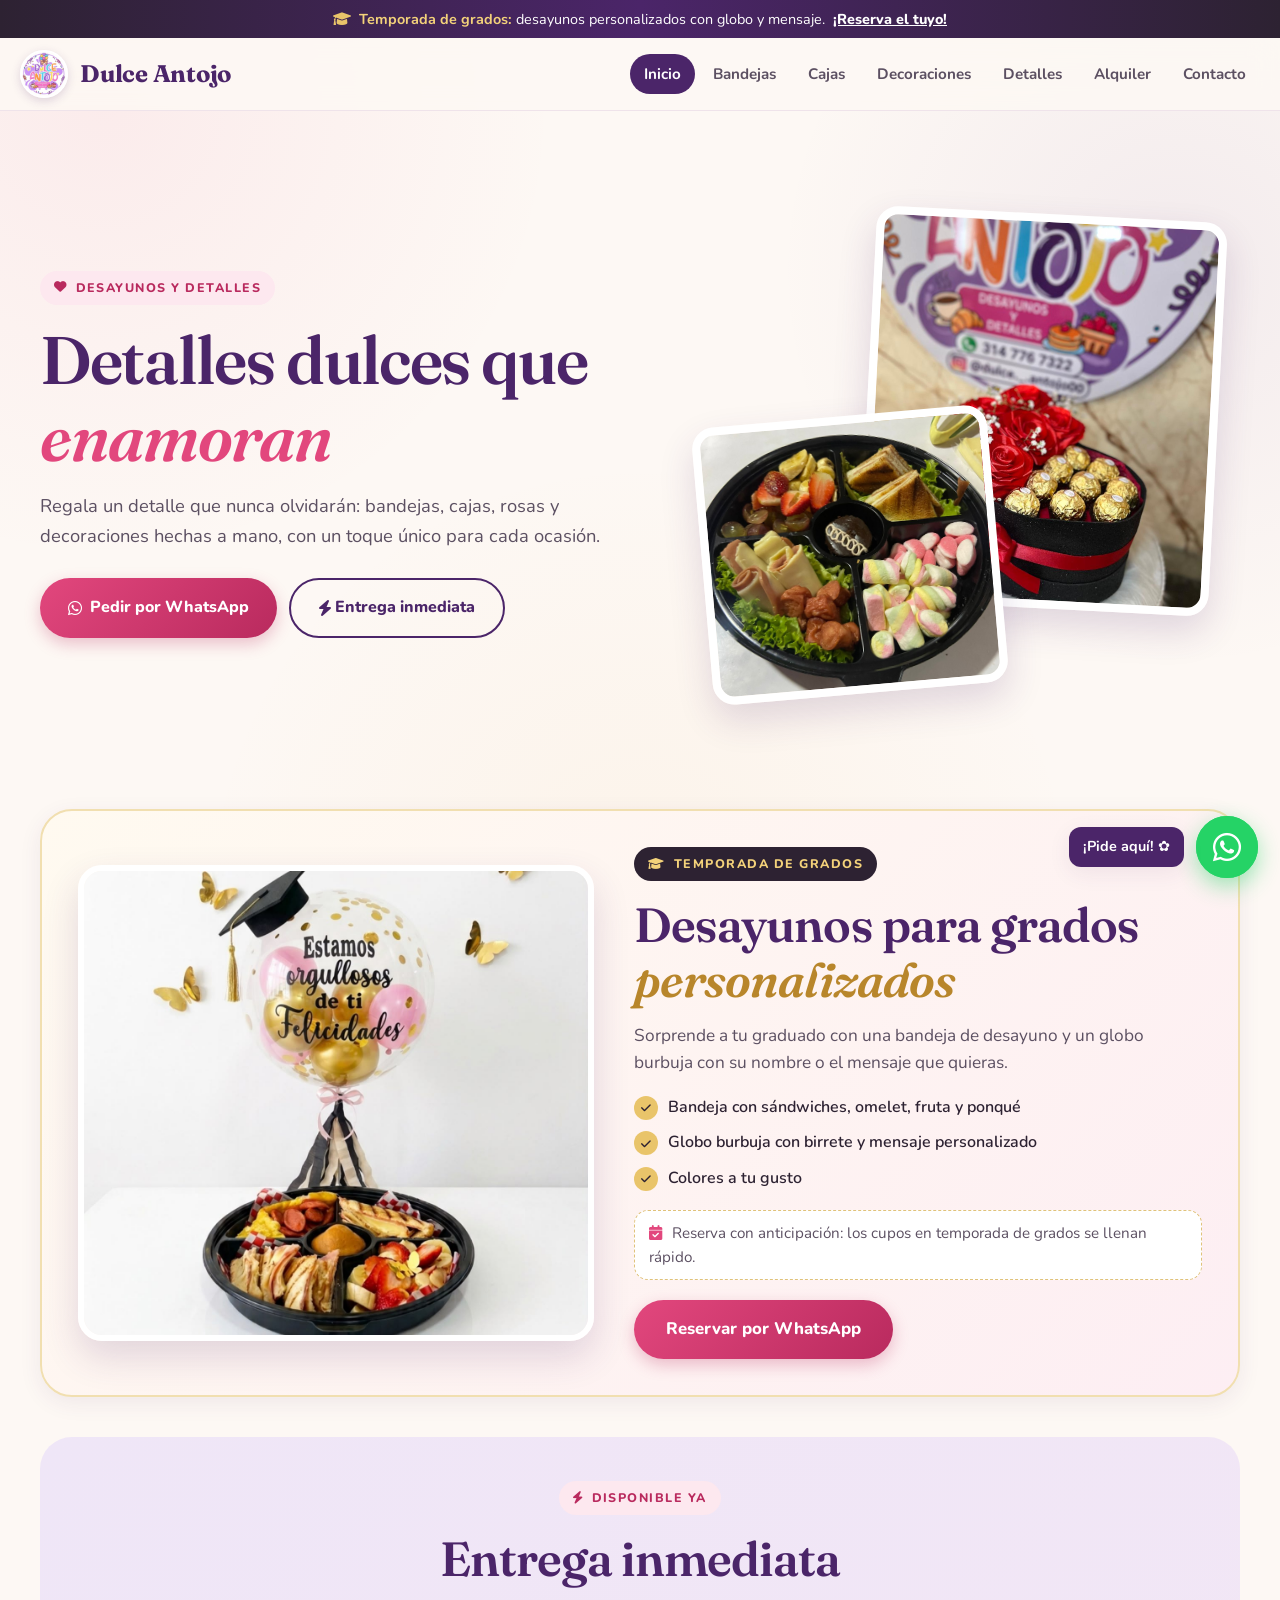
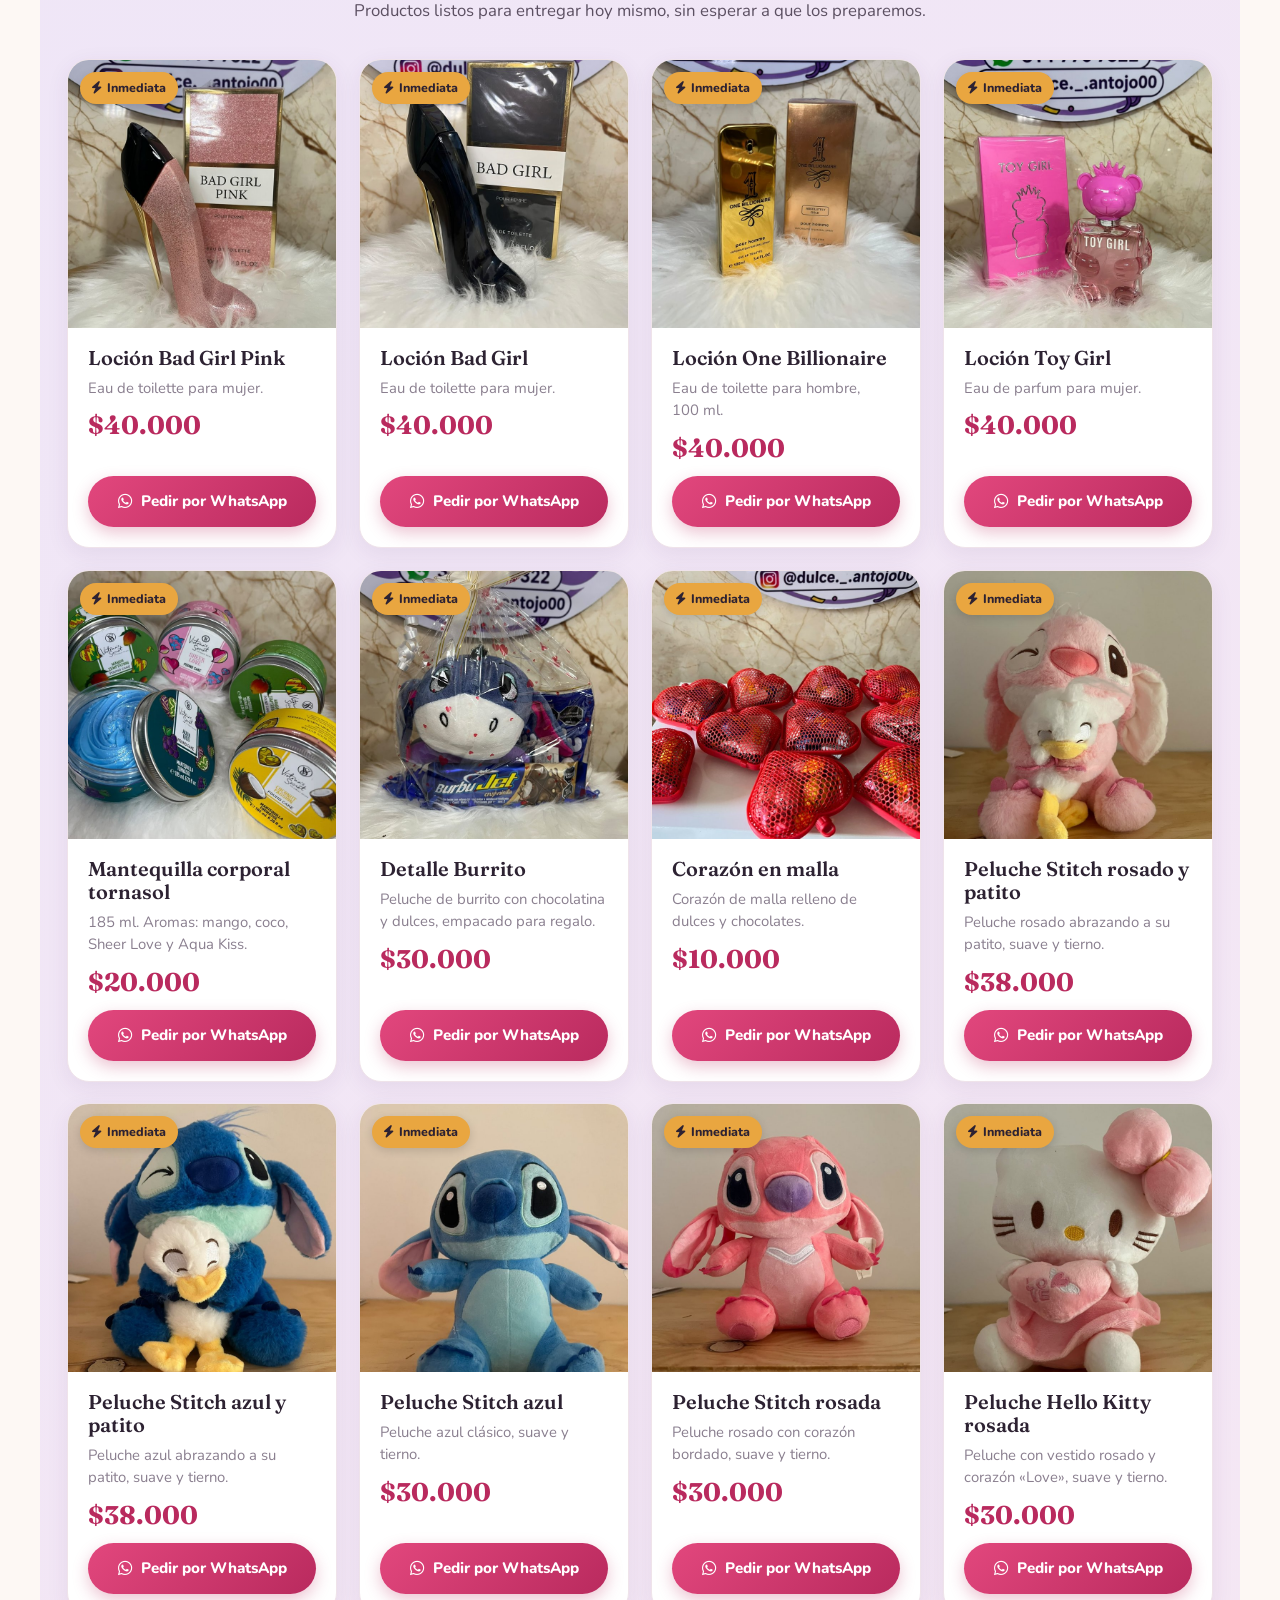
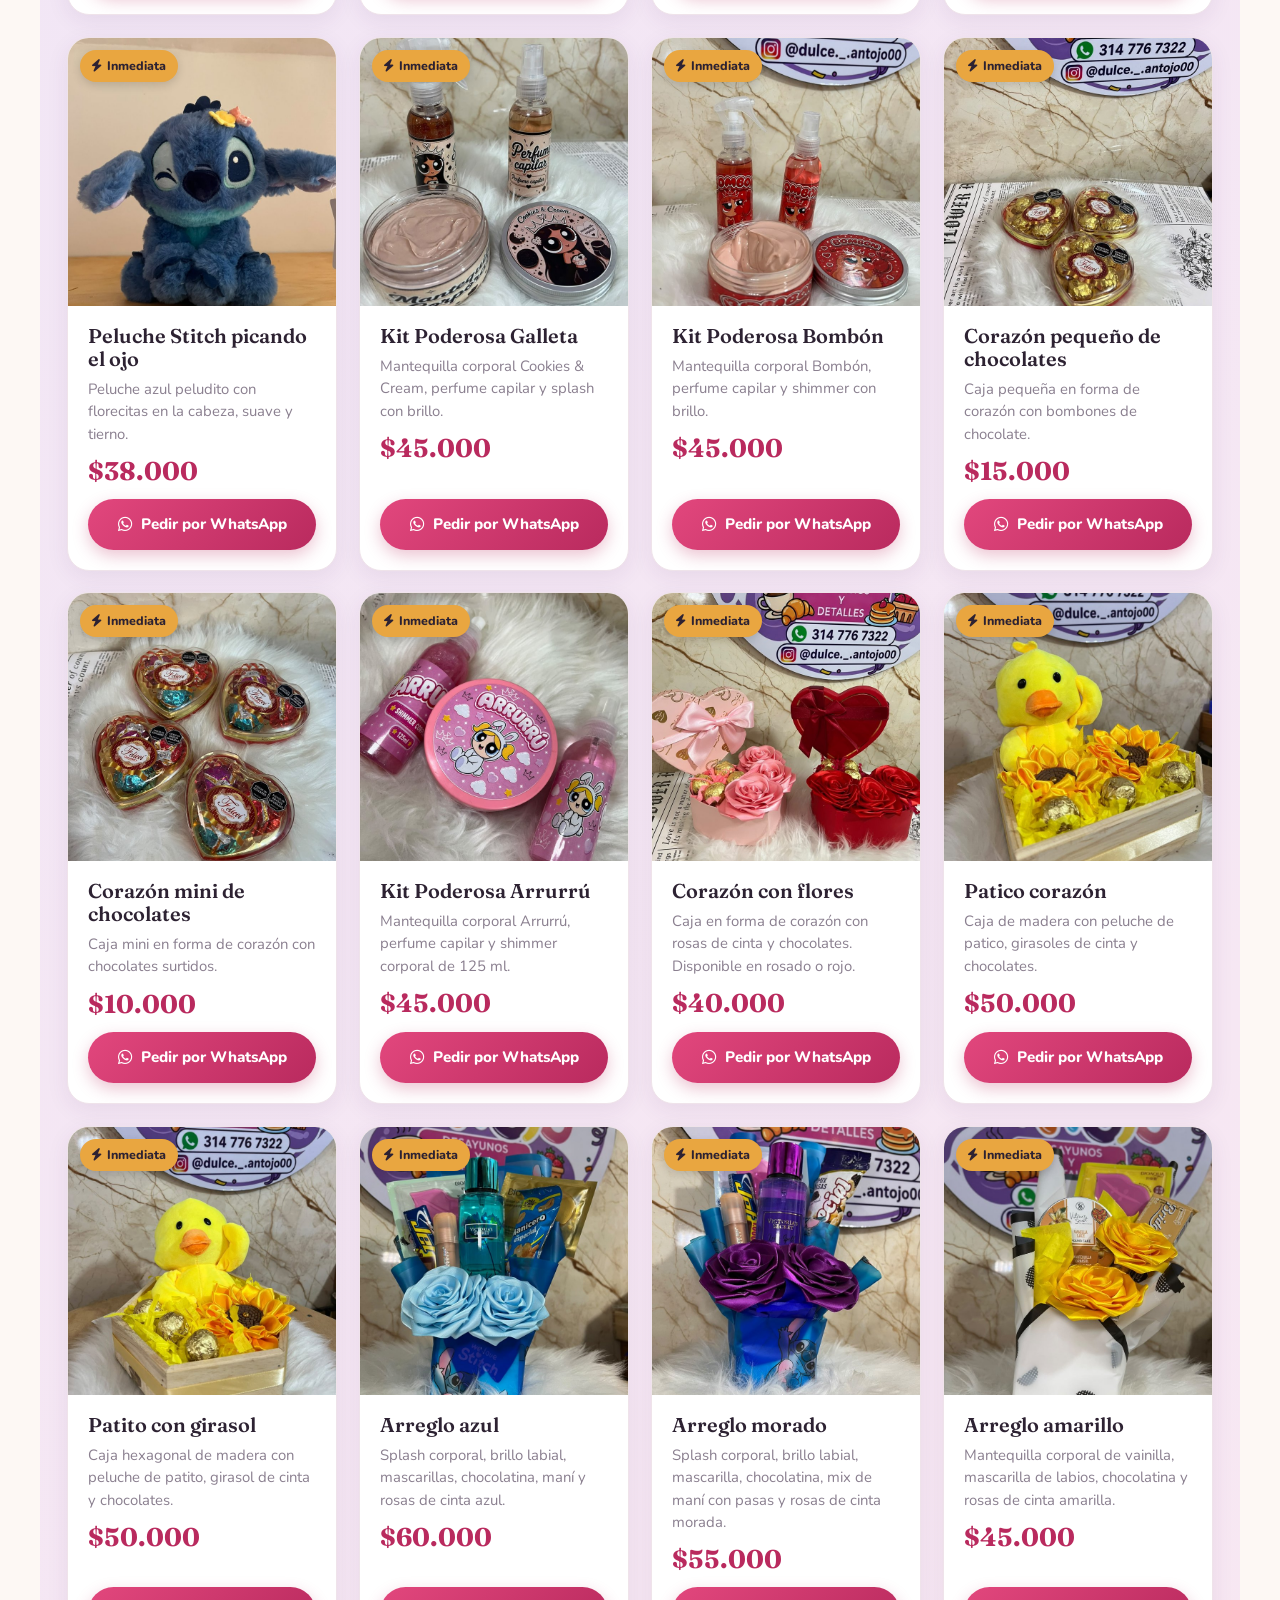
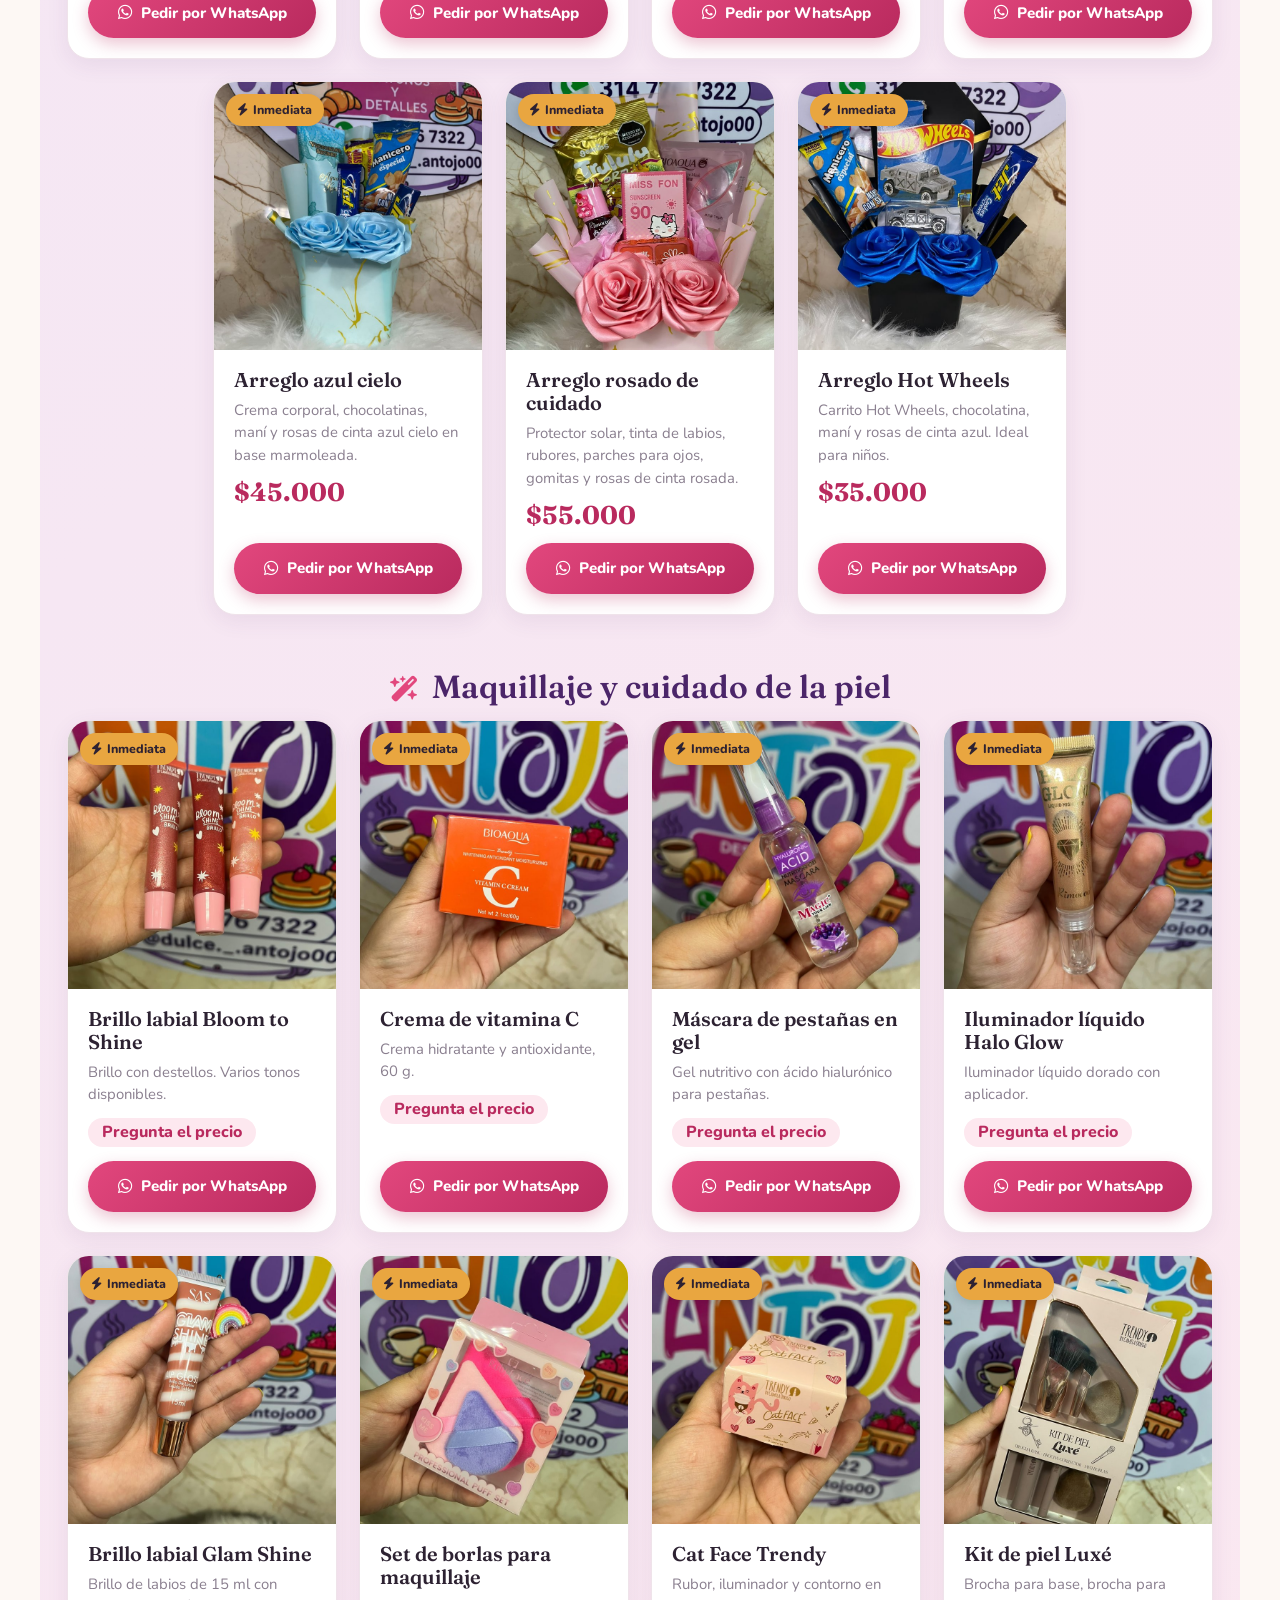
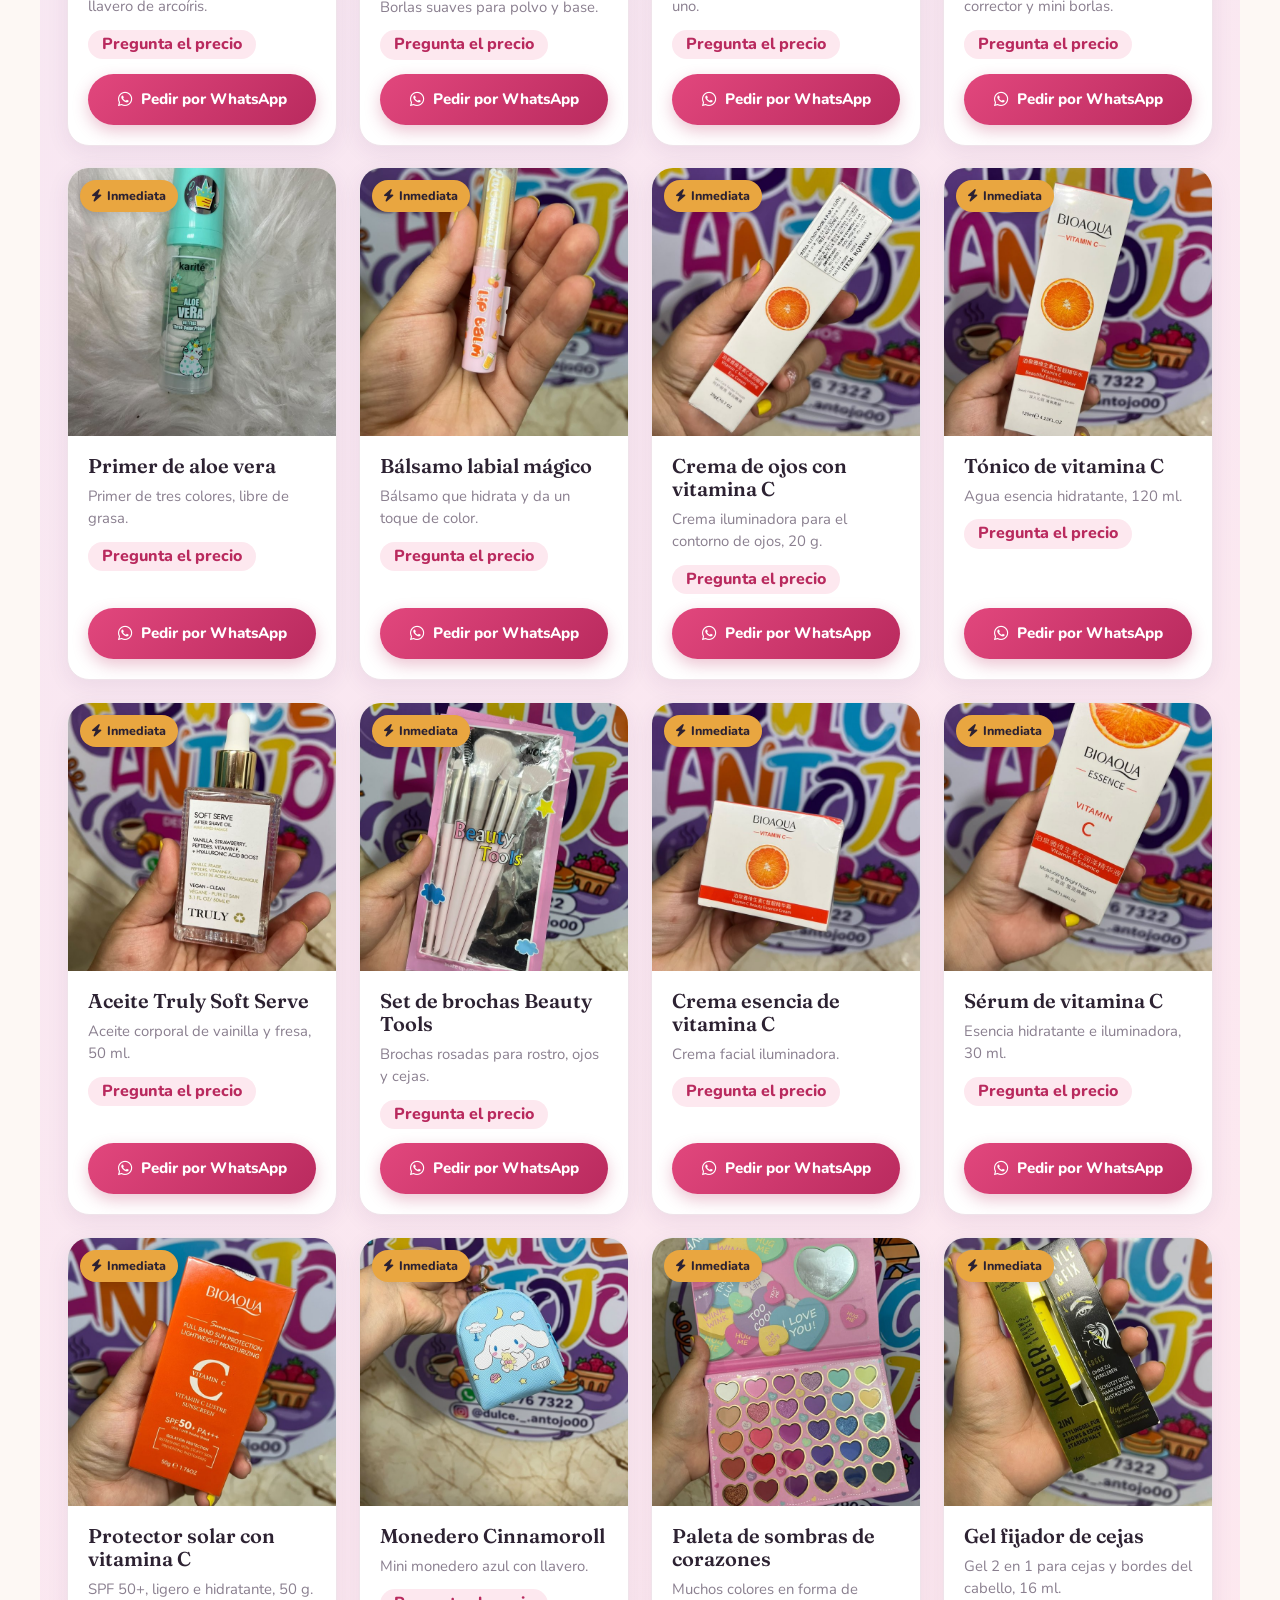
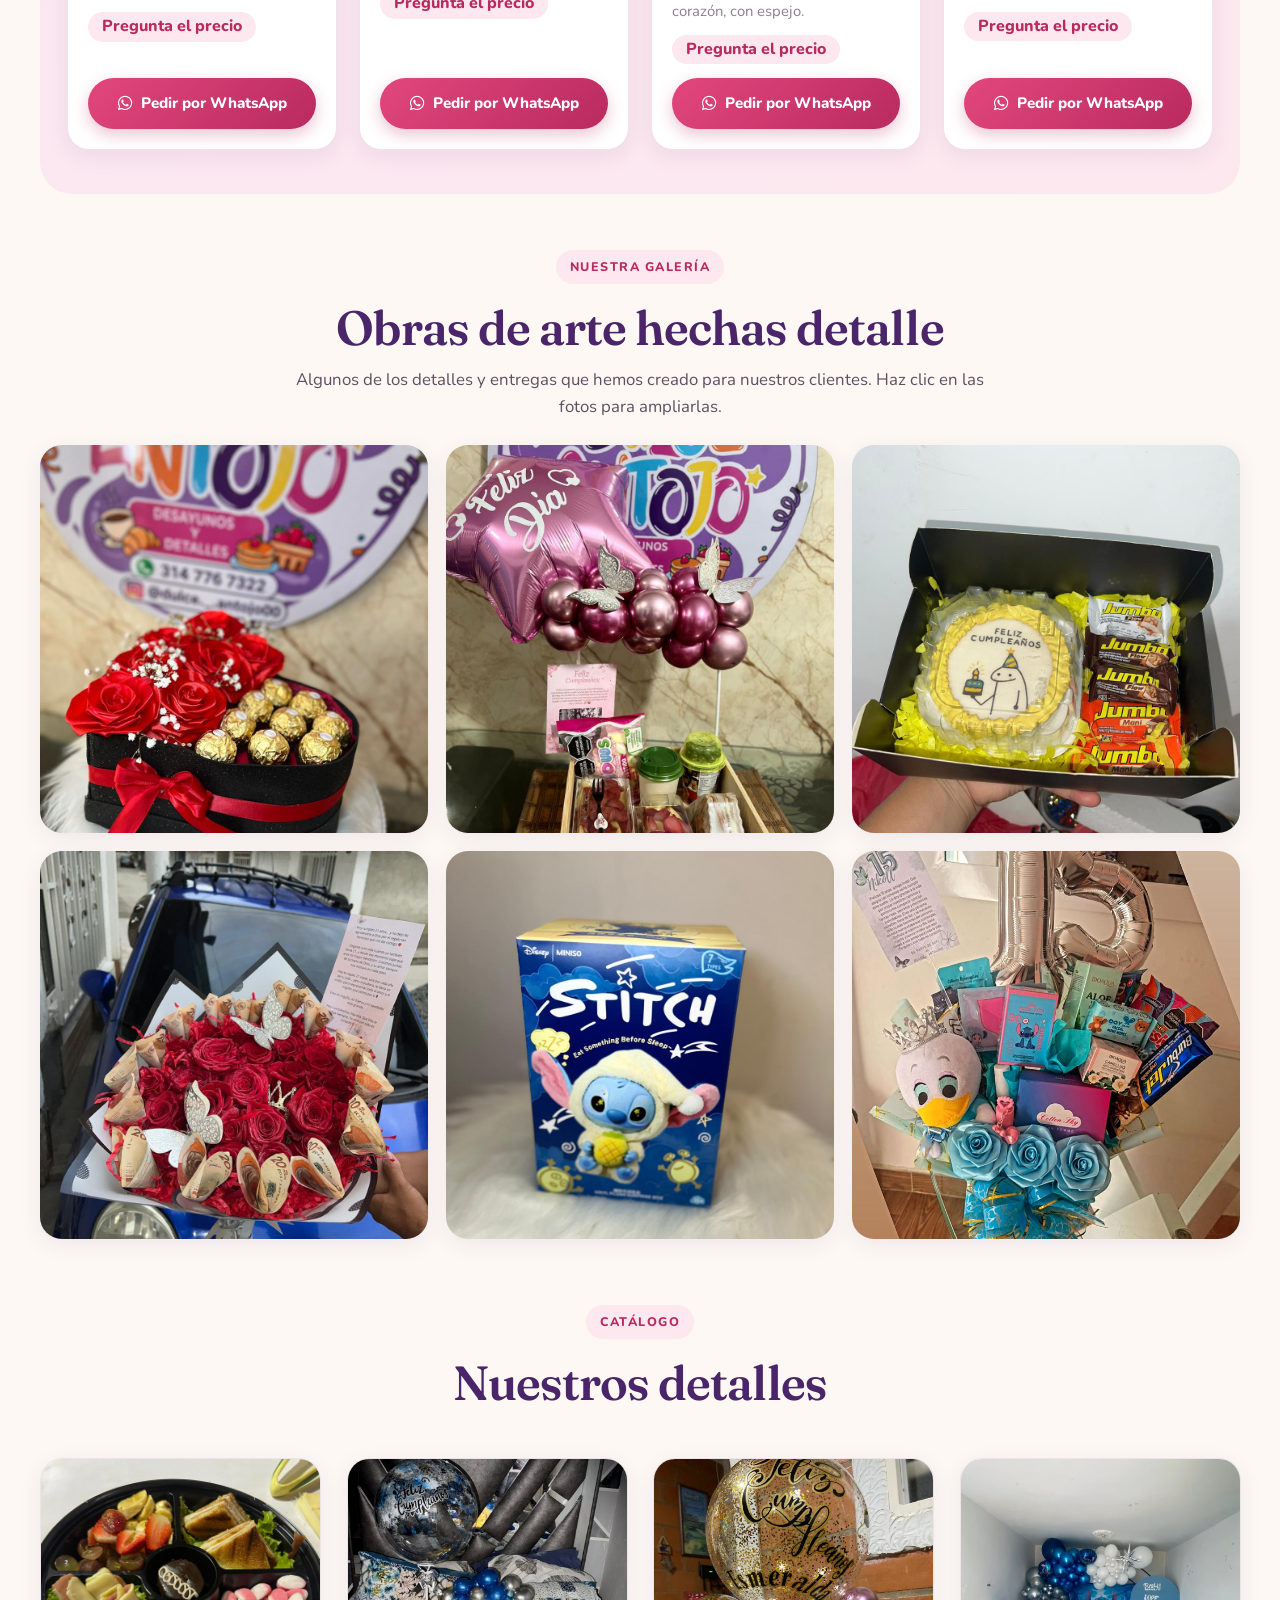
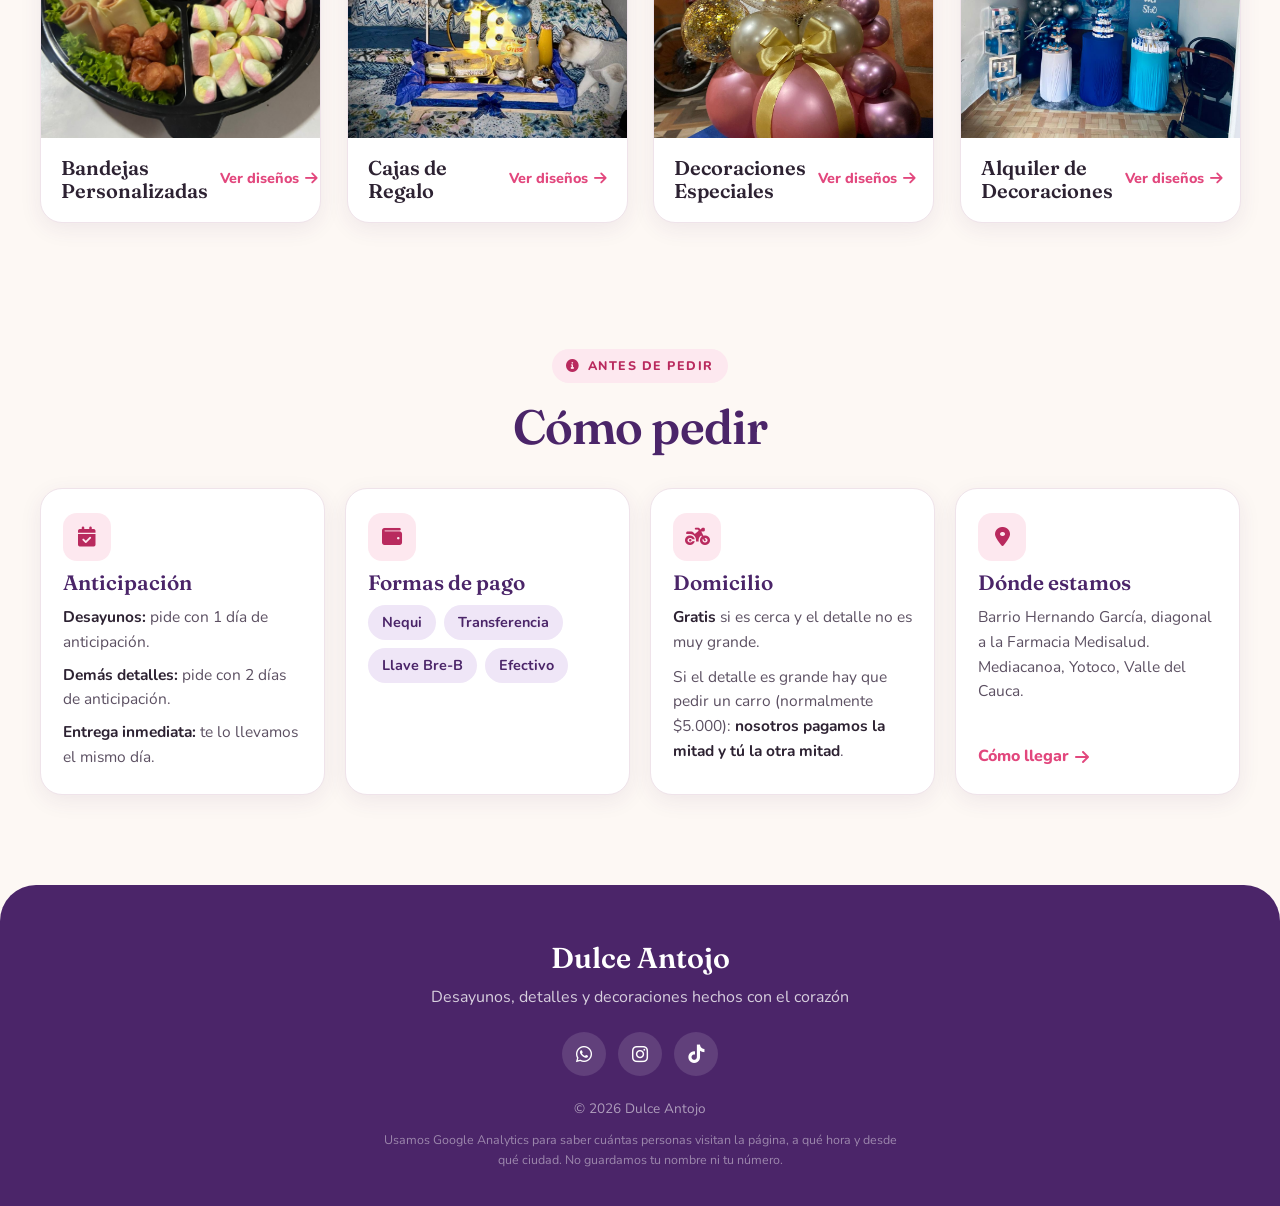
<file: index.html>
<!DOCTYPE html>
<html lang="es">
<head>
    <meta charset="UTF-8">
    <meta name="viewport" content="width=device-width, initial-scale=1.0">
    <meta name="description" content="Desayunos sorpresa, cajas de regalo, ramos, peluches, lociones y decoraciones para toda ocasión. Entrega inmediata y domicilios en Mediacanoa, Yotoco (Valle del Cauca). Pide por WhatsApp.">
    <meta name="theme-color" content="#4b2569">
    <link rel="icon" type="image/png" sizes="32x32" href="img/favicon-32.png">
    <link rel="icon" type="image/png" sizes="192x192" href="img/icono-192.png">
    <link rel="apple-touch-icon" href="img/icono-180.png">
    <link rel="canonical" href="https://jhon-viera.github.io/INDEX/">
    <meta property="og:type" content="website">
    <meta property="og:site_name" content="Dulce Antojo">
    <meta property="og:locale" content="es_CO">
    <meta property="og:title" content="Dulce Antojo | Desayunos sorpresa y detalles en Mediacanoa, Yotoco">
    <meta property="og:description" content="Desayunos sorpresa, cajas de regalo, ramos, peluches, lociones y decoraciones para toda ocasión. Entrega inmediata y domicilios en Mediacanoa, Yotoco (Valle del Cauca). Pide por WhatsApp.">
    <meta property="og:url" content="https://jhon-viera.github.io/INDEX/">
    <meta property="og:image" content="https://jhon-viera.github.io/INDEX/img/vista-previa.jpg">
    <meta property="og:image:width" content="1200">
    <meta property="og:image:height" content="630">
    <meta name="twitter:card" content="summary_large_image">
    <title>Dulce Antojo | Desayunos sorpresa y detalles en Mediacanoa, Yotoco</title>
    <link rel="preconnect" href="https://fonts.googleapis.com">
    <link rel="preconnect" href="https://fonts.gstatic.com" crossorigin>
    <link rel="stylesheet" href="estilos.css">
    <link rel="stylesheet" href="https://cdnjs.cloudflare.com/ajax/libs/font-awesome/6.0.0/css/all.min.css">
    <script type="application/ld+json">
    {"@context":"https://schema.org","@type":"LocalBusiness","name":"Dulce Antojo","description":"Desayunos sorpresa, detalles y decoraciones","telephone":"+57 314 776 7322","image":"https://jhon-viera.github.io/INDEX/img/vista-previa.jpg","url":"https://jhon-viera.github.io/INDEX/","address":{"@type":"PostalAddress","streetAddress":"Barrio Hernando García, diagonal a la Farmacia Medisalud","addressLocality":"Mediacanoa, Yotoco","addressRegion":"Valle del Cauca","addressCountry":"CO"},"paymentAccepted":"Nequi, transferencia, Llave Bre-B, efectivo","sameAs":["https://www.instagram.com/dulce._.antojo00/","https://www.tiktok.com/@dulce.antojo897"]}
    </script>
    <!-- Google Analytics -->
    <script async src="https://www.googletagmanager.com/gtag/js?id=G-75ZVT92NVH"></script>
    <script>
        window.dataLayer = window.dataLayer || [];
        function gtag(){dataLayer.push(arguments);}
        gtag('js', new Date());
        gtag('config', 'G-75ZVT92NVH');
    </script>
</head>
<body>

    <a class="barra-promo" href="https://wa.me/573147767322?text=Hola%21%20Quiero%20un%20desayuno%20para%20grados%20personalizado%20%F0%9F%8E%93" target="_blank" rel="noopener">
        <i class="fas fa-graduation-cap"></i> <strong>Temporada de grados:</strong> desayunos personalizados con globo y mensaje. <span>¡Reserva el tuyo!</span>
    </a>
    <nav class="barra">
    <a href="index.html" class="marca">
        <img src="img/logo.jpeg" alt="Logo Dulce Antojo">
        <span>Dulce Antojo</span>
    </a>
    <div class="menu">
        <a href="index.html" class="activo">Inicio</a>
        <a href="bandeja.html">Bandejas</a>
        <a href="cajas.html">Cajas</a>
        <a href="decoraciones.html">Decoraciones</a>
        <a href="detalles.html">Detalles</a>
        <a href="alquiler.html">Alquiler</a>
        <a href="contacto.html">Contacto</a>
    </div>
</nav>

    <section class="hero hero-inicio">
        <div class="hero-content">
            <span class="etiqueta"><i class="fas fa-heart"></i> Desayunos y detalles</span>
            <h1>Detalles dulces que <em>enamoran</em></h1>
            <p class="hero-texto">Regala un detalle que nunca olvidarán: bandejas, cajas, rosas y decoraciones hechas a mano, con un toque único para cada ocasión.</p>
            <div class="hero-botones">
                <a href="https://wa.me/573147767322" class="btn-pedido" target="_blank">
                    <i class="fab fa-whatsapp"></i> Pedir por WhatsApp
                </a>
                <a href="#entrega-inmediata" class="btn-secundario"><i class="fas fa-bolt"></i>&nbsp;Entrega inmediata</a>
            </div>
        </div>
        <div class="hero-fotos">
            <img src="img/tendencia/tendencia-1.jpeg" alt="Caja de rosas Dulce Antojo" class="foto-a">
            <img src="img/bandejas/BANDEJA 0.jpg" alt="Bandeja de desayuno sorpresa" class="foto-b">
        </div>
    </section>

    <!-- ===== ENTREGA INMEDIATA =====
         Para agregar un producto, copia un bloque <div class="producto-card producto-inmediato"> ... </div>
         y cambia la foto, el nombre, el precio y el mensaje de WhatsApp. -->
    <!-- ===== PROMO GRADOS ===== -->
    <section class="promo-grados" id="grados">
        <div class="promo-grados-foto">
            <img src="img/promo/desayuno-grados-foto.jpg" alt="Desayuno para grados con globo Estamos orgullosos de ti" loading="lazy">
        </div>
        <div class="promo-grados-texto">
            <span class="etiqueta etiqueta-oro"><i class="fas fa-graduation-cap"></i> Temporada de grados</span>
            <h2>Desayunos para grados <em>personalizados</em></h2>
            <p>Sorprende a tu graduado con una bandeja de desayuno y un globo burbuja con su nombre o el mensaje que quieras.</p>
            <ul class="promo-lista">
                <li><i class="fas fa-check"></i> Bandeja con sándwiches, omelet, fruta y ponqué</li>
                <li><i class="fas fa-check"></i> Globo burbuja con birrete y mensaje personalizado</li>
                <li><i class="fas fa-check"></i> Colores a tu gusto</li>
            </ul>
            <p class="promo-nota"><i class="fas fa-calendar-check"></i> Reserva con anticipación: los cupos en temporada de grados se llenan rápido.</p>
            <a href="https://wa.me/573147767322?text=Hola%21%20Quiero%20un%20desayuno%20para%20grados%20personalizado%20%F0%9F%8E%93" class="btn-pedido btn-grande" target="_blank">Reservar por WhatsApp</a>
        </div>
    </section>

    <section class="seccion-inmediata" id="entrega-inmediata">
        <div class="encabezado">
            <span class="etiqueta"><i class="fas fa-bolt"></i> Disponible ya</span>
            <h2 class="titulo">Entrega inmediata</h2>
            <p class="subtitulo-galeria">Productos listos para entregar hoy mismo, sin esperar a que los preparemos.</p>
        </div>

        <div class="galeria galeria-inmediata">

            <div class="producto-card producto-inmediato">
                <span class="insignia-inmediata"><i class="fas fa-bolt"></i> Inmediata</span>
                <img src="img/instantanea/locion-bad-girl-pink.jpg" alt="Loción Bad Girl Pink" loading="lazy">
                <div class="info-producto">
                    <h3>Loción Bad Girl Pink</h3>
                    <p>Eau de toilette para mujer.</p>
                    <span class="precio">$40.000</span>
                    <a href="https://wa.me/573147767322?text=Hola!%20Quiero%20la%20Loci%C3%B3n%20Bad%20Girl%20Pink%20de%20entrega%20inmediata" class="btn-pedido" target="_blank">Pedir por WhatsApp</a>
                </div>
            </div>

            <div class="producto-card producto-inmediato">
                <span class="insignia-inmediata"><i class="fas fa-bolt"></i> Inmediata</span>
                <img src="img/instantanea/locion-bad-girl.jpg" alt="Loción Bad Girl" loading="lazy">
                <div class="info-producto">
                    <h3>Loción Bad Girl</h3>
                    <p>Eau de toilette para mujer.</p>
                    <span class="precio">$40.000</span>
                    <a href="https://wa.me/573147767322?text=Hola!%20Quiero%20la%20Loci%C3%B3n%20Bad%20Girl%20de%20entrega%20inmediata" class="btn-pedido" target="_blank">Pedir por WhatsApp</a>
                </div>
            </div>

            <div class="producto-card producto-inmediato">
                <span class="insignia-inmediata"><i class="fas fa-bolt"></i> Inmediata</span>
                <img src="img/instantanea/locion-one-billionaire.jpg" alt="Loción One Billionaire" loading="lazy">
                <div class="info-producto">
                    <h3>Loción One Billionaire</h3>
                    <p>Eau de toilette para hombre, 100&nbsp;ml.</p>
                    <span class="precio">$40.000</span>
                    <a href="https://wa.me/573147767322?text=Hola!%20Quiero%20la%20Loci%C3%B3n%20One%20Billionaire%20de%20entrega%20inmediata" class="btn-pedido" target="_blank">Pedir por WhatsApp</a>
                </div>
            </div>

            <div class="producto-card producto-inmediato">
                <span class="insignia-inmediata"><i class="fas fa-bolt"></i> Inmediata</span>
                <img src="img/instantanea/locion-toy-girl.jpg" alt="Loción Toy Girl" loading="lazy">
                <div class="info-producto">
                    <h3>Loción Toy Girl</h3>
                    <p>Eau de parfum para mujer.</p>
                    <span class="precio">$40.000</span>
                    <a href="https://wa.me/573147767322?text=Hola%21%20Quiero%20la%20Loci%C3%B3n%20Toy%20Girl%20de%20entrega%20inmediata" class="btn-pedido" target="_blank">Pedir por WhatsApp</a>
                </div>
            </div>

            <div class="producto-card producto-inmediato">
                <span class="insignia-inmediata"><i class="fas fa-bolt"></i> Inmediata</span>
                <img src="img/instantanea/mantequilla-corporal.jpg" alt="Mantequilla corporal tornasol" loading="lazy">
                <div class="info-producto">
                    <h3>Mantequilla corporal tornasol</h3>
                    <p>185&nbsp;ml. Aromas: mango, coco, Sheer Love y Aqua Kiss.</p>
                    <span class="precio">$20.000</span>
                    <a href="https://wa.me/573147767322?text=Hola%21%20Quiero%20la%20Mantequilla%20corporal%20tornasol%20de%20entrega%20inmediata" class="btn-pedido" target="_blank">Pedir por WhatsApp</a>
                </div>
            </div>

            <div class="producto-card producto-inmediato">
                <span class="insignia-inmediata"><i class="fas fa-bolt"></i> Inmediata</span>
                <img src="img/instantanea/detalle-burrito.jpg" alt="Detalle Burrito" loading="lazy" style="object-position: 50% 55%;">
                <div class="info-producto">
                    <h3>Detalle Burrito</h3>
                    <p>Peluche de burrito con chocolatina y dulces, empacado para regalo.</p>
                    <span class="precio">$30.000</span>
                    <a href="https://wa.me/573147767322?text=Hola%21%20Quiero%20la%20Detalle%20Burrito%20de%20entrega%20inmediata" class="btn-pedido" target="_blank">Pedir por WhatsApp</a>
                </div>
            </div>

            <div class="producto-card producto-inmediato">
                <span class="insignia-inmediata"><i class="fas fa-bolt"></i> Inmediata</span>
                <img src="img/instantanea/corazon-malla.jpg" alt="Corazón en malla" loading="lazy">
                <div class="info-producto">
                    <h3>Corazón en malla</h3>
                    <p>Corazón de malla relleno de dulces y chocolates.</p>
                    <span class="precio">$10.000</span>
                    <a href="https://wa.me/573147767322?text=Hola%21%20Quiero%20el%20Coraz%C3%B3n%20en%20malla%20de%20entrega%20inmediata" class="btn-pedido" target="_blank">Pedir por WhatsApp</a>
                </div>
            </div>

            <div class="producto-card producto-inmediato">
                <span class="insignia-inmediata"><i class="fas fa-bolt"></i> Inmediata</span>
                <img src="img/instantanea/peluche-stitch-patito.jpg" alt="Peluche Stitch rosado y patito" loading="lazy" style="object-position: 50% 60%;">
                <div class="info-producto">
                    <h3>Peluche Stitch rosado y patito</h3>
                    <p>Peluche rosado abrazando a su patito, suave y tierno.</p>
                    <span class="precio">$38.000</span>
                    <a href="https://wa.me/573147767322?text=Hola%21%20Quiero%20el%20Peluche%20Stitch%20rosado%20y%20patito%20de%20entrega%20inmediata" class="btn-pedido" target="_blank">Pedir por WhatsApp</a>
                </div>
            </div>

            <div class="producto-card producto-inmediato">
                <span class="insignia-inmediata"><i class="fas fa-bolt"></i> Inmediata</span>
                <img src="img/instantanea/peluche-stitch-azul-patito.jpg" alt="Peluche Stitch azul y patito" loading="lazy" style="object-position: 50% 60%;">
                <div class="info-producto">
                    <h3>Peluche Stitch azul y patito</h3>
                    <p>Peluche azul abrazando a su patito, suave y tierno.</p>
                    <span class="precio">$38.000</span>
                    <a href="https://wa.me/573147767322?text=Hola%21%20Quiero%20el%20Peluche%20Stitch%20azul%20y%20patito%20de%20entrega%20inmediata" class="btn-pedido" target="_blank">Pedir por WhatsApp</a>
                </div>
            </div>

            <div class="producto-card producto-inmediato">
                <span class="insignia-inmediata"><i class="fas fa-bolt"></i> Inmediata</span>
                <img src="img/instantanea/peluche-stitch.jpg" alt="Peluche Stitch azul" loading="lazy" style="object-position: 50% 65%;">
                <div class="info-producto">
                    <h3>Peluche Stitch azul</h3>
                    <p>Peluche azul clásico, suave y tierno.</p>
                    <span class="precio">$30.000</span>
                    <a href="https://wa.me/573147767322?text=Hola%21%20Quiero%20el%20Peluche%20Stitch%20azul%20de%20entrega%20inmediata" class="btn-pedido" target="_blank">Pedir por WhatsApp</a>
                </div>
            </div>

            <div class="producto-card producto-inmediato">
                <span class="insignia-inmediata"><i class="fas fa-bolt"></i> Inmediata</span>
                <img src="img/instantanea/peluche-stitch-rosada.jpg" alt="Peluche Stitch rosada" loading="lazy" style="object-position: 50% 65%;">
                <div class="info-producto">
                    <h3>Peluche Stitch rosada</h3>
                    <p>Peluche rosado con corazón bordado, suave y tierno.</p>
                    <span class="precio">$30.000</span>
                    <a href="https://wa.me/573147767322?text=Hola%21%20Quiero%20el%20Peluche%20Stitch%20rosada%20de%20entrega%20inmediata" class="btn-pedido" target="_blank">Pedir por WhatsApp</a>
                </div>
            </div>

            <div class="producto-card producto-inmediato">
                <span class="insignia-inmediata"><i class="fas fa-bolt"></i> Inmediata</span>
                <img src="img/instantanea/peluche-hello-kitty-rosada.jpg" alt="Peluche Hello Kitty rosada" loading="lazy" style="object-position: 50% 60%;">
                <div class="info-producto">
                    <h3>Peluche Hello Kitty rosada</h3>
                    <p>Peluche con vestido rosado y corazón «Love», suave y tierno.</p>
                    <span class="precio">$30.000</span>
                    <a href="https://wa.me/573147767322?text=Hola%21%20Quiero%20el%20Peluche%20Hello%20Kitty%20rosada%20de%20entrega%20inmediata" class="btn-pedido" target="_blank">Pedir por WhatsApp</a>
                </div>
            </div>

            <div class="producto-card producto-inmediato">
                <span class="insignia-inmediata"><i class="fas fa-bolt"></i> Inmediata</span>
                <img src="img/instantanea/peluche-stitch-guino.jpg" alt="Peluche Stitch picando el ojo" loading="lazy" style="object-position: 50% 70%;">
                <div class="info-producto">
                    <h3>Peluche Stitch picando el ojo</h3>
                    <p>Peluche azul peludito con florecitas en la cabeza, suave y tierno.</p>
                    <span class="precio">$38.000</span>
                    <a href="https://wa.me/573147767322?text=Hola%21%20Quiero%20el%20Peluche%20Stitch%20picando%20el%20ojo%20de%20entrega%20inmediata" class="btn-pedido" target="_blank">Pedir por WhatsApp</a>
                </div>
            </div>

            <div class="producto-card producto-inmediato">
                <span class="insignia-inmediata"><i class="fas fa-bolt"></i> Inmediata</span>
                <img src="img/instantanea/kit-poderosa-galleta.jpg" alt="Kit Poderosa Galleta" loading="lazy">
                <div class="info-producto">
                    <h3>Kit Poderosa Galleta</h3>
                    <p>Mantequilla corporal Cookies &amp; Cream, perfume capilar y splash con brillo.</p>
                    <span class="precio">$45.000</span>
                    <a href="https://wa.me/573147767322?text=Hola%21%20Quiero%20el%20Kit%20Poderosa%20Galleta%20de%20entrega%20inmediata" class="btn-pedido" target="_blank">Pedir por WhatsApp</a>
                </div>
            </div>

            <div class="producto-card producto-inmediato">
                <span class="insignia-inmediata"><i class="fas fa-bolt"></i> Inmediata</span>
                <img src="img/instantanea/kit-poderosa-bombon.jpg" alt="Kit Poderosa Bombón" loading="lazy">
                <div class="info-producto">
                    <h3>Kit Poderosa Bombón</h3>
                    <p>Mantequilla corporal Bombón, perfume capilar y shimmer con brillo.</p>
                    <span class="precio">$45.000</span>
                    <a href="https://wa.me/573147767322?text=Hola%21%20Quiero%20el%20Kit%20Poderosa%20Bomb%C3%B3n%20de%20entrega%20inmediata" class="btn-pedido" target="_blank">Pedir por WhatsApp</a>
                </div>
            </div>

            <div class="producto-card producto-inmediato">
                <span class="insignia-inmediata"><i class="fas fa-bolt"></i> Inmediata</span>
                <img src="img/instantanea/corazon-pequeno-chocolates.jpg" alt="Corazón pequeño de chocolates" loading="lazy" style="object-position: 50% 85%;">
                <div class="info-producto">
                    <h3>Corazón pequeño de chocolates</h3>
                    <p>Caja pequeña en forma de corazón con bombones de chocolate.</p>
                    <span class="precio">$15.000</span>
                    <a href="https://wa.me/573147767322?text=Hola%21%20Quiero%20el%20Coraz%C3%B3n%20peque%C3%B1o%20de%20chocolates%20de%20entrega%20inmediata" class="btn-pedido" target="_blank">Pedir por WhatsApp</a>
                </div>
            </div>

            <div class="producto-card producto-inmediato">
                <span class="insignia-inmediata"><i class="fas fa-bolt"></i> Inmediata</span>
                <img src="img/instantanea/corazon-mini-chocolates.jpg" alt="Corazón mini de chocolates" loading="lazy">
                <div class="info-producto">
                    <h3>Corazón mini de chocolates</h3>
                    <p>Caja mini en forma de corazón con chocolates surtidos.</p>
                    <span class="precio">$10.000</span>
                    <a href="https://wa.me/573147767322?text=Hola%21%20Quiero%20el%20Coraz%C3%B3n%20mini%20de%20chocolates%20de%20entrega%20inmediata" class="btn-pedido" target="_blank">Pedir por WhatsApp</a>
                </div>
            </div>

            <div class="producto-card producto-inmediato">
                <span class="insignia-inmediata"><i class="fas fa-bolt"></i> Inmediata</span>
                <img src="img/instantanea/kit-poderosa-arrurru.jpg" alt="Kit Poderosa Arrurrú" loading="lazy" style="object-position: 50% 50%;">
                <div class="info-producto">
                    <h3>Kit Poderosa Arrurrú</h3>
                    <p>Mantequilla corporal Arrurrú, perfume capilar y shimmer corporal de 125&nbsp;ml.</p>
                    <span class="precio">$45.000</span>
                    <a href="https://wa.me/573147767322?text=Hola%21%20Quiero%20el%20Kit%20Poderosa%20Arrurr%C3%BA%20de%20entrega%20inmediata" class="btn-pedido" target="_blank">Pedir por WhatsApp</a>
                </div>
            </div>

            <div class="producto-card producto-inmediato">
                <span class="insignia-inmediata"><i class="fas fa-bolt"></i> Inmediata</span>
                <img src="img/instantanea/corazon-con-flores.jpg" alt="Corazón con flores" loading="lazy" style="object-position: 50% 85%;">
                <div class="info-producto">
                    <h3>Corazón con flores</h3>
                    <p>Caja en forma de corazón con rosas de cinta y chocolates. Disponible en rosado o rojo.</p>
                    <span class="precio">$40.000</span>
                    <a href="https://wa.me/573147767322?text=Hola%21%20Quiero%20el%20Coraz%C3%B3n%20con%20flores%20de%20entrega%20inmediata" class="btn-pedido" target="_blank">Pedir por WhatsApp</a>
                </div>
            </div>

            <div class="producto-card producto-inmediato">
                <span class="insignia-inmediata"><i class="fas fa-bolt"></i> Inmediata</span>
                <img src="img/instantanea/patico-corazon.jpg" alt="Patico corazón" loading="lazy" style="object-position: 50% 80%;">
                <div class="info-producto">
                    <h3>Patico corazón</h3>
                    <p>Caja de madera con peluche de patico, girasoles de cinta y chocolates.</p>
                    <span class="precio">$50.000</span>
                    <a href="https://wa.me/573147767322?text=Hola%21%20Quiero%20el%20Patico%20coraz%C3%B3n%20de%20entrega%20inmediata" class="btn-pedido" target="_blank">Pedir por WhatsApp</a>
                </div>
            </div>

            <div class="producto-card producto-inmediato">
                <span class="insignia-inmediata"><i class="fas fa-bolt"></i> Inmediata</span>
                <img src="img/instantanea/patito-girasol.jpg" alt="Patito con girasol" loading="lazy" style="object-position: 50% 85%;">
                <div class="info-producto">
                    <h3>Patito con girasol</h3>
                    <p>Caja hexagonal de madera con peluche de patito, girasol de cinta y chocolates.</p>
                    <span class="precio">$50.000</span>
                    <a href="https://wa.me/573147767322?text=Hola%21%20Quiero%20el%20Patito%20con%20girasol%20de%20entrega%20inmediata" class="btn-pedido" target="_blank">Pedir por WhatsApp</a>
                </div>
            </div>

            <div class="producto-card producto-inmediato">
                <span class="insignia-inmediata"><i class="fas fa-bolt"></i> Inmediata</span>
                <img src="img/instantanea/arreglo-azul.jpg" alt="Arreglo azul" loading="lazy" style="object-position: 50% 60%;">
                <div class="info-producto">
                    <h3>Arreglo azul</h3>
                    <p>Splash corporal, brillo labial, mascarillas, chocolatina, maní y rosas de cinta azul.</p>
                    <span class="precio">$60.000</span>
                    <a href="https://wa.me/573147767322?text=Hola%21%20Quiero%20el%20Arreglo%20azul%20de%20entrega%20inmediata" class="btn-pedido" target="_blank">Pedir por WhatsApp</a>
                </div>
            </div>

            <div class="producto-card producto-inmediato">
                <span class="insignia-inmediata"><i class="fas fa-bolt"></i> Inmediata</span>
                <img src="img/instantanea/arreglo-morado.jpg" alt="Arreglo morado" loading="lazy" style="object-position: 50% 60%;">
                <div class="info-producto">
                    <h3>Arreglo morado</h3>
                    <p>Splash corporal, brillo labial, mascarilla, chocolatina, mix de maní con pasas y rosas de cinta morada.</p>
                    <span class="precio">$55.000</span>
                    <a href="https://wa.me/573147767322?text=Hola%21%20Quiero%20el%20Arreglo%20morado%20de%20entrega%20inmediata" class="btn-pedido" target="_blank">Pedir por WhatsApp</a>
                </div>
            </div>

            <div class="producto-card producto-inmediato">
                <span class="insignia-inmediata"><i class="fas fa-bolt"></i> Inmediata</span>
                <img src="img/instantanea/arreglo-amarillo.jpg" alt="Arreglo amarillo" loading="lazy" style="object-position: 50% 55%;">
                <div class="info-producto">
                    <h3>Arreglo amarillo</h3>
                    <p>Mantequilla corporal de vainilla, mascarilla de labios, chocolatina y rosas de cinta amarilla.</p>
                    <span class="precio">$45.000</span>
                    <a href="https://wa.me/573147767322?text=Hola%21%20Quiero%20el%20Arreglo%20amarillo%20de%20entrega%20inmediata" class="btn-pedido" target="_blank">Pedir por WhatsApp</a>
                </div>
            </div>

            <div class="producto-card producto-inmediato">
                <span class="insignia-inmediata"><i class="fas fa-bolt"></i> Inmediata</span>
                <img src="img/instantanea/arreglo-azul-cielo.jpg" alt="Arreglo azul cielo" loading="lazy" style="object-position: 50% 60%;">
                <div class="info-producto">
                    <h3>Arreglo azul cielo</h3>
                    <p>Crema corporal, chocolatinas, maní y rosas de cinta azul cielo en base marmoleada.</p>
                    <span class="precio">$45.000</span>
                    <a href="https://wa.me/573147767322?text=Hola%21%20Quiero%20el%20Arreglo%20azul%20cielo%20de%20entrega%20inmediata" class="btn-pedido" target="_blank">Pedir por WhatsApp</a>
                </div>
            </div>

            <div class="producto-card producto-inmediato">
                <span class="insignia-inmediata"><i class="fas fa-bolt"></i> Inmediata</span>
                <img src="img/instantanea/arreglo-rosado-skincare.jpg" alt="Arreglo rosado de cuidado" loading="lazy" style="object-position: 50% 55%;">
                <div class="info-producto">
                    <h3>Arreglo rosado de cuidado</h3>
                    <p>Protector solar, tinta de labios, rubores, parches para ojos, gomitas y rosas de cinta rosada.</p>
                    <span class="precio">$55.000</span>
                    <a href="https://wa.me/573147767322?text=Hola%21%20Quiero%20el%20Arreglo%20rosado%20de%20cuidado%20de%20entrega%20inmediata" class="btn-pedido" target="_blank">Pedir por WhatsApp</a>
                </div>
            </div>

            <div class="producto-card producto-inmediato">
                <span class="insignia-inmediata"><i class="fas fa-bolt"></i> Inmediata</span>
                <img src="img/instantanea/arreglo-hot-wheels.jpg" alt="Arreglo Hot Wheels" loading="lazy" style="object-position: 50% 50%;">
                <div class="info-producto">
                    <h3>Arreglo Hot Wheels</h3>
                    <p>Carrito Hot Wheels, chocolatina, maní y rosas de cinta azul. Ideal para niños.</p>
                    <span class="precio">$35.000</span>
                    <a href="https://wa.me/573147767322?text=Hola%21%20Quiero%20el%20Arreglo%20Hot%20Wheels%20de%20entrega%20inmediata" class="btn-pedido" target="_blank">Pedir por WhatsApp</a>
                </div>
            </div>

        </div>

        <h3 class="subtitulo-inmediata"><i class="fas fa-wand-magic-sparkles"></i> Maquillaje y cuidado de la piel</h3>
        <div class="galeria galeria-inmediata" id="inmediata-belleza">
            <div class="producto-card producto-inmediato">
                <span class="insignia-inmediata"><i class="fas fa-bolt"></i> Inmediata</span>
                <img src="img/instantanea/brillo-bloom-to-shine.jpg" alt="Brillo labial Bloom to Shine" loading="lazy">
                <div class="info-producto">
                    <h3>Brillo labial Bloom to Shine</h3>
                    <p>Brillo con destellos. Varios tonos disponibles.</p>
                    <span class="precio precio-consultar">Pregunta el precio</span>
                    <a href="https://wa.me/573147767322?text=Hola%21%20Me%20interesa%3A%20Brillo%20labial%20Bloom%20to%20Shine%20%28entrega%20inmediata%29.%20%C2%BFQu%C3%A9%20precio%20tiene%3F" class="btn-pedido" target="_blank">Pedir por WhatsApp</a>
                </div>
            </div>

            <div class="producto-card producto-inmediato">
                <span class="insignia-inmediata"><i class="fas fa-bolt"></i> Inmediata</span>
                <img src="img/instantanea/crema-vitamina-c.jpg" alt="Crema de vitamina C" loading="lazy">
                <div class="info-producto">
                    <h3>Crema de vitamina C</h3>
                    <p>Crema hidratante y antioxidante, 60 g.</p>
                    <span class="precio precio-consultar">Pregunta el precio</span>
                    <a href="https://wa.me/573147767322?text=Hola%21%20Me%20interesa%3A%20Crema%20de%20vitamina%20C%20%28entrega%20inmediata%29.%20%C2%BFQu%C3%A9%20precio%20tiene%3F" class="btn-pedido" target="_blank">Pedir por WhatsApp</a>
                </div>
            </div>

            <div class="producto-card producto-inmediato">
                <span class="insignia-inmediata"><i class="fas fa-bolt"></i> Inmediata</span>
                <img src="img/instantanea/mascara-acido-hialuronico.jpg" alt="Máscara de pestañas en gel" loading="lazy">
                <div class="info-producto">
                    <h3>Máscara de pestañas en gel</h3>
                    <p>Gel nutritivo con ácido hialurónico para pestañas.</p>
                    <span class="precio precio-consultar">Pregunta el precio</span>
                    <a href="https://wa.me/573147767322?text=Hola%21%20Me%20interesa%3A%20M%C3%A1scara%20de%20pesta%C3%B1as%20en%20gel%20%28entrega%20inmediata%29.%20%C2%BFQu%C3%A9%20precio%20tiene%3F" class="btn-pedido" target="_blank">Pedir por WhatsApp</a>
                </div>
            </div>

            <div class="producto-card producto-inmediato">
                <span class="insignia-inmediata"><i class="fas fa-bolt"></i> Inmediata</span>
                <img src="img/instantanea/iluminador-halo-glow.jpg" alt="Iluminador líquido Halo Glow" loading="lazy">
                <div class="info-producto">
                    <h3>Iluminador líquido Halo Glow</h3>
                    <p>Iluminador líquido dorado con aplicador.</p>
                    <span class="precio precio-consultar">Pregunta el precio</span>
                    <a href="https://wa.me/573147767322?text=Hola%21%20Me%20interesa%3A%20Iluminador%20l%C3%ADquido%20Halo%20Glow%20%28entrega%20inmediata%29.%20%C2%BFQu%C3%A9%20precio%20tiene%3F" class="btn-pedido" target="_blank">Pedir por WhatsApp</a>
                </div>
            </div>

            <div class="producto-card producto-inmediato">
                <span class="insignia-inmediata"><i class="fas fa-bolt"></i> Inmediata</span>
                <img src="img/instantanea/brillo-glam-shine.jpg" alt="Brillo labial Glam Shine" loading="lazy">
                <div class="info-producto">
                    <h3>Brillo labial Glam Shine</h3>
                    <p>Brillo de labios de 15 ml con llavero de arcoíris.</p>
                    <span class="precio precio-consultar">Pregunta el precio</span>
                    <a href="https://wa.me/573147767322?text=Hola%21%20Me%20interesa%3A%20Brillo%20labial%20Glam%20Shine%20%28entrega%20inmediata%29.%20%C2%BFQu%C3%A9%20precio%20tiene%3F" class="btn-pedido" target="_blank">Pedir por WhatsApp</a>
                </div>
            </div>

            <div class="producto-card producto-inmediato">
                <span class="insignia-inmediata"><i class="fas fa-bolt"></i> Inmediata</span>
                <img src="img/instantanea/set-borlas.jpg" alt="Set de borlas para maquillaje" loading="lazy">
                <div class="info-producto">
                    <h3>Set de borlas para maquillaje</h3>
                    <p>Borlas suaves para polvo y base.</p>
                    <span class="precio precio-consultar">Pregunta el precio</span>
                    <a href="https://wa.me/573147767322?text=Hola%21%20Me%20interesa%3A%20Set%20de%20borlas%20para%20maquillaje%20%28entrega%20inmediata%29.%20%C2%BFQu%C3%A9%20precio%20tiene%3F" class="btn-pedido" target="_blank">Pedir por WhatsApp</a>
                </div>
            </div>

            <div class="producto-card producto-inmediato">
                <span class="insignia-inmediata"><i class="fas fa-bolt"></i> Inmediata</span>
                <img src="img/instantanea/cat-face-trendy.jpg" alt="Cat Face Trendy" loading="lazy">
                <div class="info-producto">
                    <h3>Cat Face Trendy</h3>
                    <p>Rubor, iluminador y contorno en uno.</p>
                    <span class="precio precio-consultar">Pregunta el precio</span>
                    <a href="https://wa.me/573147767322?text=Hola%21%20Me%20interesa%3A%20Cat%20Face%20Trendy%20%28entrega%20inmediata%29.%20%C2%BFQu%C3%A9%20precio%20tiene%3F" class="btn-pedido" target="_blank">Pedir por WhatsApp</a>
                </div>
            </div>

            <div class="producto-card producto-inmediato">
                <span class="insignia-inmediata"><i class="fas fa-bolt"></i> Inmediata</span>
                <img src="img/instantanea/kit-piel-luxe.jpg" alt="Kit de piel Luxé" loading="lazy">
                <div class="info-producto">
                    <h3>Kit de piel Luxé</h3>
                    <p>Brocha para base, brocha para corrector y mini borlas.</p>
                    <span class="precio precio-consultar">Pregunta el precio</span>
                    <a href="https://wa.me/573147767322?text=Hola%21%20Me%20interesa%3A%20Kit%20de%20piel%20Lux%C3%A9%20%28entrega%20inmediata%29.%20%C2%BFQu%C3%A9%20precio%20tiene%3F" class="btn-pedido" target="_blank">Pedir por WhatsApp</a>
                </div>
            </div>

            <div class="producto-card producto-inmediato">
                <span class="insignia-inmediata"><i class="fas fa-bolt"></i> Inmediata</span>
                <img src="img/instantanea/primer-aloe-vera.jpg" alt="Primer de aloe vera" loading="lazy">
                <div class="info-producto">
                    <h3>Primer de aloe vera</h3>
                    <p>Primer de tres colores, libre de grasa.</p>
                    <span class="precio precio-consultar">Pregunta el precio</span>
                    <a href="https://wa.me/573147767322?text=Hola%21%20Me%20interesa%3A%20Primer%20de%20aloe%20vera%20%28entrega%20inmediata%29.%20%C2%BFQu%C3%A9%20precio%20tiene%3F" class="btn-pedido" target="_blank">Pedir por WhatsApp</a>
                </div>
            </div>

            <div class="producto-card producto-inmediato">
                <span class="insignia-inmediata"><i class="fas fa-bolt"></i> Inmediata</span>
                <img src="img/instantanea/balsamo-labial-magico.jpg" alt="Bálsamo labial mágico" loading="lazy">
                <div class="info-producto">
                    <h3>Bálsamo labial mágico</h3>
                    <p>Bálsamo que hidrata y da un toque de color.</p>
                    <span class="precio precio-consultar">Pregunta el precio</span>
                    <a href="https://wa.me/573147767322?text=Hola%21%20Me%20interesa%3A%20B%C3%A1lsamo%20labial%20m%C3%A1gico%20%28entrega%20inmediata%29.%20%C2%BFQu%C3%A9%20precio%20tiene%3F" class="btn-pedido" target="_blank">Pedir por WhatsApp</a>
                </div>
            </div>

            <div class="producto-card producto-inmediato">
                <span class="insignia-inmediata"><i class="fas fa-bolt"></i> Inmediata</span>
                <img src="img/instantanea/crema-ojos-vitamina-c.jpg" alt="Crema de ojos con vitamina C" loading="lazy">
                <div class="info-producto">
                    <h3>Crema de ojos con vitamina C</h3>
                    <p>Crema iluminadora para el contorno de ojos, 20 g.</p>
                    <span class="precio precio-consultar">Pregunta el precio</span>
                    <a href="https://wa.me/573147767322?text=Hola%21%20Me%20interesa%3A%20Crema%20de%20ojos%20con%20vitamina%20C%20%28entrega%20inmediata%29.%20%C2%BFQu%C3%A9%20precio%20tiene%3F" class="btn-pedido" target="_blank">Pedir por WhatsApp</a>
                </div>
            </div>

            <div class="producto-card producto-inmediato">
                <span class="insignia-inmediata"><i class="fas fa-bolt"></i> Inmediata</span>
                <img src="img/instantanea/agua-esencia-vitamina-c.jpg" alt="Tónico de vitamina C" loading="lazy">
                <div class="info-producto">
                    <h3>Tónico de vitamina C</h3>
                    <p>Agua esencia hidratante, 120 ml.</p>
                    <span class="precio precio-consultar">Pregunta el precio</span>
                    <a href="https://wa.me/573147767322?text=Hola%21%20Me%20interesa%3A%20T%C3%B3nico%20de%20vitamina%20C%20%28entrega%20inmediata%29.%20%C2%BFQu%C3%A9%20precio%20tiene%3F" class="btn-pedido" target="_blank">Pedir por WhatsApp</a>
                </div>
            </div>

            <div class="producto-card producto-inmediato">
                <span class="insignia-inmediata"><i class="fas fa-bolt"></i> Inmediata</span>
                <img src="img/instantanea/aceite-truly-soft-serve.jpg" alt="Aceite Truly Soft Serve" loading="lazy">
                <div class="info-producto">
                    <h3>Aceite Truly Soft Serve</h3>
                    <p>Aceite corporal de vainilla y fresa, 50 ml.</p>
                    <span class="precio precio-consultar">Pregunta el precio</span>
                    <a href="https://wa.me/573147767322?text=Hola%21%20Me%20interesa%3A%20Aceite%20Truly%20Soft%20Serve%20%28entrega%20inmediata%29.%20%C2%BFQu%C3%A9%20precio%20tiene%3F" class="btn-pedido" target="_blank">Pedir por WhatsApp</a>
                </div>
            </div>

            <div class="producto-card producto-inmediato">
                <span class="insignia-inmediata"><i class="fas fa-bolt"></i> Inmediata</span>
                <img src="img/instantanea/set-brochas-beauty-tools.jpg" alt="Set de brochas Beauty Tools" loading="lazy">
                <div class="info-producto">
                    <h3>Set de brochas Beauty Tools</h3>
                    <p>Brochas rosadas para rostro, ojos y cejas.</p>
                    <span class="precio precio-consultar">Pregunta el precio</span>
                    <a href="https://wa.me/573147767322?text=Hola%21%20Me%20interesa%3A%20Set%20de%20brochas%20Beauty%20Tools%20%28entrega%20inmediata%29.%20%C2%BFQu%C3%A9%20precio%20tiene%3F" class="btn-pedido" target="_blank">Pedir por WhatsApp</a>
                </div>
            </div>

            <div class="producto-card producto-inmediato">
                <span class="insignia-inmediata"><i class="fas fa-bolt"></i> Inmediata</span>
                <img src="img/instantanea/crema-esencia-vitamina-c.jpg" alt="Crema esencia de vitamina C" loading="lazy">
                <div class="info-producto">
                    <h3>Crema esencia de vitamina C</h3>
                    <p>Crema facial iluminadora.</p>
                    <span class="precio precio-consultar">Pregunta el precio</span>
                    <a href="https://wa.me/573147767322?text=Hola%21%20Me%20interesa%3A%20Crema%20esencia%20de%20vitamina%20C%20%28entrega%20inmediata%29.%20%C2%BFQu%C3%A9%20precio%20tiene%3F" class="btn-pedido" target="_blank">Pedir por WhatsApp</a>
                </div>
            </div>

            <div class="producto-card producto-inmediato">
                <span class="insignia-inmediata"><i class="fas fa-bolt"></i> Inmediata</span>
                <img src="img/instantanea/serum-vitamina-c.jpg" alt="Sérum de vitamina C" loading="lazy">
                <div class="info-producto">
                    <h3>Sérum de vitamina C</h3>
                    <p>Esencia hidratante e iluminadora, 30 ml.</p>
                    <span class="precio precio-consultar">Pregunta el precio</span>
                    <a href="https://wa.me/573147767322?text=Hola%21%20Me%20interesa%3A%20S%C3%A9rum%20de%20vitamina%20C%20%28entrega%20inmediata%29.%20%C2%BFQu%C3%A9%20precio%20tiene%3F" class="btn-pedido" target="_blank">Pedir por WhatsApp</a>
                </div>
            </div>

            <div class="producto-card producto-inmediato">
                <span class="insignia-inmediata"><i class="fas fa-bolt"></i> Inmediata</span>
                <img src="img/instantanea/protector-solar-vitamina-c.jpg" alt="Protector solar con vitamina C" loading="lazy">
                <div class="info-producto">
                    <h3>Protector solar con vitamina C</h3>
                    <p>SPF 50+, ligero e hidratante, 50 g.</p>
                    <span class="precio precio-consultar">Pregunta el precio</span>
                    <a href="https://wa.me/573147767322?text=Hola%21%20Me%20interesa%3A%20Protector%20solar%20con%20vitamina%20C%20%28entrega%20inmediata%29.%20%C2%BFQu%C3%A9%20precio%20tiene%3F" class="btn-pedido" target="_blank">Pedir por WhatsApp</a>
                </div>
            </div>

            <div class="producto-card producto-inmediato">
                <span class="insignia-inmediata"><i class="fas fa-bolt"></i> Inmediata</span>
                <img src="img/instantanea/monedero-cinnamoroll.jpg" alt="Monedero Cinnamoroll" loading="lazy">
                <div class="info-producto">
                    <h3>Monedero Cinnamoroll</h3>
                    <p>Mini monedero azul con llavero.</p>
                    <span class="precio precio-consultar">Pregunta el precio</span>
                    <a href="https://wa.me/573147767322?text=Hola%21%20Me%20interesa%3A%20Monedero%20Cinnamoroll%20%28entrega%20inmediata%29.%20%C2%BFQu%C3%A9%20precio%20tiene%3F" class="btn-pedido" target="_blank">Pedir por WhatsApp</a>
                </div>
            </div>

            <div class="producto-card producto-inmediato">
                <span class="insignia-inmediata"><i class="fas fa-bolt"></i> Inmediata</span>
                <img src="img/instantanea/paleta-sombras-corazones.jpg" alt="Paleta de sombras de corazones" loading="lazy">
                <div class="info-producto">
                    <h3>Paleta de sombras de corazones</h3>
                    <p>Muchos colores en forma de corazón, con espejo.</p>
                    <span class="precio precio-consultar">Pregunta el precio</span>
                    <a href="https://wa.me/573147767322?text=Hola%21%20Me%20interesa%3A%20Paleta%20de%20sombras%20de%20corazones%20%28entrega%20inmediata%29.%20%C2%BFQu%C3%A9%20precio%20tiene%3F" class="btn-pedido" target="_blank">Pedir por WhatsApp</a>
                </div>
            </div>

            <div class="producto-card producto-inmediato">
                <span class="insignia-inmediata"><i class="fas fa-bolt"></i> Inmediata</span>
                <img src="img/instantanea/gel-cejas-kleber.jpg" alt="Gel fijador de cejas" loading="lazy">
                <div class="info-producto">
                    <h3>Gel fijador de cejas</h3>
                    <p>Gel 2 en 1 para cejas y bordes del cabello, 16 ml.</p>
                    <span class="precio precio-consultar">Pregunta el precio</span>
                    <a href="https://wa.me/573147767322?text=Hola%21%20Me%20interesa%3A%20Gel%20fijador%20de%20cejas%20%28entrega%20inmediata%29.%20%C2%BFQu%C3%A9%20precio%20tiene%3F" class="btn-pedido" target="_blank">Pedir por WhatsApp</a>
                </div>
            </div>

        </div>
    </section>

    <section class="seccion-galeria">
        <div class="encabezado">
            <span class="etiqueta">Nuestra galería</span>
            <h2 class="titulo">Obras de arte hechas detalle</h2>
            <p class="subtitulo-galeria">Algunos de los detalles y entregas que hemos creado para nuestros clientes. Haz clic en las fotos para ampliarlas.</p>
        </div>

        <div class="galeria-grid">
            <!-- Imagen 1 -->
            <div class="galeria-item">
                <img src="img/tendencia/tendencia-1.jpeg" alt="Detalle Dulce Antojo" class="img-zoomable" loading="lazy">
            </div>
            <!-- Imagen 2 -->
            <div class="galeria-item">
                <img src="img/tendencia/tendencia-2.jpeg" alt="Detalle Dulce Antojo" class="img-zoomable" loading="lazy">
            </div>
            <!-- Imagen 3 -->
            <div class="galeria-item">
                <img src="img/tendencia/tendencia-3.jpeg" alt="Detalle Dulce Antojo" class="img-zoomable" loading="lazy">
            </div>
            <!-- Imagen 4 -->
            <div class="galeria-item">
                <img src="img/tendencia/tendencia-4.jpeg" alt="Detalle Dulce Antojo" class="img-zoomable" loading="lazy">
            </div>
            <!-- Imagen 5 -->
            <div class="galeria-item">
                <img src="img/tendencia/tendencia-5.jpeg" alt="Detalle Dulce Antojo" class="img-zoomable" loading="lazy">
            </div>
            <!-- Imagen 6 -->
            <div class="galeria-item">
                <img src="img/tendencia/tendencia-6.jpeg" alt="Detalle Dulce Antojo" class="img-zoomable" loading="lazy">
            </div>
        </div>
    </section>

    <div class="encabezado" id="categorias">
        <span class="etiqueta">Catálogo</span>
        <h2 class="titulo">Nuestros detalles</h2>
    </div>

    <section class="galeria">
        <a href="bandeja.html" class="producto-card categoria-card">
            <img src="img/bandejas/BANDEJA 0.jpg" alt="Bandejas" loading="lazy">
            <div class="info-producto">
                <h3>Bandejas Personalizadas</h3>
                <span class="ver-mas">Ver diseños <i class="fas fa-arrow-right"></i></span>
            </div>
        </a>

        <a href="cajas.html" class="producto-card categoria-card">
            <img src="img/cajas/CAJA5.jpg" alt="Cajas" loading="lazy">
            <div class="info-producto">
                <h3>Cajas de Regalo</h3>
                <span class="ver-mas">Ver diseños <i class="fas fa-arrow-right"></i></span>
            </div>
        </a>

        <a href="decoraciones.html" class="producto-card categoria-card">
            <img src="img/decoracion/DECORACION 7.jpg" alt="Decoraciones" loading="lazy">
            <div class="info-producto">
                <h3>Decoraciones Especiales</h3>
                <span class="ver-mas">Ver diseños <i class="fas fa-arrow-right"></i></span>
            </div>
        </a>

        <a href="alquiler.html" class="producto-card categoria-card">
            <img src="img/alquiler/alquiler-2.jpeg" alt="Alquiler de Decoraciones" loading="lazy">
            <div class="info-producto">
                <h3>Alquiler de Decoraciones</h3>
                <span class="ver-mas">Ver diseños <i class="fas fa-arrow-right"></i></span>
            </div>
        </a>
    </section>

    <!-- ===== CÓMO PEDIR ===== -->
    <section class="seccion-info" id="como-pedir">
        <div class="encabezado">
            <span class="etiqueta"><i class="fas fa-circle-info"></i> Antes de pedir</span>
            <h2 class="titulo">Cómo pedir</h2>
        </div>
        <div class="info-grid">
            <div class="info-card">
                <div class="info-icono"><i class="fas fa-calendar-check"></i></div>
                <h3>Anticipación</h3>
                <ul>
                    <li><strong>Desayunos:</strong> pide con 1 día de anticipación.</li>
                    <li><strong>Demás detalles:</strong> pide con 2 días de anticipación.</li>
                    <li><strong>Entrega inmediata:</strong> te lo llevamos el mismo día.</li>
                </ul>
            </div>
            <div class="info-card">
                <div class="info-icono"><i class="fas fa-wallet"></i></div>
                <h3>Formas de pago</h3>
                <ul class="chips">
                    <li>Nequi</li>
                    <li>Transferencia</li>
                    <li>Llave Bre-B</li>
                    <li>Efectivo</li>
                </ul>
            </div>
            <div class="info-card">
                <div class="info-icono"><i class="fas fa-motorcycle"></i></div>
                <h3>Domicilio</h3>
                <p><strong>Gratis</strong> si es cerca y el detalle no es muy grande.</p>
                <p>Si el detalle es grande hay que pedir un carro (normalmente $5.000): <strong>nosotros pagamos la mitad y tú la otra mitad</strong>.</p>
            </div>
            <div class="info-card">
                <div class="info-icono"><i class="fas fa-location-dot"></i></div>
                <h3>Dónde estamos</h3>
                <p>Barrio Hernando García, diagonal a la Farmacia Medisalud.<br>Mediacanoa, Yotoco, Valle del Cauca.</p>
                <a class="info-enlace" href="https://www.google.com/maps/search/?api=1&query=Farmacia%20Medisalud%2C%20Mediacanoa%2C%20Yotoco%2C%20Valle%20del%20Cauca" target="_blank" rel="noopener">Cómo llegar <i class="fas fa-arrow-right"></i></a>
            </div>
        </div>
    </section>

    <!-- Modal para zoom de imágenes -->
    <div id="modalImagen" class="modal">
        <span class="cerrar">&times;</span>
        <div class="contenedor-imagen-modal">
            <img class="modal-contenido" id="imgGrande" oncontextmenu="return false;">
            <div class="marca-agua-modal"></div>
        </div>
    </div>

    <footer class="pie">
    <p class="pie-marca">Dulce Antojo</p>
    <p>Desayunos, detalles y decoraciones hechos con el corazón</p>
    <div class="pie-redes">
        <a href="https://wa.me/573147767322" target="_blank" aria-label="WhatsApp"><i class="fab fa-whatsapp"></i></a>
        <a href="https://www.instagram.com/dulce._.antojo00/" target="_blank" aria-label="Instagram"><i class="fab fa-instagram"></i></a>
        <a href="https://www.tiktok.com/@dulce.antojo897" target="_blank" aria-label="TikTok"><i class="fab fa-tiktok"></i></a>
    </div>
    <p class="pie-copy">&copy; 2026 Dulce Antojo</p>
    <p class="pie-privacidad">Usamos Google Analytics para saber cuántas personas visitan la página, a qué hora y desde qué ciudad. No guardamos tu nombre ni tu número.</p>
</footer>

    <!-- Botón flotante de WhatsApp -->
    <a href="https://wa.me/573147767322?text=Hola!%20Deseo%20más%20información%20sobre%20tus%20detalles" 
       class="whatsapp-float" 
       target="_blank">
        <i class="fab fa-whatsapp"></i>
        <span class="tooltip-whatsapp">¡Pide aquí! ✿</span>
    </a>

    <script>
        function moverImagenCard(idCarrusel, direccion) {
            const carrusel = document.getElementById(idCarrusel);
            if(carrusel) {
                const anchoTarjeta = carrusel.clientWidth; 
                carrusel.scrollBy({
                    left: direccion * anchoTarjeta,
                    behavior: 'smooth'
                });
            }
        }

        // Lógica completa de Zoom (Modal) para las fotos de la galería
        const elModal = document.getElementById("modalImagen");
        if (elModal) {
            const imagenesGaleria = document.querySelectorAll('.galeria-grid .galeria-item img, .producto-inmediato > img');
            const imagenGrande = document.getElementById("imgGrande");
            const btnCerrar = document.querySelector(".cerrar");

            imagenesGaleria.forEach(img => {
                img.style.cursor = "pointer"; // Muestra el cursor de que se puede hacer clic
                img.onclick = function() {
                    elModal.style.display = "flex";
                    imagenGrande.src = this.src;
                }
            });

            if (btnCerrar) {
                btnCerrar.onclick = function() {
                    elModal.style.display = "none";
                }
            }

            elModal.onclick = function(e) {
                if (e.target === elModal) {
                    elModal.style.display = "none";
                }
            }

            document.addEventListener('keydown', (e) => {
                if (e.key === "Escape") {
                    elModal.style.display = "none";
                }
            });
        }
    </script>

    <!-- ===== AVISO EMERGENTE GRADOS ===== -->
    <div class="aviso-promo" id="avisoPromo" role="dialog" aria-label="Promoción de grados" hidden>
        <div class="aviso-caja">
            <button class="aviso-cerrar" type="button" aria-label="Cerrar">&times;</button>
            <img src="img/promo/desayuno-grados.jpg" alt="Desayunos para grados personalizados">
            <a href="https://wa.me/573147767322?text=Hola%21%20Quiero%20un%20desayuno%20para%20grados%20personalizado%20%F0%9F%8E%93" class="btn-pedido btn-grande" target="_blank">Reservar el mío</a>
            <a href="#grados" class="aviso-ver">Ver más</a>
        </div>
    </div>
<script src="sitio.js"></script>
</body>
</html>
</file>
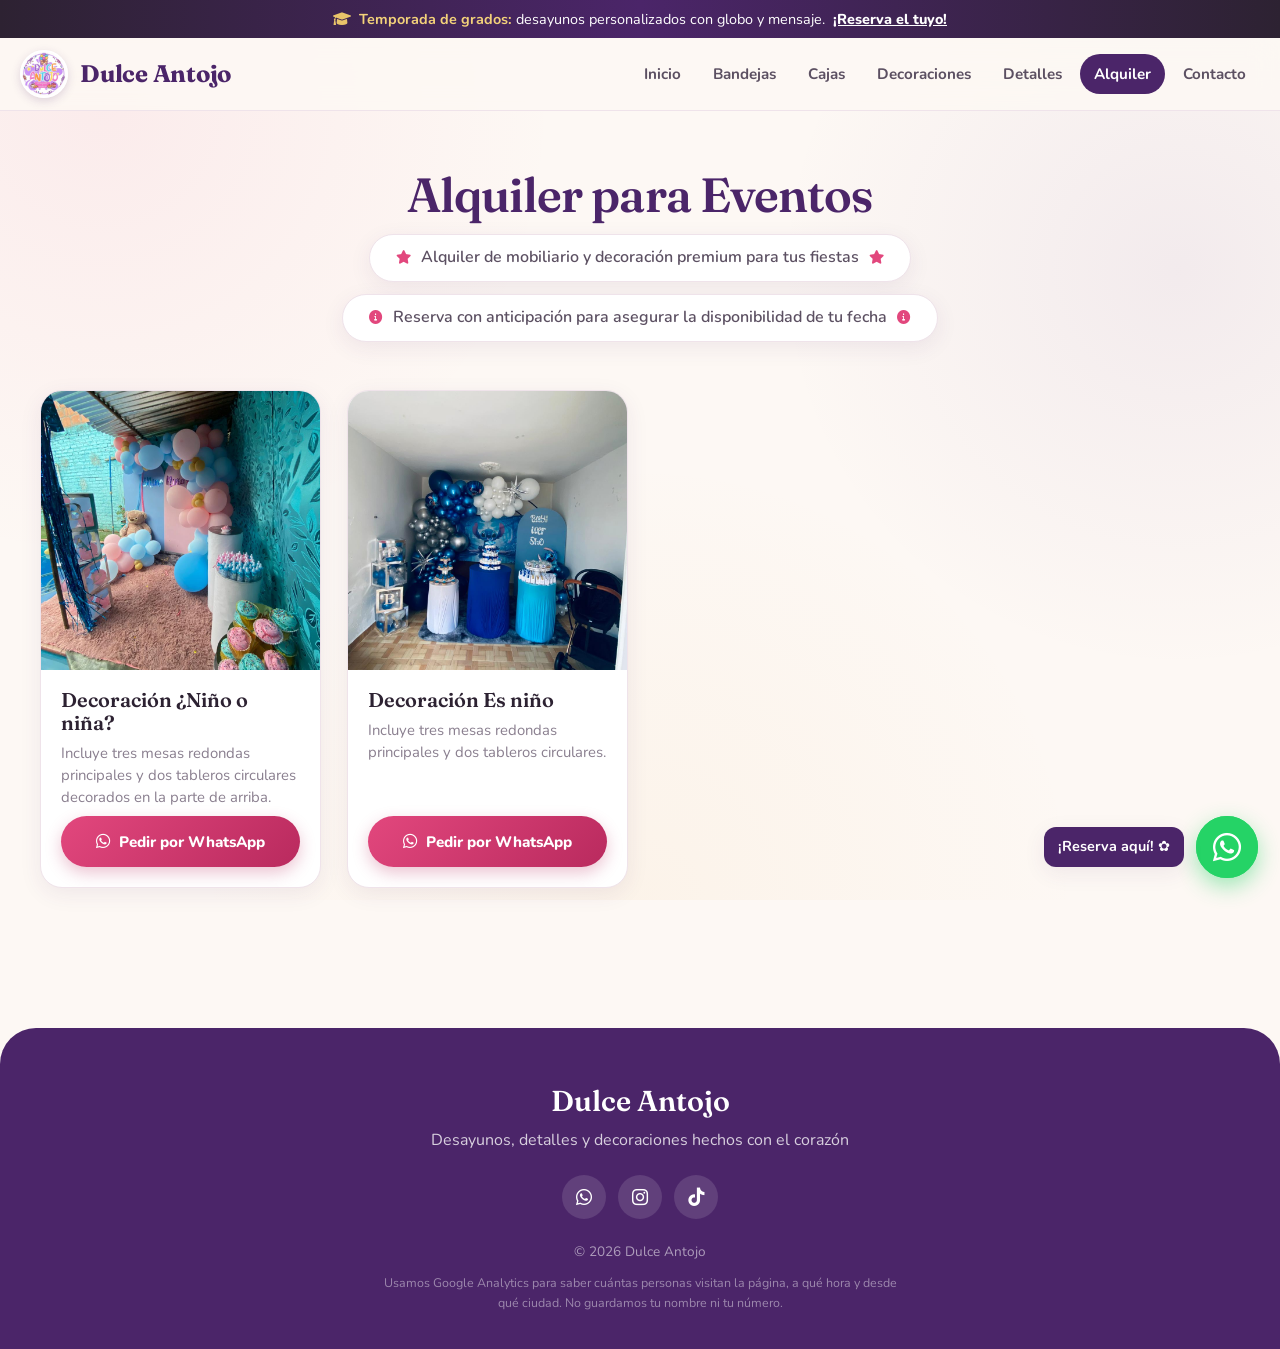
<file: alquiler.html>
<!DOCTYPE html>
<html lang="es">
<head>
    <meta charset="UTF-8">
    <meta name="viewport" content="width=device-width, initial-scale=1.0">
    <meta name="description" content="Alquiler de mesas y decoración para baby shower, revelación de sexo y fiestas en Mediacanoa, Yotoco (Valle del Cauca).">
    <meta name="theme-color" content="#4b2569">
    <link rel="icon" type="image/png" sizes="32x32" href="img/favicon-32.png">
    <link rel="icon" type="image/png" sizes="192x192" href="img/icono-192.png">
    <link rel="apple-touch-icon" href="img/icono-180.png">
    <link rel="canonical" href="https://jhon-viera.github.io/INDEX/alquiler.html">
    <meta property="og:type" content="website">
    <meta property="og:site_name" content="Dulce Antojo">
    <meta property="og:locale" content="es_CO">
    <meta property="og:title" content="Alquiler de decoración para eventos | Dulce Antojo">
    <meta property="og:description" content="Alquiler de mesas y decoración para baby shower, revelación de sexo y fiestas en Mediacanoa, Yotoco (Valle del Cauca).">
    <meta property="og:url" content="https://jhon-viera.github.io/INDEX/alquiler.html">
    <meta property="og:image" content="https://jhon-viera.github.io/INDEX/img/vista-previa.jpg">
    <meta property="og:image:width" content="1200">
    <meta property="og:image:height" content="630">
    <meta name="twitter:card" content="summary_large_image">
    <title>Alquiler de decoración para eventos | Dulce Antojo</title>
    <link rel="preconnect" href="https://fonts.googleapis.com">
    <link rel="preconnect" href="https://fonts.gstatic.com" crossorigin>
    <link rel="stylesheet" href="estilos.css">
    <link rel="stylesheet" href="https://cdnjs.cloudflare.com/ajax/libs/font-awesome/6.0.0/css/all.min.css">
    <!-- Google Analytics -->
    <script async src="https://www.googletagmanager.com/gtag/js?id=G-75ZVT92NVH"></script>
    <script>
        window.dataLayer = window.dataLayer || [];
        function gtag(){dataLayer.push(arguments);}
        gtag('js', new Date());
        gtag('config', 'G-75ZVT92NVH');
    </script>
</head>
<body>

    <a class="barra-promo" href="https://wa.me/573147767322?text=Hola%21%20Quiero%20un%20desayuno%20para%20grados%20personalizado%20%F0%9F%8E%93" target="_blank" rel="noopener">
        <i class="fas fa-graduation-cap"></i> <strong>Temporada de grados:</strong> desayunos personalizados con globo y mensaje. <span>¡Reserva el tuyo!</span>
    </a>
    <nav class="barra">
    <a href="index.html" class="marca">
        <img src="img/logo.jpeg" alt="Logo Dulce Antojo">
        <span>Dulce Antojo</span>
    </a>
    <div class="menu">
        <a href="index.html">Inicio</a>
        <a href="bandeja.html">Bandejas</a>
        <a href="cajas.html">Cajas</a>
        <a href="decoraciones.html">Decoraciones</a>
        <a href="detalles.html">Detalles</a>
        <a href="alquiler.html" class="activo">Alquiler</a>
        <a href="contacto.html">Contacto</a>
    </div>
</nav>

<div class="encabezado">
<h1 class="titulo">Alquiler para Eventos</h1>

<p class="subtitulo-resaltado">
    <i class="fas fa-star"></i> 
    Alquiler de mobiliario y decoración premium para tus fiestas 
    <i class="fas fa-star"></i>
</p>

<p class="subtitulo-resaltado">
    <i class="fas fa-info-circle"></i> 
    Reserva con anticipación para asegurar la disponibilidad de tu fecha
    <i class="fas fa-info-circle"></i>
</p>
</div>

<div class="galeria">
    
    <div class="producto-card">
        <img src="img/alquiler/alquiler-1.jpeg" alt="Decoración ¿Niño o niña?" loading="lazy">
        <div class="info-producto">
            <h3>Decoración ¿Niño o niña?</h3>
            <p>Incluye tres mesas redondas principales y dos tableros circulares decorados en la parte de arriba.</p>
            <!-- -->
            <a href="https://wa.me/573147767322?text=Hola%21%20Me%20interesa%3A%20Decoraci%C3%B3n%20%C2%BFNi%C3%B1o%20o%20ni%C3%B1a%3F" class="btn-pedido">Pedir por WhatsApp</a>
        </div> 
    </div>

    <div class="producto-card">
        <img src="img/alquiler/alquiler-2.jpeg" alt="Decoración Es niño" loading="lazy">
        <div class="info-producto">
            <h3>Decoración Es niño</h3>
            <p>Incluye tres mesas redondas principales y dos tableros circulares.</p>
            <!-- -->
            <a href="https://wa.me/573147767322?text=Hola%21%20Me%20interesa%3A%20Decoraci%C3%B3n%20Es%20ni%C3%B1o" class="btn-pedido">Pedir por WhatsApp</a>
        </div>
    </div>

</div>

<footer class="pie">
    <p class="pie-marca">Dulce Antojo</p>
    <p>Desayunos, detalles y decoraciones hechos con el corazón</p>
    <div class="pie-redes">
        <a href="https://wa.me/573147767322" target="_blank" aria-label="WhatsApp"><i class="fab fa-whatsapp"></i></a>
        <a href="https://www.instagram.com/dulce._.antojo00/" target="_blank" aria-label="Instagram"><i class="fab fa-instagram"></i></a>
        <a href="https://www.tiktok.com/@dulce.antojo897" target="_blank" aria-label="TikTok"><i class="fab fa-tiktok"></i></a>
    </div>
    <p class="pie-copy">&copy; 2026 Dulce Antojo</p>
    <p class="pie-privacidad">Usamos Google Analytics para saber cuántas personas visitan la página, a qué hora y desde qué ciudad. No guardamos tu nombre ni tu número.</p>
</footer>

<!-- Modal con marca de agua para proteger la imagen -->
<div id="modalImagen" class="modal" onclick="this.style.display='none'">
    <span class="cerrar">&times;</span>
    <div class="contenedor-imagen-modal">
        <!-- El oncontextmenu evita que den clic derecho para guardar la imagen -->
        <img class="modal-contenido" id="imgGrande" oncontextmenu="return false;">
        <div class="marca-agua-modal"></div>
    </div>
</div>

<a href="https://wa.me/573147767322?text=Hola!%20Deseo%20más%20información%20sobre%20alquiler%20para%20eventos" 
   class="whatsapp-float" 
   target="_blank">
    <i class="fab fa-whatsapp"></i>
    <span class="tooltip-whatsapp">¡Reserva aquí! ✿</span>
</a>
    
<script>
    // Script para el zoom de las imágenes
    const imagenesGaleria = document.querySelectorAll('.producto-card img');
    const elModal = document.getElementById("modalImagen");
    const imagenGrande = document.getElementById("imgGrande");

    imagenesGaleria.forEach(img => {
        img.onclick = function() {
            elModal.style.display = "flex"; 
            imagenGrande.src = this.src;
        }
    });

    elModal.onclick = function() {
        elModal.style.display = "none";
    }

    document.addEventListener('keydown', (e) => {
        if (e.key === "Escape") elModal.style.display = "none";
    });
</script>
    
<script src="sitio.js"></script>
</body> 
</html>
</file>
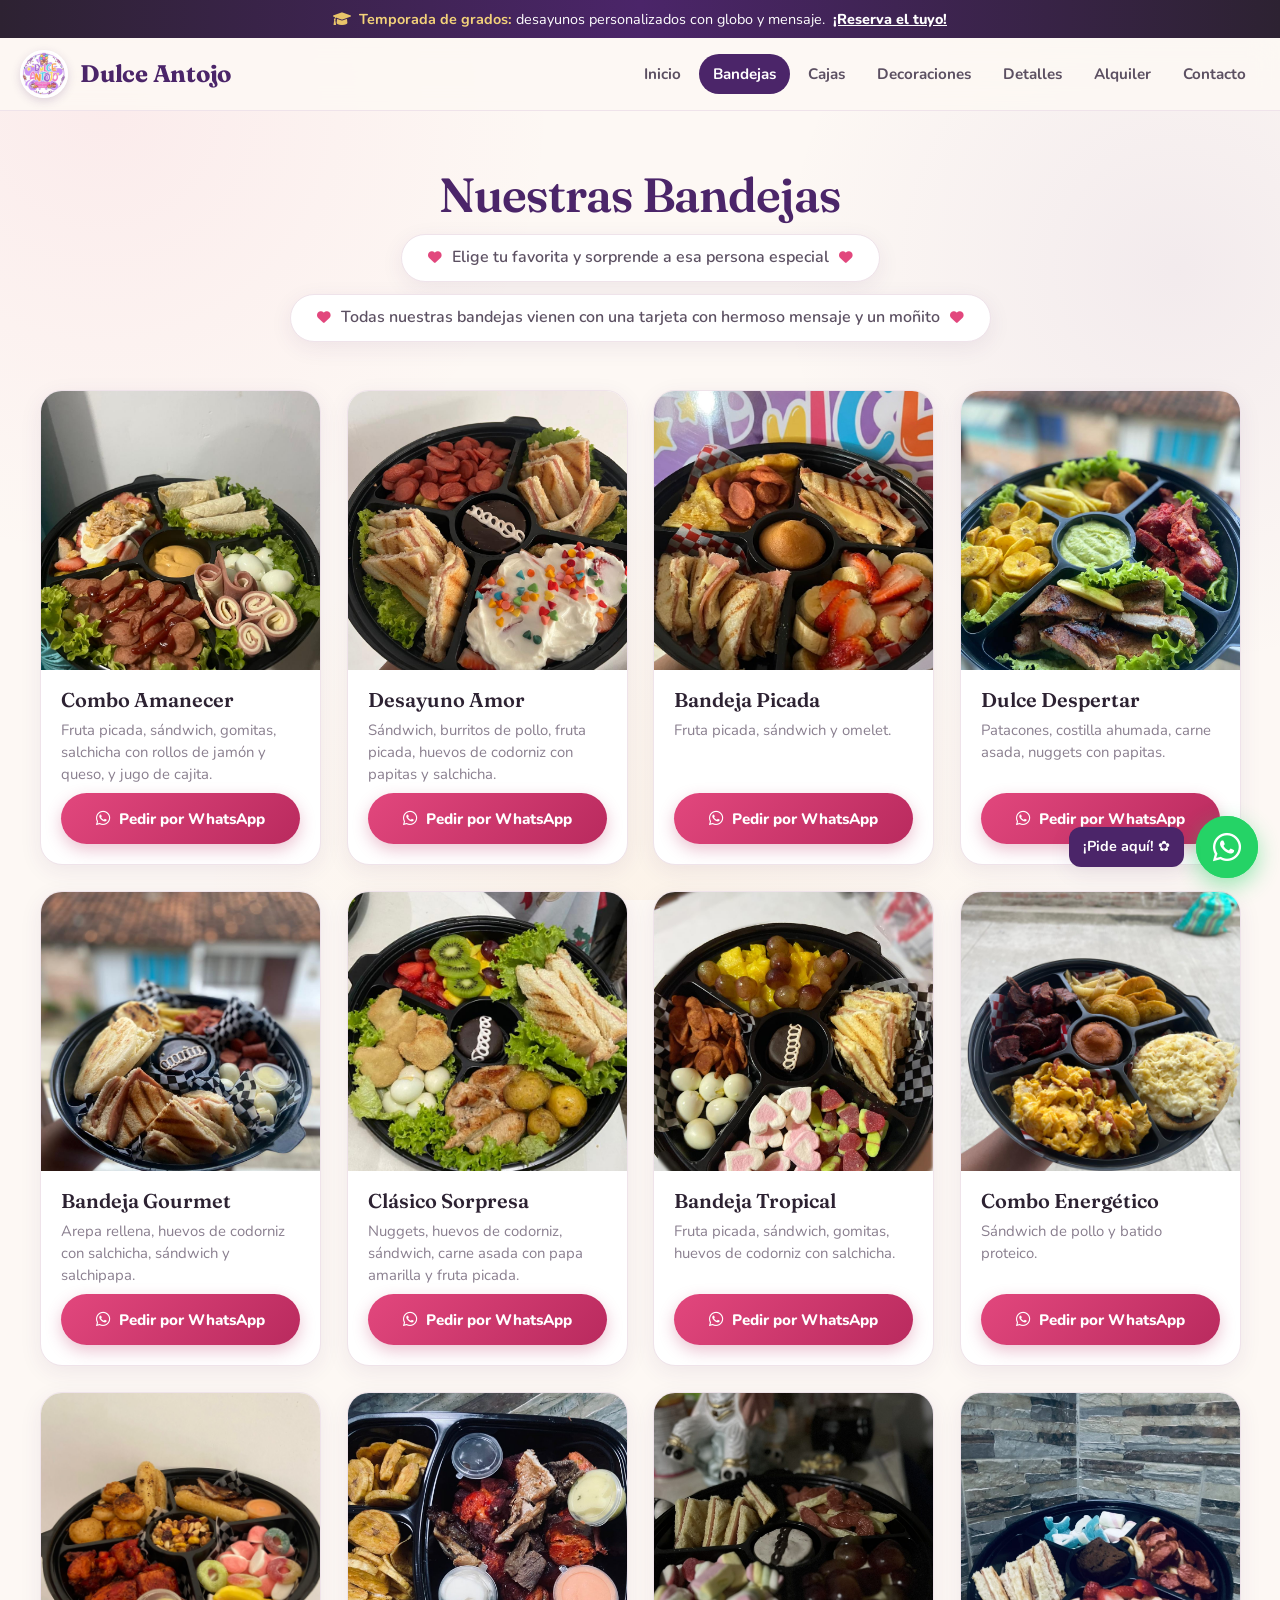
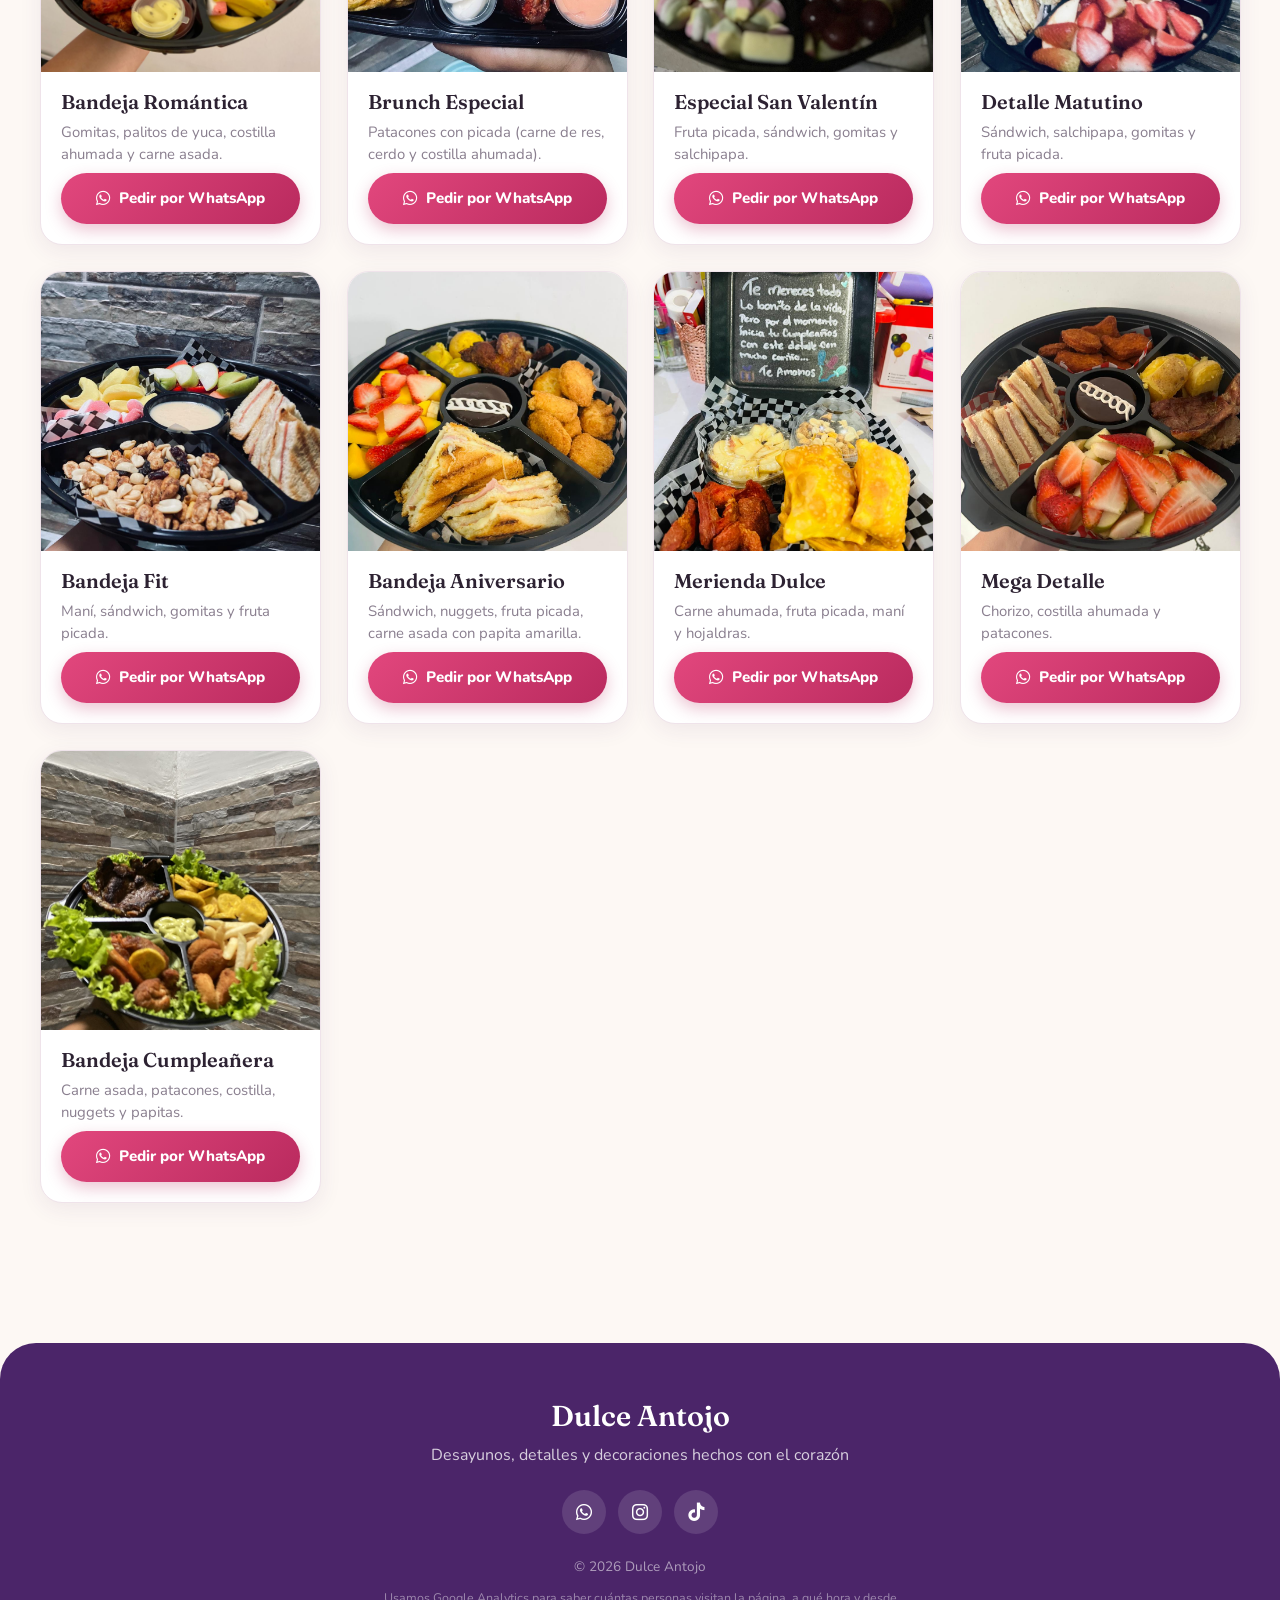
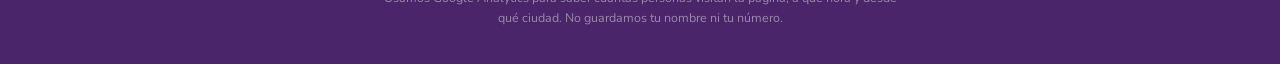
<file: bandeja.html>
<!DOCTYPE html>
<html lang="es">
<head>
    <meta charset="UTF-8">
    <meta name="viewport" content="width=device-width, initial-scale=1.0">
    <meta name="description" content="Bandejas de desayuno sorpresa con tarjeta y moñito. Pide con un día de anticipación en Mediacanoa, Yotoco (Valle del Cauca).">
    <meta name="theme-color" content="#4b2569">
    <link rel="icon" type="image/png" sizes="32x32" href="img/favicon-32.png">
    <link rel="icon" type="image/png" sizes="192x192" href="img/icono-192.png">
    <link rel="apple-touch-icon" href="img/icono-180.png">
    <link rel="canonical" href="https://jhon-viera.github.io/INDEX/bandeja.html">
    <meta property="og:type" content="website">
    <meta property="og:site_name" content="Dulce Antojo">
    <meta property="og:locale" content="es_CO">
    <meta property="og:title" content="Bandejas y desayunos sorpresa | Dulce Antojo">
    <meta property="og:description" content="Bandejas de desayuno sorpresa con tarjeta y moñito. Pide con un día de anticipación en Mediacanoa, Yotoco (Valle del Cauca).">
    <meta property="og:url" content="https://jhon-viera.github.io/INDEX/bandeja.html">
    <meta property="og:image" content="https://jhon-viera.github.io/INDEX/img/vista-previa.jpg">
    <meta property="og:image:width" content="1200">
    <meta property="og:image:height" content="630">
    <meta name="twitter:card" content="summary_large_image">
    <title>Bandejas y desayunos sorpresa | Dulce Antojo</title>
    <link rel="preconnect" href="https://fonts.googleapis.com">
    <link rel="preconnect" href="https://fonts.gstatic.com" crossorigin>
    <link rel="stylesheet" href="estilos.css">
    <link rel="stylesheet" href="https://cdnjs.cloudflare.com/ajax/libs/font-awesome/6.0.0/css/all.min.css">
    <!-- Google Analytics -->
    <script async src="https://www.googletagmanager.com/gtag/js?id=G-75ZVT92NVH"></script>
    <script>
        window.dataLayer = window.dataLayer || [];
        function gtag(){dataLayer.push(arguments);}
        gtag('js', new Date());
        gtag('config', 'G-75ZVT92NVH');
    </script>
</head>
<body>

    <a class="barra-promo" href="https://wa.me/573147767322?text=Hola%21%20Quiero%20un%20desayuno%20para%20grados%20personalizado%20%F0%9F%8E%93" target="_blank" rel="noopener">
        <i class="fas fa-graduation-cap"></i> <strong>Temporada de grados:</strong> desayunos personalizados con globo y mensaje. <span>¡Reserva el tuyo!</span>
    </a>
    <nav class="barra">
    <a href="index.html" class="marca">
        <img src="img/logo.jpeg" alt="Logo Dulce Antojo">
        <span>Dulce Antojo</span>
    </a>
    <div class="menu">
        <a href="index.html">Inicio</a>
        <a href="bandeja.html" class="activo">Bandejas</a>
        <a href="cajas.html">Cajas</a>
        <a href="decoraciones.html">Decoraciones</a>
        <a href="detalles.html">Detalles</a>
        <a href="alquiler.html">Alquiler</a>
        <a href="contacto.html">Contacto</a>
    </div>
</nav>

<div class="encabezado">
    <h1 class="titulo">Nuestras Bandejas</h1>

    <p class="subtitulo-resaltado">
        <i class="fas fa-heart"></i> 
        Elige tu favorita y sorprende a esa persona especial 
        <i class="fas fa-heart"></i>
    </p>

    <p class="subtitulo-resaltado">
        <i class="fas fa-heart"></i> 
        Todas nuestras bandejas vienen con una 
        tarjeta con hermoso mensaje y un moñito
        <i class="fas fa-heart"></i>
    </p>
</div>

<div class="galeria">
    
    <div class="producto-card">
        <img src="img/bandejas/bandeja1.0.jpeg" alt="Bandeja 0" loading="lazy">
        <div class="info-producto">
            <h3>Combo Amanecer</h3>
            <p>Fruta picada, sándwich, gomitas, salchicha con rollos de jamón y queso, y jugo de cajita.</p>
            <a href="https://wa.me/573147767322?text=Hola%21%20Me%20interesa%3A%20Combo%20Amanecer" class="btn-pedido">Pedir por WhatsApp</a>
        </div> 
    </div>

    <div class="producto-card">
        <img src="img/bandejas/bandeja2.0.jpeg" alt="Bandeja 1" loading="lazy">
        <div class="info-producto">
            <h3>Desayuno Amor</h3>
            <p>Sándwich, burritos de pollo, fruta picada, huevos de codorniz con papitas y salchicha.</p>
            <a href="https://wa.me/573147767322?text=Hola%21%20Me%20interesa%3A%20Desayuno%20Amor" class="btn-pedido">Pedir por WhatsApp</a>
        </div>
    </div>

    <div class="producto-card">
        <img src="img/bandejas/bandeja-picada.jpg" alt="Bandeja Picada" loading="lazy" style="object-position: 50% 70%;">
        <div class="info-producto">
            <h3>Bandeja Picada</h3>
            <p>Fruta picada, sándwich y omelet.</p>
            <a href="https://wa.me/573147767322?text=Hola%21%20Me%20interesa%3A%20Bandeja%20Picada" class="btn-pedido">Pedir por WhatsApp</a>
        </div>
    </div>

    <div class="producto-card">
        <img src="img/bandejas/BANDEJA 3.jpg" alt="Bandeja 3" loading="lazy">
        <div class="info-producto">
            <h3>Dulce Despertar</h3>
            <p>Patacones, costilla ahumada, carne asada, nuggets con papitas.</p>
            <a href="https://wa.me/573147767322?text=Hola%21%20Me%20interesa%3A%20Dulce%20Despertar" class="btn-pedido">Pedir por WhatsApp</a>
        </div>
    </div>

    <div class="producto-card">
        <img src="img/bandejas/BANDEJA 4.jpg" alt="Bandeja 4" loading="lazy">
        <div class="info-producto">
            <h3>Bandeja Gourmet</h3>
            <p>Arepa rellena, huevos de codorniz con salchicha, sándwich y salchipapa.</p>
            <a href="https://wa.me/573147767322?text=Hola%21%20Me%20interesa%3A%20Bandeja%20Gourmet" class="btn-pedido">Pedir por WhatsApp</a>
        </div>
    </div>

    <div class="producto-card">
        <img src="img/bandejas/BANDEJA 5.jpg" alt="Bandeja 5" loading="lazy">
        <div class="info-producto">
            <h3>Clásico Sorpresa</h3>
            <p>Nuggets, huevos de codorniz, sándwich, carne asada con papa amarilla y fruta picada.</p>
            <a href="https://wa.me/573147767322?text=Hola%21%20Me%20interesa%3A%20Cl%C3%A1sico%20Sorpresa" class="btn-pedido">Pedir por WhatsApp</a>
        </div>
    </div>

    <div class="producto-card">
        <img src="img/bandejas/BANDEJA 6.jpg" alt="Bandeja 6" loading="lazy">
        <div class="info-producto">
            <h3>Bandeja Tropical</h3>
            <p>Fruta picada, sándwich, gomitas, huevos de codorniz con salchicha.</p>
            <a href="https://wa.me/573147767322?text=Hola%21%20Me%20interesa%3A%20Bandeja%20Tropical" class="btn-pedido">Pedir por WhatsApp</a>
        </div>
    </div>

    <div class="producto-card">
        <img src="img/bandejas/bandeja4.0.jpeg" alt="Bandeja 7" loading="lazy">
        <div class="info-producto">
            <h3>Combo Energético</h3>
            <p>Sándwich de pollo y batido proteico.</p>
            <a href="https://wa.me/573147767322?text=Hola%21%20Me%20interesa%3A%20Combo%20Energ%C3%A9tico" class="btn-pedido">Pedir por WhatsApp</a>
        </div>
    </div>

    <div class="producto-card">
        <img src="img/bandejas/BANDEJA 8.jpg" alt="Bandeja 8" loading="lazy">
        <div class="info-producto">
            <h3>Bandeja Romántica</h3>
            <p>Gomitas, palitos de yuca, costilla ahumada y carne asada.</p>
            <a href="https://wa.me/573147767322?text=Hola%21%20Me%20interesa%3A%20Bandeja%20Rom%C3%A1ntica" class="btn-pedido">Pedir por WhatsApp</a>
        </div>
    </div>

    <div class="producto-card">
        <img src="img/bandejas/BANDEJA 9.jpg" alt="Bandeja 9" loading="lazy">
        <div class="info-producto">
            <h3>Brunch Especial</h3>
            <p>Patacones con picada (carne de res, cerdo y costilla ahumada).</p>
            <a href="https://wa.me/573147767322?text=Hola%21%20Me%20interesa%3A%20Brunch%20Especial" class="btn-pedido">Pedir por WhatsApp</a>
        </div>
    </div>

    <div class="producto-card">
        <img src="img/bandejas/BANDEJA-10.jpg" alt="Bandeja 10" loading="lazy">
        <div class="info-producto">
            <h3>Especial San Valentín</h3>
            <p>Fruta picada, sándwich, gomitas y salchipapa.</p>
            <a href="https://wa.me/573147767322?text=Hola%21%20Me%20interesa%3A%20Especial%20San%20Valent%C3%ADn" class="btn-pedido">Pedir por WhatsApp</a>
        </div>
    </div>

    <div class="producto-card">
        <img src="img/bandejas/BANDEJA-11.jpg" alt="Bandeja 11" loading="lazy">
        <div class="info-producto">
            <h3>Detalle Matutino</h3>
            <p>Sándwich, salchipapa, gomitas y fruta picada.</p>
            <a href="https://wa.me/573147767322?text=Hola%21%20Me%20interesa%3A%20Detalle%20Matutino" class="btn-pedido">Pedir por WhatsApp</a>
        </div>
    </div>

    <div class="producto-card">
        <img src="img/bandejas/BANDEJA-12.jpg" alt="Bandeja 12" loading="lazy">
        <div class="info-producto">
            <h3>Bandeja Fit</h3>
            <p>Maní, sándwich, gomitas y fruta picada.</p>
            <a href="https://wa.me/573147767322?text=Hola%21%20Me%20interesa%3A%20Bandeja%20Fit" class="btn-pedido">Pedir por WhatsApp</a>
        </div>
    </div>

    <div class="producto-card">
        <img src="img/bandejas/BANDEJA-14.jpg" alt="Bandeja 14" loading="lazy">
        <div class="info-producto">
            <h3>Bandeja Aniversario</h3>
            <p>Sándwich, nuggets, fruta picada, carne asada con papita amarilla.</p>
            <a href="https://wa.me/573147767322?text=Hola%21%20Me%20interesa%3A%20Bandeja%20Aniversario" class="btn-pedido">Pedir por WhatsApp</a>
        </div>
    </div>

    <div class="producto-card">
        <img src="img/bandejas/BANDEJA-15.jpg" alt="Bandeja 15" loading="lazy">
        <div class="info-producto">
            <h3>Merienda Dulce</h3>
            <p>Carne ahumada, fruta picada, maní y hojaldras.</p>
            <a href="https://wa.me/573147767322?text=Hola%21%20Me%20interesa%3A%20Merienda%20Dulce" class="btn-pedido">Pedir por WhatsApp</a>
        </div>
    </div>

    <div class="producto-card">
        <img src="img/bandejas/bandeja3.0.jpeg" alt="Bandeja 16" loading="lazy">
        <div class="info-producto">
            <h3>Mega Detalle</h3>
            <p>Chorizo, costilla ahumada y patacones.</p>
            <a href="https://wa.me/573147767322?text=Hola%21%20Me%20interesa%3A%20Mega%20Detalle" class="btn-pedido">Pedir por WhatsApp</a>
        </div>
    </div>

    <div class="producto-card">
        <img src="img/bandejas/BANDEJA-17.jpg" alt="Bandeja 17" loading="lazy">
        <div class="info-producto">
            <h3>Bandeja Cumpleañera</h3>
            <p>Carne asada, patacones, costilla, nuggets y papitas.</p>
            <a href="https://wa.me/573147767322?text=Hola%21%20Me%20interesa%3A%20Bandeja%20Cumplea%C3%B1era" class="btn-pedido">Pedir por WhatsApp</a>
        </div>
    </div>

</div>

<footer class="pie">
    <p class="pie-marca">Dulce Antojo</p>
    <p>Desayunos, detalles y decoraciones hechos con el corazón</p>
    <div class="pie-redes">
        <a href="https://wa.me/573147767322" target="_blank" aria-label="WhatsApp"><i class="fab fa-whatsapp"></i></a>
        <a href="https://www.instagram.com/dulce._.antojo00/" target="_blank" aria-label="Instagram"><i class="fab fa-instagram"></i></a>
        <a href="https://www.tiktok.com/@dulce.antojo897" target="_blank" aria-label="TikTok"><i class="fab fa-tiktok"></i></a>
    </div>
    <p class="pie-copy">&copy; 2026 Dulce Antojo</p>
    <p class="pie-privacidad">Usamos Google Analytics para saber cuántas personas visitan la página, a qué hora y desde qué ciudad. No guardamos tu nombre ni tu número.</p>
</footer>

<!-- Modal con marca de agua para proteger la imagen -->
<div id="modalImagen" class="modal" onclick="this.style.display='none'">
    <span class="cerrar">&times;</span>
    <div class="contenedor-imagen-modal">
        <!-- El oncontextmenu evita que den clic derecho para guardar la imagen -->
        <img class="modal-contenido" id="imgGrande" oncontextmenu="return false;">
        <div class="marca-agua-modal"></div>
    </div>
</div>
    
<a href="https://wa.me/573147767322?text=Hola!%20Deseo%20más%20información%20sobre%20tus%20detalles" 
   class="whatsapp-float" 
   target="_blank">
    <i class="fab fa-whatsapp"></i>
    <span class="tooltip-whatsapp">¡Pide aquí! ✿</span>
</a>
    
<script>
    // Seleccionamos todas las imágenes dentro de las tarjetas de productos
    const imagenesGaleria = document.querySelectorAll('.producto-card img');
    const elModal = document.getElementById("modalImagen");
    const imagenGrande = document.getElementById("imgGrande");

    // Función para abrir el zoom
    imagenesGaleria.forEach(img => {
        img.onclick = function() {
            elModal.style.display = "flex"; // Usamos flex para centrar
            imagenGrande.src = this.src;
        }
    });

    // Función para cerrar al hacer clic en cualquier parte del fondo
    elModal.onclick = function() {
        elModal.style.display = "none";
    }

    // Cerrar con la tecla Escape
    document.addEventListener('keydown', (e) => {
        if (e.key === "Escape") elModal.style.display = "none";
    });
</script>
    
<script src="sitio.js"></script>
</body>
</html>
</file>
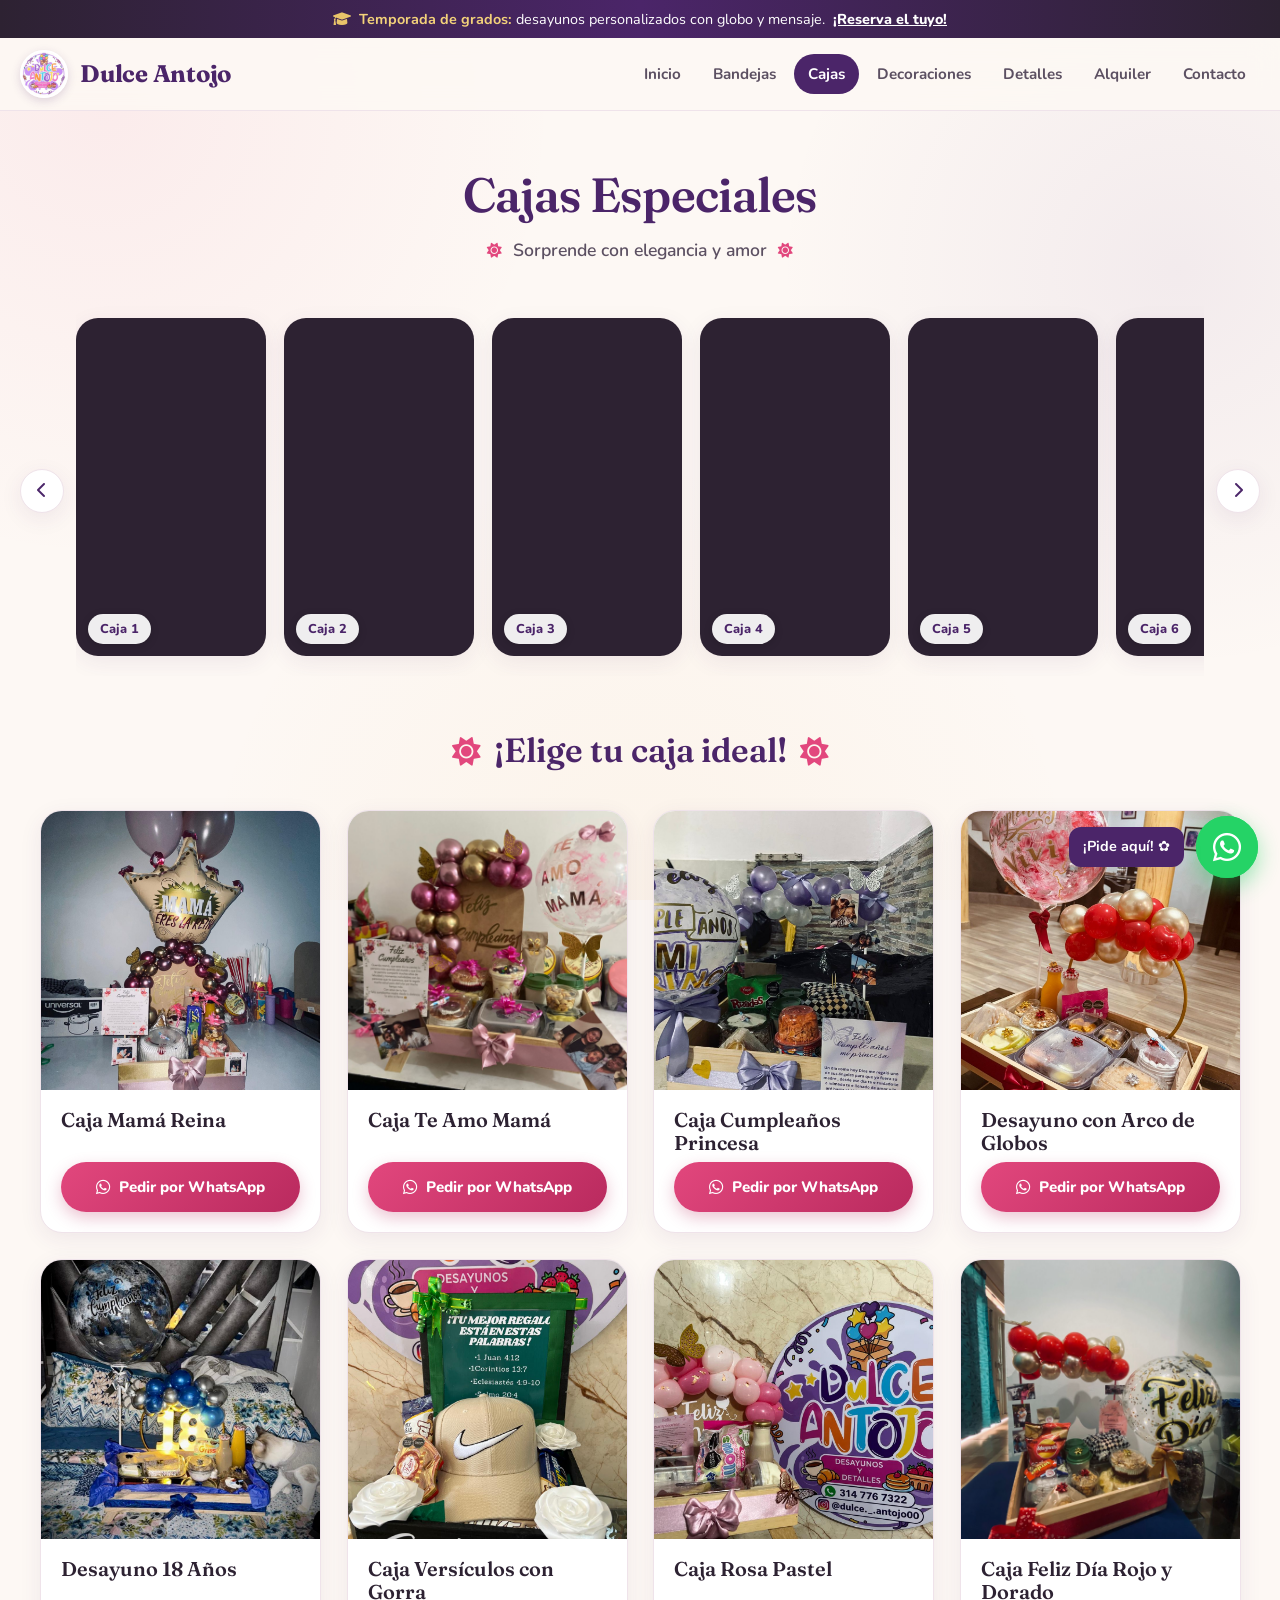
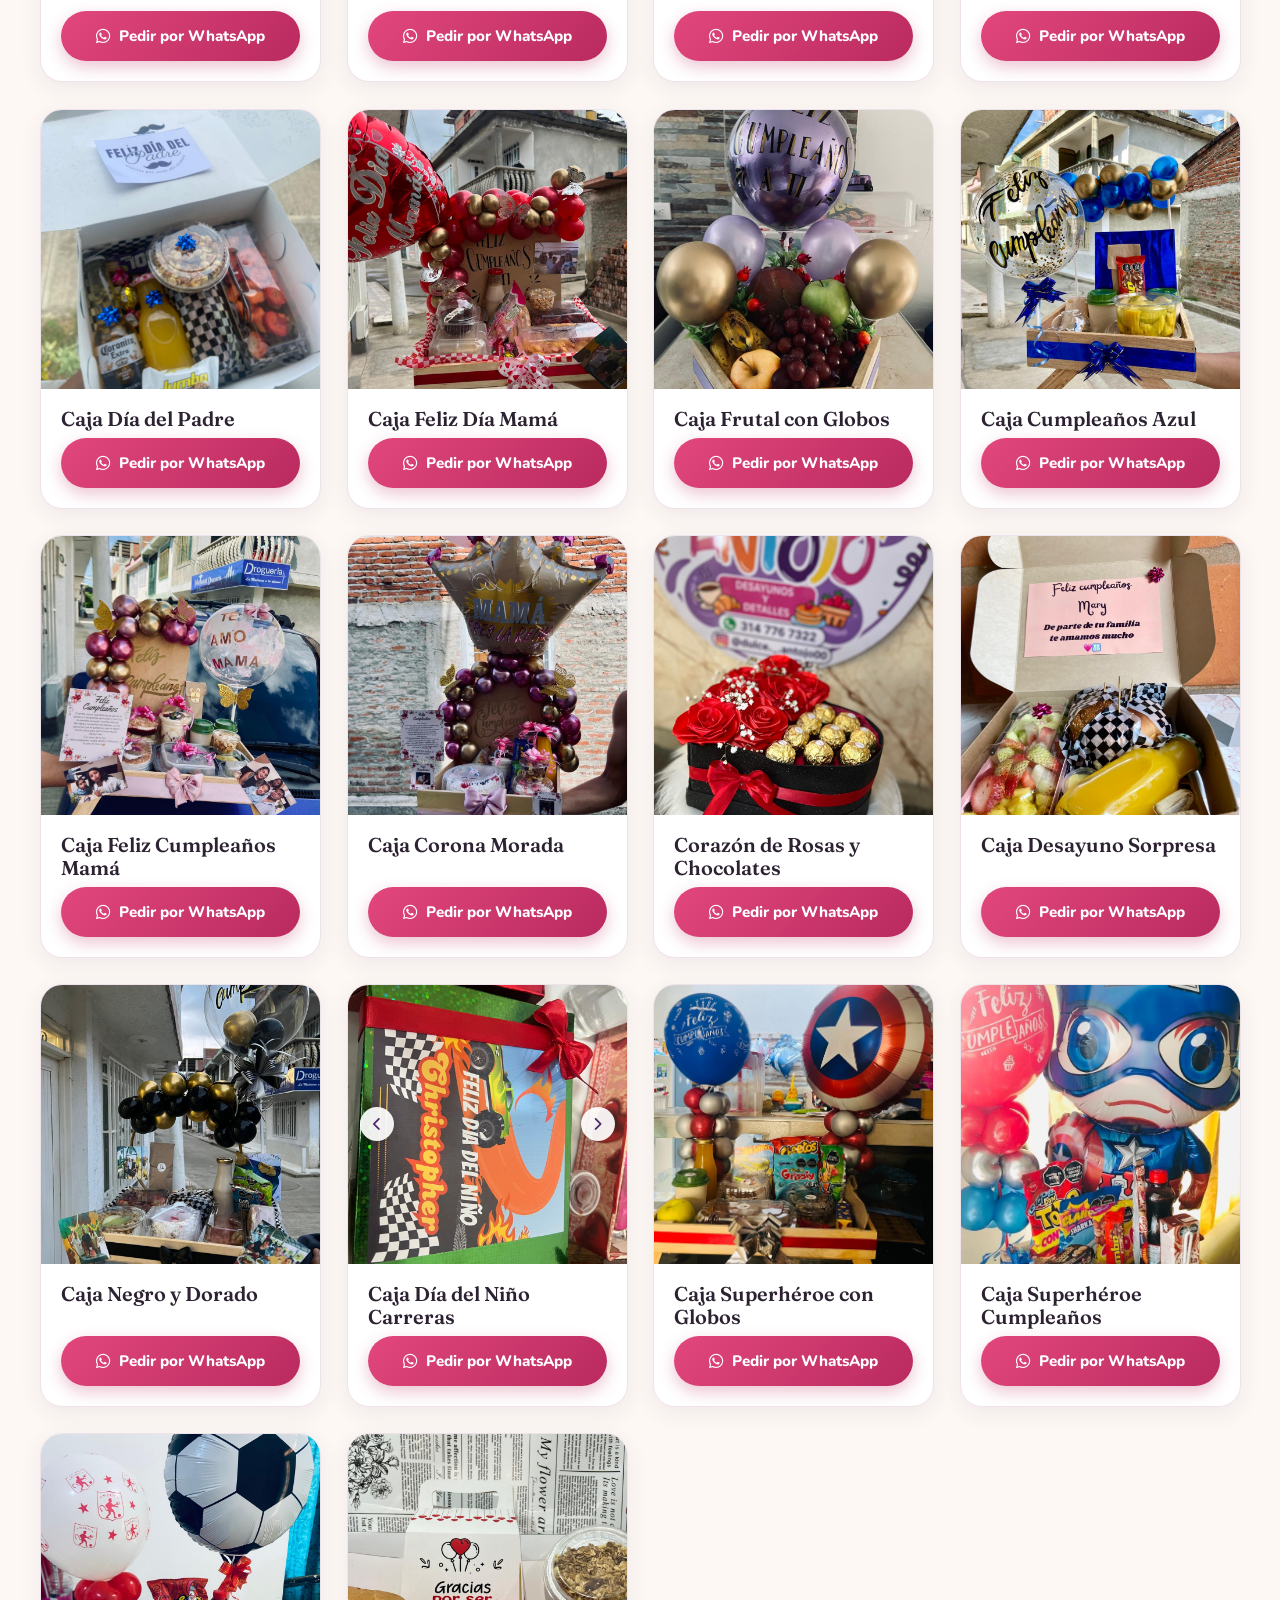
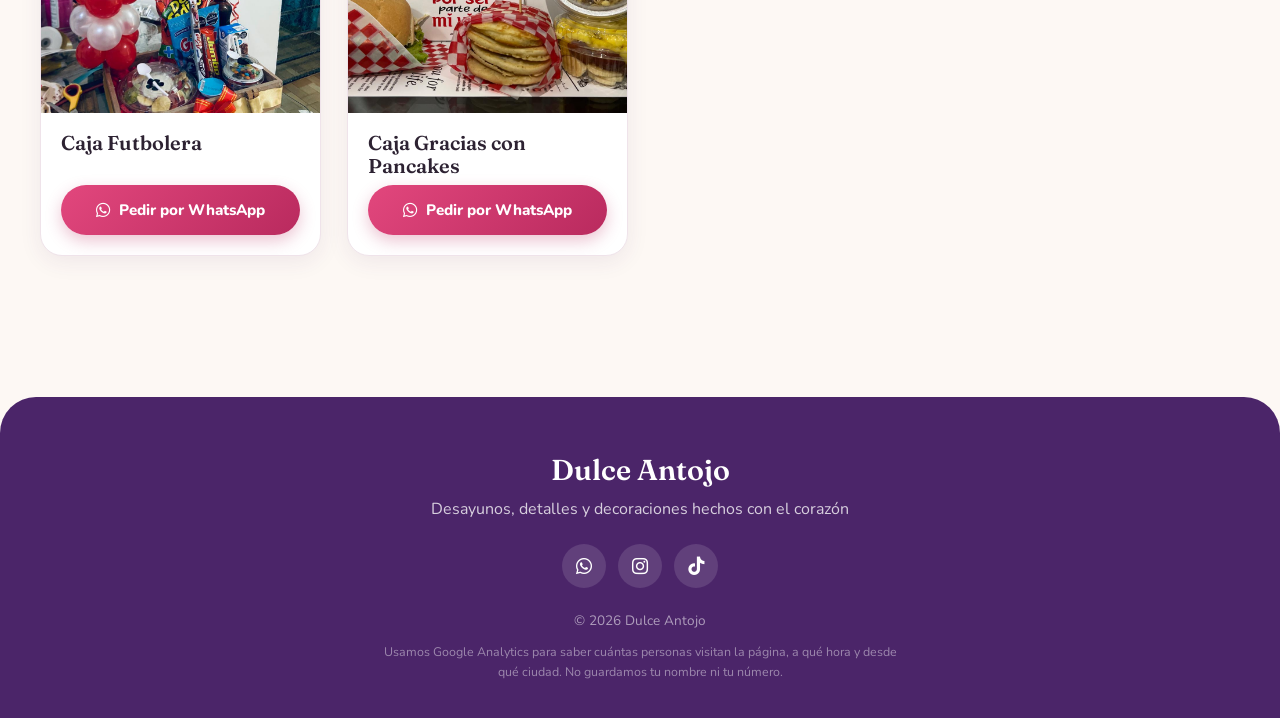
<file: cajas.html>
<!DOCTYPE html>
<html lang="es">
<head>
    <meta charset="UTF-8">
    <meta name="viewport" content="width=device-width, initial-scale=1.0">
    <meta name="description" content="Cajas de regalo con globos, desayuno y detalles para cumpleaños, día de la madre y más. Mediacanoa, Yotoco (Valle del Cauca).">
    <meta name="theme-color" content="#4b2569">
    <link rel="icon" type="image/png" sizes="32x32" href="img/favicon-32.png">
    <link rel="icon" type="image/png" sizes="192x192" href="img/icono-192.png">
    <link rel="apple-touch-icon" href="img/icono-180.png">
    <link rel="canonical" href="https://jhon-viera.github.io/INDEX/cajas.html">
    <meta property="og:type" content="website">
    <meta property="og:site_name" content="Dulce Antojo">
    <meta property="og:locale" content="es_CO">
    <meta property="og:title" content="Cajas de regalo personalizadas | Dulce Antojo">
    <meta property="og:description" content="Cajas de regalo con globos, desayuno y detalles para cumpleaños, día de la madre y más. Mediacanoa, Yotoco (Valle del Cauca).">
    <meta property="og:url" content="https://jhon-viera.github.io/INDEX/cajas.html">
    <meta property="og:image" content="https://jhon-viera.github.io/INDEX/img/vista-previa.jpg">
    <meta property="og:image:width" content="1200">
    <meta property="og:image:height" content="630">
    <meta name="twitter:card" content="summary_large_image">
    <title>Cajas de regalo personalizadas | Dulce Antojo</title>
    <link rel="preconnect" href="https://fonts.googleapis.com">
    <link rel="preconnect" href="https://fonts.gstatic.com" crossorigin>
    <link rel="stylesheet" href="estilos.css">
    <link rel="stylesheet" href="https://cdnjs.cloudflare.com/ajax/libs/font-awesome/6.0.0/css/all.min.css">
    <!-- Google Analytics -->
    <script async src="https://www.googletagmanager.com/gtag/js?id=G-75ZVT92NVH"></script>
    <script>
        window.dataLayer = window.dataLayer || [];
        function gtag(){dataLayer.push(arguments);}
        gtag('js', new Date());
        gtag('config', 'G-75ZVT92NVH');
    </script>
</head>
<body>

    <a class="barra-promo" href="https://wa.me/573147767322?text=Hola%21%20Quiero%20un%20desayuno%20para%20grados%20personalizado%20%F0%9F%8E%93" target="_blank" rel="noopener">
        <i class="fas fa-graduation-cap"></i> <strong>Temporada de grados:</strong> desayunos personalizados con globo y mensaje. <span>¡Reserva el tuyo!</span>
    </a>
    <nav class="barra">
    <a href="index.html" class="marca">
        <img src="img/logo.jpeg" alt="Logo Dulce Antojo">
        <span>Dulce Antojo</span>
    </a>
    <div class="menu">
        <a href="index.html">Inicio</a>
        <a href="bandeja.html">Bandejas</a>
        <a href="cajas.html" class="activo">Cajas</a>
        <a href="decoraciones.html">Decoraciones</a>
        <a href="detalles.html">Detalles</a>
        <a href="alquiler.html">Alquiler</a>
        <a href="contacto.html">Contacto</a>
    </div>
</nav>

    <div class="encabezado">
        <h1 class="titulo">Cajas Especiales</h1>
        <p class="subtitulo">
            <i class="fas fa-sun"></i> 
            Sorprende con elegancia y amor 
            <i class="fas fa-sun"></i>
        </p>
    </div>

    <!-- Carrusel con botones de desplazamiento -->
    <section class="reels-carrusel-container">
        <button class="carrusel-btn carrusel-prev" onclick="moverCarrusel(-1)"><i class="fas fa-chevron-left"></i></button>
        
        <section class="reels-carrusel" id="carruselReels"> 
            <div class="reels-track">
                
                <div class="reel-card">
                    <video data-autoplay muted loop playsinline preload="none"><source src="img/cajas/video 1.mp4" type="video/mp4"></video>
                    <div class="reel-tag">Caja 1</div>
                </div>
             
                <div class="reel-card">
                    <video data-autoplay muted loop playsinline preload="none"><source src="img/cajas/video 2.mp4" type="video/mp4"></video>
                    <div class="reel-tag">Caja 2</div>
                </div>
                
                <div class="reel-card">
                    <video data-autoplay muted loop playsinline preload="none"><source src="img/cajas/video 3.mp4" type="video/mp4"></video>
                    <div class="reel-tag">Caja 3</div>
                </div>

                <div class="reel-card">
                    <video data-autoplay muted loop playsinline preload="none"><source src="img/cajas/video 4.mp4" type="video/mp4"></video>
                    <div class="reel-tag">Caja 4</div>
                </div>

                <div class="reel-card">
                    <video data-autoplay muted loop playsinline preload="none"><source src="img/cajas/video 5.mp4" type="video/mp4"></video>
                    <div class="reel-tag">Caja 5</div>
                </div>

                <div class="reel-card">
                    <video data-autoplay muted loop playsinline preload="none"><source src="img/cajas/video 6.mp4" type="video/mp4"></video>
                    <div class="reel-tag">Caja 6</div>
                </div>

                <div class="reel-card">
                    <video data-autoplay muted loop playsinline preload="none"><source src="img/cajas/video 7.mp4" type="video/mp4"></video>
                    <div class="reel-tag">Caja 7</div>
                </div>

                <div class="reel-card">
                    <video data-autoplay muted loop playsinline preload="none"><source src="img/cajas/video 8.mp4" type="video/mp4"></video>
                    <div class="reel-tag">Caja 8</div>
                </div>

                <div class="reel-card">
                    <video data-autoplay muted loop playsinline preload="none"><source src="img/cajas/video 9.mp4" type="video/mp4"></video>
                    <div class="reel-tag">Caja 9</div>
                </div>

                <div class="reel-card">
                    <video data-autoplay muted loop playsinline preload="none"><source src="img/cajas/video 10.mp4" type="video/mp4"></video>
                    <div class="reel-tag">Caja 10</div>
                </div>

                <div class="reel-card">
                    <video data-autoplay muted loop playsinline preload="none"><source src="img/cajas/video 11.mp4" type="video/mp4"></video>
                    <div class="reel-tag">Caja 11</div>
                </div>
                
            </div>
        </section>

        <button class="carrusel-btn carrusel-next" onclick="moverCarrusel(1)"><i class="fas fa-chevron-right"></i></button>
    </section>

    <p class="subtitulo">
        <i class="fas fa-sun"></i> 
        ¡Elige tu caja ideal!
        <i class="fas fa-sun"></i>
    </p>

    <!-- Sección de Galería de Productos -->
    <section class="galeria">
        
        <div class="producto-card">
            <img src="img/cajas/CAJA1.jpg" alt="Caja Mamá Reina" loading="lazy">
            <div class="info-producto">
                <div>
                    <h3>Caja Mamá Reina</h3>
                </div>
                <a href="https://wa.me/573147767322?text=Hola%21%20Me%20interesa%3A%20Caja%20Mam%C3%A1%20Reina" class="btn-pedido">Pedir por WhatsApp</a>
            </div>
        </div>

        <div class="producto-card">
            <img src="img/cajas/CAJA2.jpg" alt="Caja Te Amo Mamá" loading="lazy">
            <div class="info-producto">
                <div>
                    <h3>Caja Te Amo Mamá</h3>
                </div>
                <a href="https://wa.me/573147767322?text=Hola%21%20Me%20interesa%3A%20Caja%20Te%20Amo%20Mam%C3%A1" class="btn-pedido">Pedir por WhatsApp</a>
            </div>
        </div>

        <div class="producto-card">
            <img src="img/cajas/CAJA3.jpg" alt="Caja Cumpleaños Princesa" loading="lazy">
            <div class="info-producto">
                <div>
                    <h3>Caja Cumpleaños Princesa</h3>
                </div>
                <a href="https://wa.me/573147767322?text=Hola%21%20Me%20interesa%3A%20Caja%20Cumplea%C3%B1os%20Princesa" class="btn-pedido">Pedir por WhatsApp</a>
            </div>
        </div>

        <div class="producto-card">
            <img src="img/cajas/CAJA4.jpg" alt="Desayuno con Arco de Globos" loading="lazy">
            <div class="info-producto">
                <div>
                    <h3>Desayuno con Arco de Globos</h3>
                </div>
                <a href="https://wa.me/573147767322?text=Hola%21%20Me%20interesa%3A%20Desayuno%20con%20Arco%20de%20Globos" class="btn-pedido">Pedir por WhatsApp</a>
            </div>
        </div>

        <div class="producto-card">
            <img src="img/cajas/CAJA5.jpg" alt="Desayuno 18 Años" loading="lazy">
            <div class="info-producto">
                <div>
                    <h3>Desayuno 18 Años</h3>
                </div>
                <a href="https://wa.me/573147767322?text=Hola%21%20Me%20interesa%3A%20Desayuno%2018%20A%C3%B1os" class="btn-pedido">Pedir por WhatsApp</a>
            </div>
        </div>

        <div class="producto-card">
            <img src="img/cajas/CAJA6.jpg" alt="Caja Versículos con Gorra" loading="lazy">
            <div class="info-producto">
                <div>
                    <h3>Caja Versículos con Gorra</h3>
                </div>
                <a href="https://wa.me/573147767322?text=Hola%21%20Me%20interesa%3A%20Caja%20Vers%C3%ADculos%20con%20Gorra" class="btn-pedido">Pedir por WhatsApp</a>
            </div>
        </div>

        <div class="producto-card">
            <img src="img/cajas/CAJA7.jpg" alt="Caja Rosa Pastel" loading="lazy">
            <div class="info-producto">
                <div>
                    <h3>Caja Rosa Pastel</h3>
                </div>
                <a href="https://wa.me/573147767322?text=Hola%21%20Me%20interesa%3A%20Caja%20Rosa%20Pastel" class="btn-pedido">Pedir por WhatsApp</a>
            </div>
        </div>

        <div class="producto-card">
            <img src="img/cajas/CAJA8.jpg" alt="Caja Feliz Día Rojo y Dorado" loading="lazy">
            <div class="info-producto">
                <div>
                    <h3>Caja Feliz Día Rojo y Dorado</h3>
                </div>
                <a href="https://wa.me/573147767322?text=Hola%21%20Me%20interesa%3A%20Caja%20Feliz%20D%C3%ADa%20Rojo%20y%20Dorado" class="btn-pedido">Pedir por WhatsApp</a>
            </div>
        </div>

        <div class="producto-card">
            <img src="img/cajas/CAJA9.jpg" alt="Caja Día del Padre" loading="lazy">
            <div class="info-producto">
                <div>
                    <h3>Caja Día del Padre</h3>
                </div>
                <a href="https://wa.me/573147767322?text=Hola%21%20Me%20interesa%3A%20Caja%20D%C3%ADa%20del%20Padre" class="btn-pedido">Pedir por WhatsApp</a>
            </div>
        </div>

        <div class="producto-card">
            <img src="img/cajas/CAJA10.jpg" alt="Caja Feliz Día Mamá" loading="lazy">
            <div class="info-producto">
                <div>
                    <h3>Caja Feliz Día Mamá</h3>
                </div>
                <a href="https://wa.me/573147767322?text=Hola%21%20Me%20interesa%3A%20Caja%20Feliz%20D%C3%ADa%20Mam%C3%A1" class="btn-pedido">Pedir por WhatsApp</a>
            </div>
        </div>

        <div class="producto-card">
            <img src="img/cajas/CAJA11.jpg" alt="Caja Frutal con Globos" loading="lazy">
            <div class="info-producto">
                <div>
                    <h3>Caja Frutal con Globos</h3>
                </div>
                <a href="https://wa.me/573147767322?text=Hola%21%20Me%20interesa%3A%20Caja%20Frutal%20con%20Globos" class="btn-pedido">Pedir por WhatsApp</a>
            </div>
        </div>

        <div class="producto-card">
            <img src="img/cajas/CAJA12.jpg" alt="Caja Cumpleaños Azul" loading="lazy">
            <div class="info-producto">
                <div>
                    <h3>Caja Cumpleaños Azul</h3>
                </div>
                <a href="https://wa.me/573147767322?text=Hola%21%20Me%20interesa%3A%20Caja%20Cumplea%C3%B1os%20Azul" class="btn-pedido">Pedir por WhatsApp</a>
            </div>
        </div>

        <div class="producto-card">
            <img src="img/cajas/CAJA13.jpg" alt="Caja Feliz Cumpleaños Mamá" loading="lazy">
            <div class="info-producto">
                <div>
                    <h3>Caja Feliz Cumpleaños Mamá</h3>
                </div>
                <a href="https://wa.me/573147767322?text=Hola%21%20Me%20interesa%3A%20Caja%20Feliz%20Cumplea%C3%B1os%20Mam%C3%A1" class="btn-pedido">Pedir por WhatsApp</a>
            </div>
        </div>

        <div class="producto-card">
            <img src="img/cajas/CAJA14.jpg" alt="Caja Corona Morada" loading="lazy">
            <div class="info-producto">
                <div>
                    <h3>Caja Corona Morada</h3>
                </div>
                <a href="https://wa.me/573147767322?text=Hola%21%20Me%20interesa%3A%20Caja%20Corona%20Morada" class="btn-pedido">Pedir por WhatsApp</a>
            </div>
        </div>

        <div class="producto-card">
            <img src="img/cajas/CAJA15.jpg" alt="Corazón de Rosas y Chocolates" loading="lazy">
            <div class="info-producto">
                <div>
                    <h3>Corazón de Rosas y Chocolates</h3>
                </div>
                <a href="https://wa.me/573147767322?text=Hola%21%20Me%20interesa%3A%20Coraz%C3%B3n%20de%20Rosas%20y%20Chocolates" class="btn-pedido">Pedir por WhatsApp</a>
            </div>
        </div>

        <div class="producto-card">
            <img src="img/cajas/CAJA16.jpg" alt="Caja Desayuno Sorpresa" loading="lazy">
            <div class="info-producto">
                <div>
                    <h3>Caja Desayuno Sorpresa</h3>
                </div>
                <a href="https://wa.me/573147767322?text=Hola%21%20Me%20interesa%3A%20Caja%20Desayuno%20Sorpresa" class="btn-pedido">Pedir por WhatsApp</a>
            </div>
        </div>

        <div class="producto-card">
            <img src="img/cajas/CAJA17.jpeg" alt="Caja Negro y Dorado" loading="lazy">
            <div class="info-producto">
                <div>
                    <h3>Caja Negro y Dorado</h3>
                </div>
                <a href="https://wa.me/573147767322?text=Hola%21%20Me%20interesa%3A%20Caja%20Negro%20y%20Dorado" class="btn-pedido">Pedir por WhatsApp</a>
            </div>
        </div>

        <!-- Tarjeta de Caja 18 con carrusel interno integrada correctamente dentro de la galería -->
        <div class="producto-card">
            <div class="card-img-carrusel" id="CAJA18">
                <img src="img/cajas/CAJA18.jpeg" alt="Caja Día del Niño Carreras" loading="lazy">
                <img src="img/cajas/CAJA18.1.jpeg" alt="CAJA18 - Vista 2" loading="lazy">
                <img src="img/cajas/CAJA18.2.jpeg" alt="CAJA18 - Vista 3" loading="lazy">
            </div>
            
            <button onclick="moverImagenCard('CAJA18', -1)" class="card-flecha izq"><i class="fas fa-chevron-left"></i></button>
            
            <button onclick="moverImagenCard('CAJA18', 1)" class="card-flecha der"><i class="fas fa-chevron-right"></i></button>

            <div class="info-producto">
                <div>
                    <h3>Caja Día del Niño Carreras</h3>
                </div>
                <a href="https://wa.me/573147767322?text=Hola%21%20Me%20interesa%3A%20Caja%20D%C3%ADa%20del%20Ni%C3%B1o%20Carreras" class="btn-pedido">Pedir por WhatsApp</a>
            </div>
        </div>

        <div class="producto-card">
            <img src="img/cajas/CAJA19.jpg" alt="Caja Superhéroe con Globos" loading="lazy">
            <div class="info-producto">
                <div>
                    <h3>Caja Superhéroe con Globos</h3>
                </div>
                <a href="https://wa.me/573147767322?text=Hola%21%20Me%20interesa%3A%20Caja%20Superh%C3%A9roe%20con%20Globos" class="btn-pedido">Pedir por WhatsApp</a>
            </div>
        </div>

        <div class="producto-card">
            <img src="img/cajas/CAJA20.jpg" alt="Caja Superhéroe Cumpleaños" loading="lazy">
            <div class="info-producto">
                <div>
                    <h3>Caja Superhéroe Cumpleaños</h3>
                </div>
                <a href="https://wa.me/573147767322?text=Hola%21%20Me%20interesa%3A%20Caja%20Superh%C3%A9roe%20Cumplea%C3%B1os" class="btn-pedido">Pedir por WhatsApp</a>
            </div>
        </div>

        <div class="producto-card">
            <img src="img/cajas/CAJA21.jpg" alt="Caja Futbolera" loading="lazy">
            <div class="info-producto">
                <div>
                    <h3>Caja Futbolera</h3>
                </div>
                <a href="https://wa.me/573147767322?text=Hola%21%20Me%20interesa%3A%20Caja%20Futbolera" class="btn-pedido">Pedir por WhatsApp</a>
            </div>
        </div>

        <div class="producto-card">
            <img src="img/cajas/CAJA22.jpg" alt="Caja Gracias con Pancakes" loading="lazy">
            <div class="info-producto">
                <div>
                    <h3>Caja Gracias con Pancakes</h3>
                </div>
                <a href="https://wa.me/573147767322?text=Hola%21%20Me%20interesa%3A%20Caja%20Gracias%20con%20Pancakes" class="btn-pedido">Pedir por WhatsApp</a>
            </div>
        </div>

    </section>


<footer class="pie">
    <p class="pie-marca">Dulce Antojo</p>
    <p>Desayunos, detalles y decoraciones hechos con el corazón</p>
    <div class="pie-redes">
        <a href="https://wa.me/573147767322" target="_blank" aria-label="WhatsApp"><i class="fab fa-whatsapp"></i></a>
        <a href="https://www.instagram.com/dulce._.antojo00/" target="_blank" aria-label="Instagram"><i class="fab fa-instagram"></i></a>
        <a href="https://www.tiktok.com/@dulce.antojo897" target="_blank" aria-label="TikTok"><i class="fab fa-tiktok"></i></a>
    </div>
    <p class="pie-copy">&copy; 2026 Dulce Antojo</p>
    <p class="pie-privacidad">Usamos Google Analytics para saber cuántas personas visitan la página, a qué hora y desde qué ciudad. No guardamos tu nombre ni tu número.</p>
</footer>

    <!-- Modal con estructura completa, contenedor y protección de marca de agua -->
    <div id="modalImagen" class="modal">
        <span class="cerrar">&times;</span>
        <div class="contenedor-imagen-modal">
            <img class="modal-contenido" id="imgGrande" oncontextmenu="return false;">
            <div class="marca-agua-modal"></div>
        </div>
    </div>

    <!-- Botón flotante de WhatsApp -->
    <a href="https://wa.me/573147767322?text=Hola!%20Deseo%20más%20información%20sobre%20tus%20cajas" 
       class="whatsapp-float" 
       target="_blank">
        <i class="fab fa-whatsapp"></i>
        <span class="tooltip-whatsapp">¡Pide aquí! ✿</span>
    </a>
    
    <script>
        function moverImagenCard(idCarrusel, direccion) {
            const carrusel = document.getElementById(idCarrusel);
            if (carrusel) {
                const anchoTarjeta = carrusel.clientWidth; 
                carrusel.scrollBy({
                    left: direccion * anchoTarjeta,
                    behavior: 'smooth'
                });
            }
        }
        
        // Función para mover el carrusel con los botones de flecha superior
        function moverCarrusel(direccion) {
            const carrusel = document.getElementById('carruselReels');
            const desplazamiento = 300; 
            carrusel.scrollBy({
                left: direccion * desplazamiento,
                behavior: 'smooth'
            });
        }

        // Selecciona todas las imágenes de la galería (incluyendo las del carrusel interno de la Caja 18)
        const imagenesGaleria = document.querySelectorAll('.producto-card img, .card-img-carrusel img');
        const elModal = document.getElementById("modalImagen");
        const imagenGrande = document.getElementById("imgGrande");
        const btnCerrar = document.querySelector(".cerrar");

        // Función para abrir el zoom
        imagenesGaleria.forEach(img => {
            img.onclick = function() {
                elModal.style.display = "flex";
                imagenGrande.src = this.src;
            }
        });

        // Función para cerrar al hacer clic en la X
        if (btnCerrar) {
            btnCerrar.onclick = function() {
                elModal.style.display = "none";
            }
        }

        // Función para cerrar al hacer clic en el fondo oscuro del modal
        elModal.onclick = function(e) {
            if (e.target === elModal) {
                elModal.style.display = "none";
            }
        }

        // Cerrar con la tecla Escape
        document.addEventListener('keydown', (e) => {
            if (e.key === "Escape") {
                elModal.style.display = "none";
            }
        });
    </script>
    
<script src="sitio.js"></script>
</body>
</html>
</file>
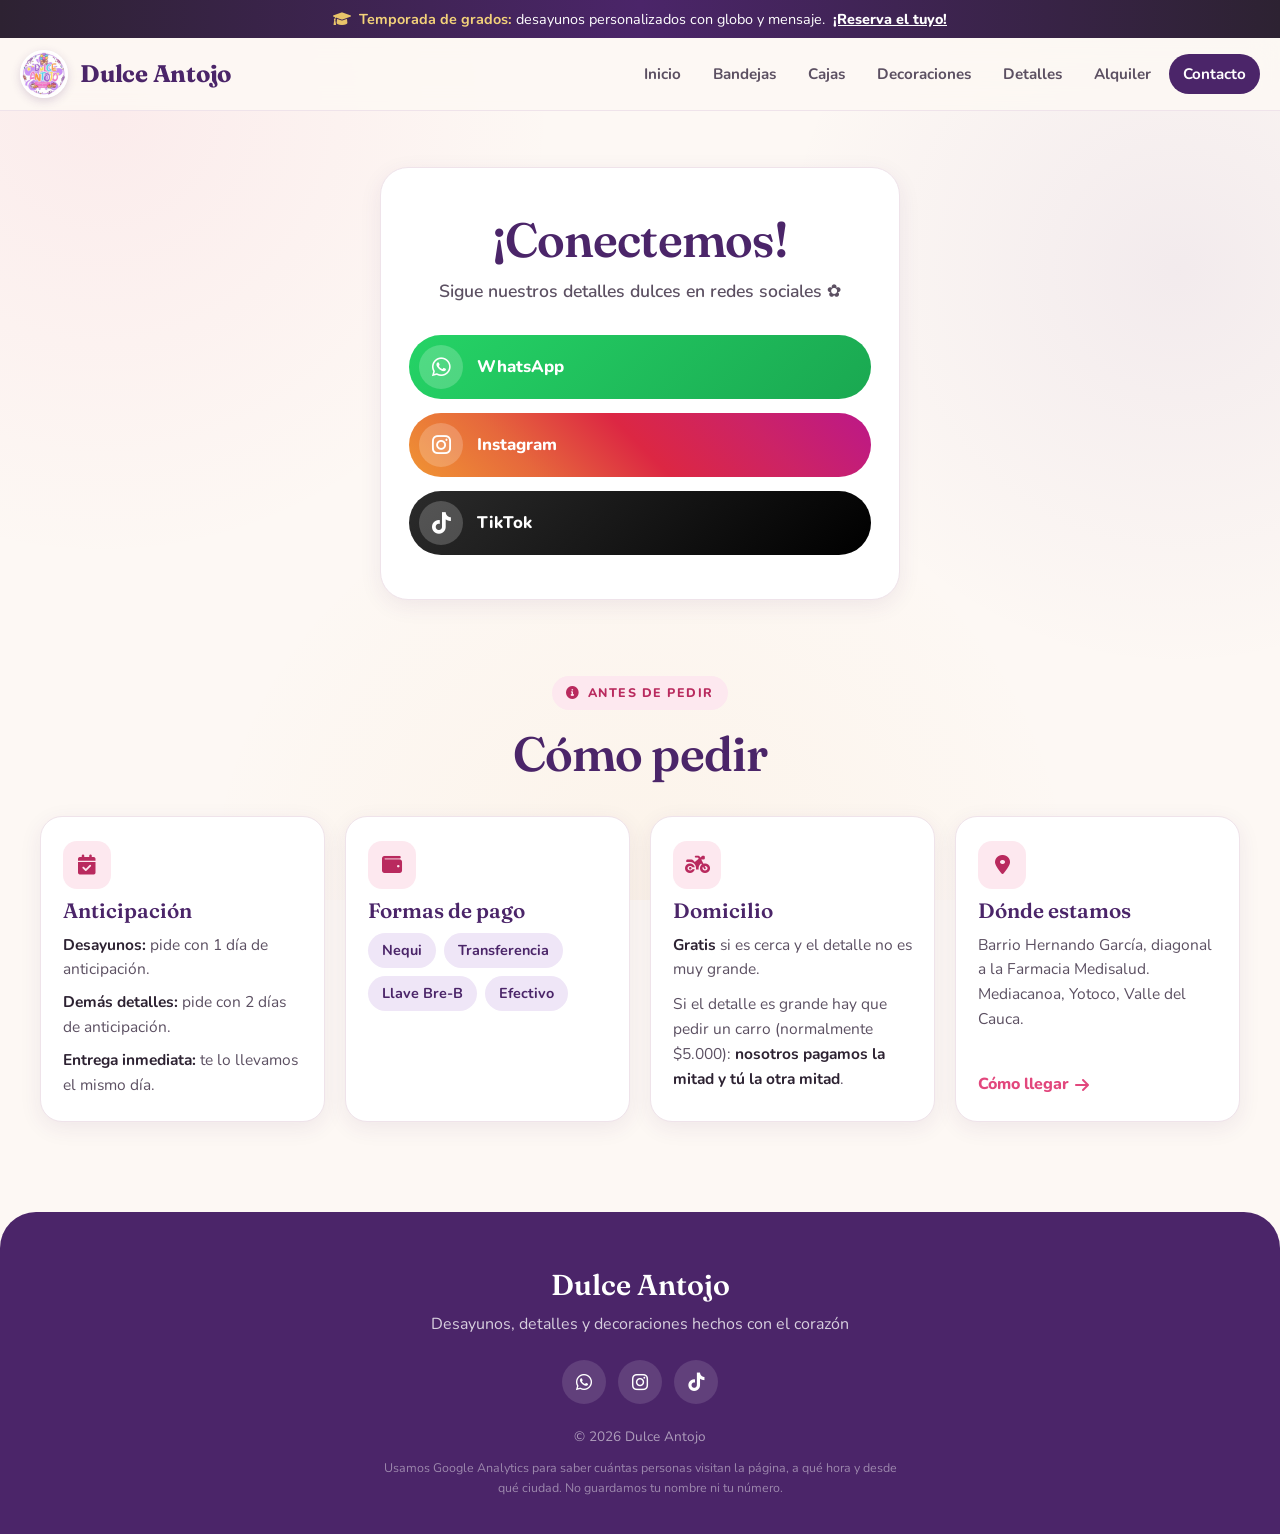
<file: contacto.html>
<!DOCTYPE html>
<html lang="es">
<head>
    <meta charset="UTF-8">
    <meta name="viewport" content="width=device-width, initial-scale=1.0">
    <meta name="description" content="WhatsApp 314 776 7322. Formas de pago, domicilios y ubicación de Dulce Antojo en Mediacanoa, Yotoco (Valle del Cauca).">
    <meta name="theme-color" content="#4b2569">
    <link rel="icon" type="image/png" sizes="32x32" href="img/favicon-32.png">
    <link rel="icon" type="image/png" sizes="192x192" href="img/icono-192.png">
    <link rel="apple-touch-icon" href="img/icono-180.png">
    <link rel="canonical" href="https://jhon-viera.github.io/INDEX/contacto.html">
    <meta property="og:type" content="website">
    <meta property="og:site_name" content="Dulce Antojo">
    <meta property="og:locale" content="es_CO">
    <meta property="og:title" content="Contacto y cómo pedir | Dulce Antojo">
    <meta property="og:description" content="WhatsApp 314 776 7322. Formas de pago, domicilios y ubicación de Dulce Antojo en Mediacanoa, Yotoco (Valle del Cauca).">
    <meta property="og:url" content="https://jhon-viera.github.io/INDEX/contacto.html">
    <meta property="og:image" content="https://jhon-viera.github.io/INDEX/img/vista-previa.jpg">
    <meta property="og:image:width" content="1200">
    <meta property="og:image:height" content="630">
    <meta name="twitter:card" content="summary_large_image">
    <title>Contacto y cómo pedir | Dulce Antojo</title>
    <link rel="preconnect" href="https://fonts.googleapis.com">
    <link rel="preconnect" href="https://fonts.gstatic.com" crossorigin>
    <link rel="stylesheet" href="estilos.css">
    <link rel="stylesheet" href="https://cdnjs.cloudflare.com/ajax/libs/font-awesome/6.0.0/css/all.min.css">
    <!-- Google Analytics -->
    <script async src="https://www.googletagmanager.com/gtag/js?id=G-75ZVT92NVH"></script>
    <script>
        window.dataLayer = window.dataLayer || [];
        function gtag(){dataLayer.push(arguments);}
        gtag('js', new Date());
        gtag('config', 'G-75ZVT92NVH');
    </script>
</head>
<body class="contacto-page">

    <a class="barra-promo" href="https://wa.me/573147767322?text=Hola%21%20Quiero%20un%20desayuno%20para%20grados%20personalizado%20%F0%9F%8E%93" target="_blank" rel="noopener">
        <i class="fas fa-graduation-cap"></i> <strong>Temporada de grados:</strong> desayunos personalizados con globo y mensaje. <span>¡Reserva el tuyo!</span>
    </a>
    <nav class="barra">
    <a href="index.html" class="marca">
        <img src="img/logo.jpeg" alt="Logo Dulce Antojo">
        <span>Dulce Antojo</span>
    </a>
    <div class="menu">
        <a href="index.html">Inicio</a>
        <a href="bandeja.html">Bandejas</a>
        <a href="cajas.html">Cajas</a>
        <a href="decoraciones.html">Decoraciones</a>
        <a href="detalles.html">Detalles</a>
        <a href="alquiler.html">Alquiler</a>
        <a href="contacto.html" class="activo">Contacto</a>
    </div>
</nav>

    <section class="contacto-container">
        <div class="contacto-header">
            <h1 class="titulo-floral">¡Conectemos!</h1>
            <p class="subtitulo">Sigue nuestros detalles dulces en redes sociales ✿</p>
        </div>

        <div class="redes-sociales">
            <a href="https://wa.me/573147767322" class="social-btn whatsapp" target="_blank">
                <div class="icon-box"><i class="fab fa-whatsapp"></i></div>
                <span>WhatsApp</span>
            </a>

            <a href="https://www.instagram.com/dulce._.antojo00/" class="social-btn instagram" target="_blank">
                <div class="icon-box"><i class="fab fa-instagram"></i></div>
                <span>Instagram</span>
            </a>

            <a href="https://www.tiktok.com/@dulce.antojo897" class="social-btn tiktok" target="_blank">
                <div class="icon-box"><i class="fab fa-tiktok"></i></div>
                <span>TikTok</span>
            </a>
        </div>
    </section>

        <!-- ===== CÓMO PEDIR ===== -->
    <section class="seccion-info" id="como-pedir">
        <div class="encabezado">
            <span class="etiqueta"><i class="fas fa-circle-info"></i> Antes de pedir</span>
            <h2 class="titulo">Cómo pedir</h2>
        </div>
        <div class="info-grid">
            <div class="info-card">
                <div class="info-icono"><i class="fas fa-calendar-check"></i></div>
                <h3>Anticipación</h3>
                <ul>
                    <li><strong>Desayunos:</strong> pide con 1 día de anticipación.</li>
                    <li><strong>Demás detalles:</strong> pide con 2 días de anticipación.</li>
                    <li><strong>Entrega inmediata:</strong> te lo llevamos el mismo día.</li>
                </ul>
            </div>
            <div class="info-card">
                <div class="info-icono"><i class="fas fa-wallet"></i></div>
                <h3>Formas de pago</h3>
                <ul class="chips">
                    <li>Nequi</li>
                    <li>Transferencia</li>
                    <li>Llave Bre-B</li>
                    <li>Efectivo</li>
                </ul>
            </div>
            <div class="info-card">
                <div class="info-icono"><i class="fas fa-motorcycle"></i></div>
                <h3>Domicilio</h3>
                <p><strong>Gratis</strong> si es cerca y el detalle no es muy grande.</p>
                <p>Si el detalle es grande hay que pedir un carro (normalmente $5.000): <strong>nosotros pagamos la mitad y tú la otra mitad</strong>.</p>
            </div>
            <div class="info-card">
                <div class="info-icono"><i class="fas fa-location-dot"></i></div>
                <h3>Dónde estamos</h3>
                <p>Barrio Hernando García, diagonal a la Farmacia Medisalud.<br>Mediacanoa, Yotoco, Valle del Cauca.</p>
                <a class="info-enlace" href="https://www.google.com/maps/search/?api=1&query=Farmacia%20Medisalud%2C%20Mediacanoa%2C%20Yotoco%2C%20Valle%20del%20Cauca" target="_blank" rel="noopener">Cómo llegar <i class="fas fa-arrow-right"></i></a>
            </div>
        </div>
    </section>

<footer class="pie">
    <p class="pie-marca">Dulce Antojo</p>
    <p>Desayunos, detalles y decoraciones hechos con el corazón</p>
    <div class="pie-redes">
        <a href="https://wa.me/573147767322" target="_blank" aria-label="WhatsApp"><i class="fab fa-whatsapp"></i></a>
        <a href="https://www.instagram.com/dulce._.antojo00/" target="_blank" aria-label="Instagram"><i class="fab fa-instagram"></i></a>
        <a href="https://www.tiktok.com/@dulce.antojo897" target="_blank" aria-label="TikTok"><i class="fab fa-tiktok"></i></a>
    </div>
    <p class="pie-copy">&copy; 2026 Dulce Antojo</p>
    <p class="pie-privacidad">Usamos Google Analytics para saber cuántas personas visitan la página, a qué hora y desde qué ciudad. No guardamos tu nombre ni tu número.</p>
</footer>

<script src="sitio.js"></script>
</body>
</html>
</file>
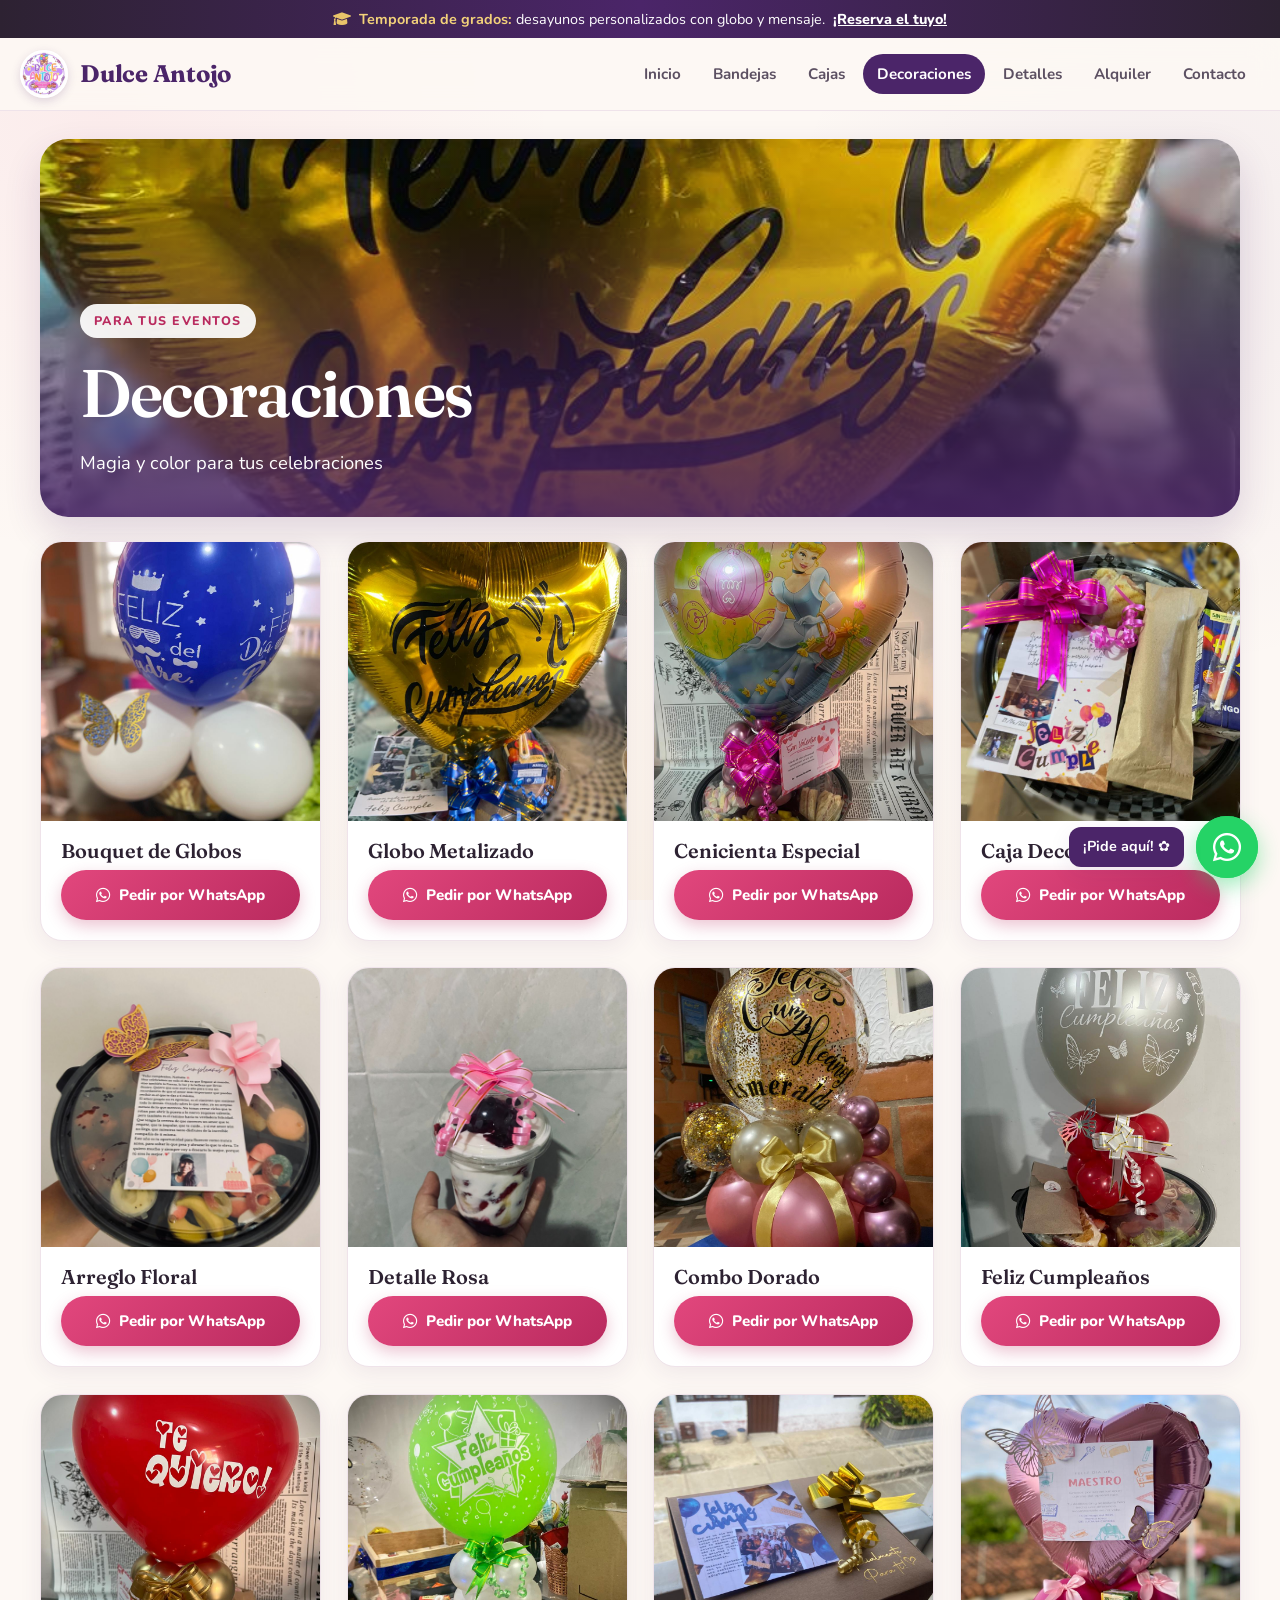
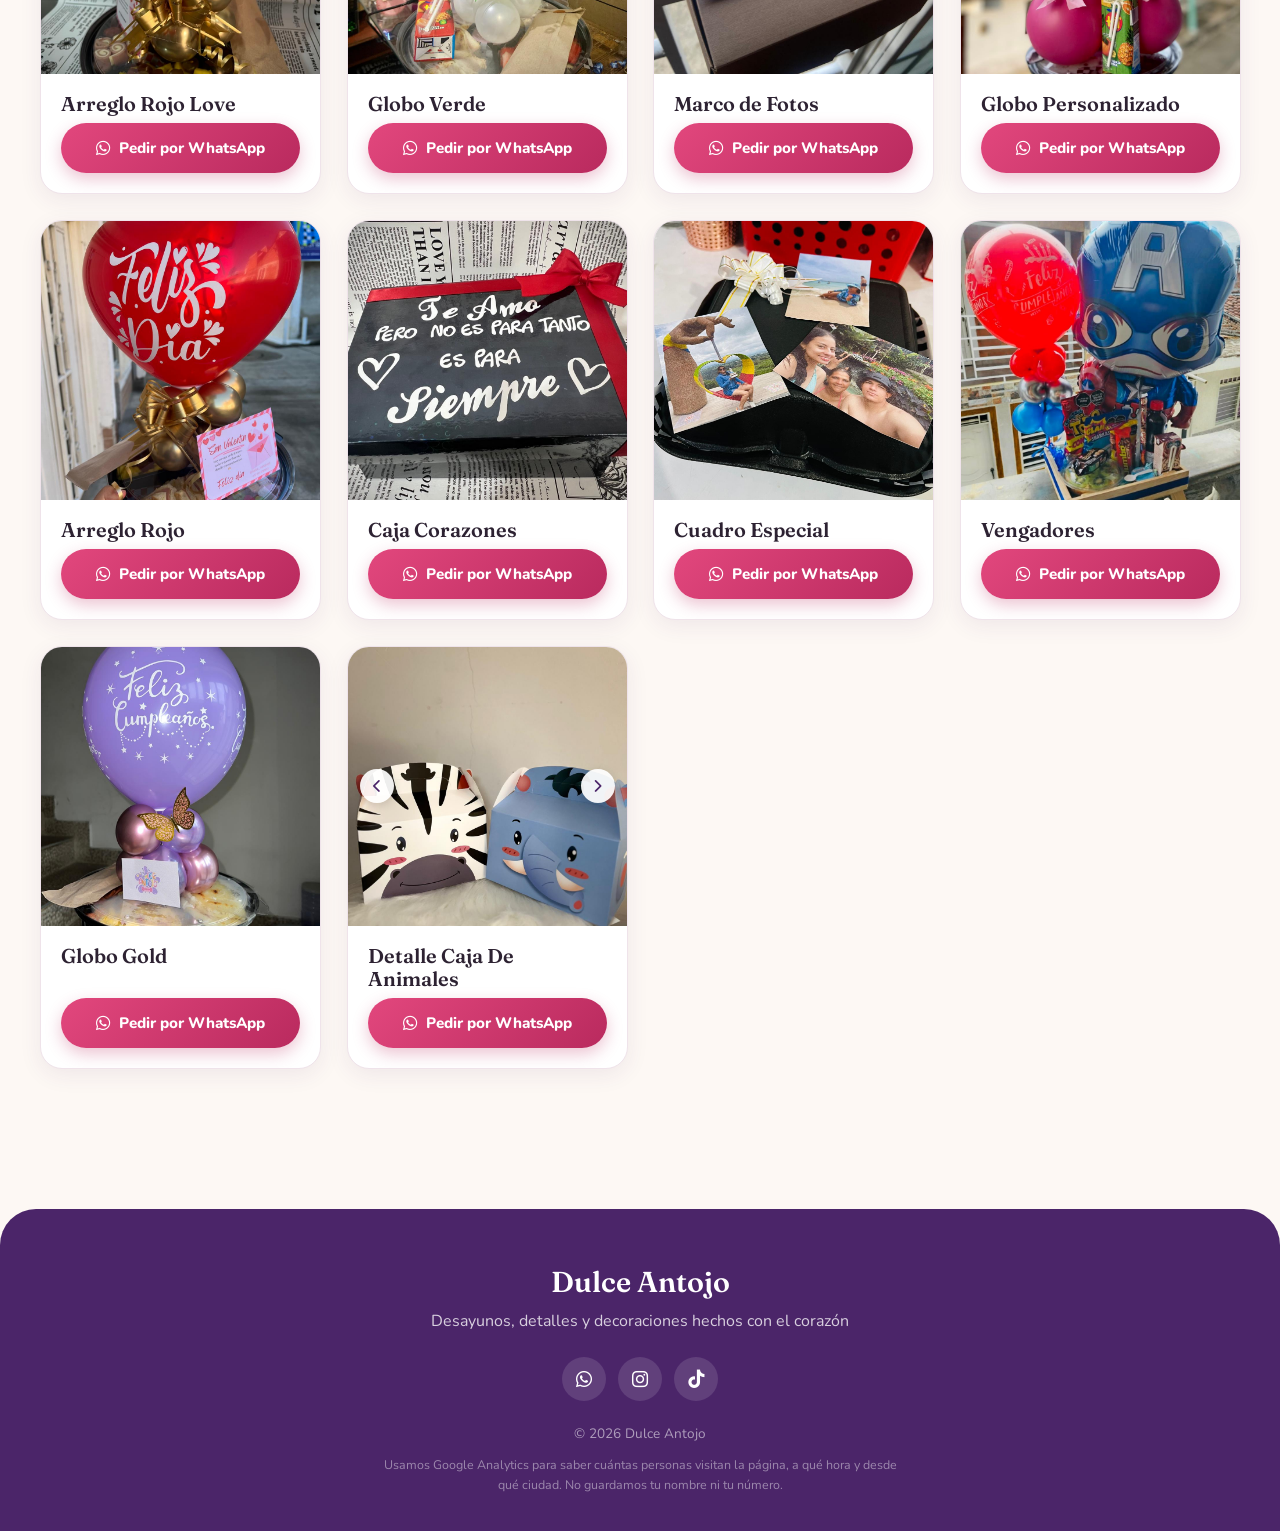
<file: decoraciones.html>
<!DOCTYPE html>
<html lang="es">
<head>
    <meta charset="UTF-8">
    <meta name="viewport" content="width=device-width, initial-scale=1.0">
    <meta name="description" content="Bouquets de globos, globos personalizados y decoraciones para celebraciones en Mediacanoa, Yotoco (Valle del Cauca).">
    <meta name="theme-color" content="#4b2569">
    <link rel="icon" type="image/png" sizes="32x32" href="img/favicon-32.png">
    <link rel="icon" type="image/png" sizes="192x192" href="img/icono-192.png">
    <link rel="apple-touch-icon" href="img/icono-180.png">
    <link rel="canonical" href="https://jhon-viera.github.io/INDEX/decoraciones.html">
    <meta property="og:type" content="website">
    <meta property="og:site_name" content="Dulce Antojo">
    <meta property="og:locale" content="es_CO">
    <meta property="og:title" content="Decoraciones con globos para eventos | Dulce Antojo">
    <meta property="og:description" content="Bouquets de globos, globos personalizados y decoraciones para celebraciones en Mediacanoa, Yotoco (Valle del Cauca).">
    <meta property="og:url" content="https://jhon-viera.github.io/INDEX/decoraciones.html">
    <meta property="og:image" content="https://jhon-viera.github.io/INDEX/img/vista-previa.jpg">
    <meta property="og:image:width" content="1200">
    <meta property="og:image:height" content="630">
    <meta name="twitter:card" content="summary_large_image">
    <title>Decoraciones con globos para eventos | Dulce Antojo</title>
    <link rel="preconnect" href="https://fonts.googleapis.com">
    <link rel="preconnect" href="https://fonts.gstatic.com" crossorigin>
    <link rel="stylesheet" href="estilos.css">
    <link rel="stylesheet" href="https://cdnjs.cloudflare.com/ajax/libs/font-awesome/6.0.0/css/all.min.css">
    <!-- Google Analytics -->
    <script async src="https://www.googletagmanager.com/gtag/js?id=G-75ZVT92NVH"></script>
    <script>
        window.dataLayer = window.dataLayer || [];
        function gtag(){dataLayer.push(arguments);}
        gtag('js', new Date());
        gtag('config', 'G-75ZVT92NVH');
    </script>
</head>
<body>

    <a class="barra-promo" href="https://wa.me/573147767322?text=Hola%21%20Quiero%20un%20desayuno%20para%20grados%20personalizado%20%F0%9F%8E%93" target="_blank" rel="noopener">
        <i class="fas fa-graduation-cap"></i> <strong>Temporada de grados:</strong> desayunos personalizados con globo y mensaje. <span>¡Reserva el tuyo!</span>
    </a>
    <nav class="barra">
    <a href="index.html" class="marca">
        <img src="img/logo.jpeg" alt="Logo Dulce Antojo">
        <span>Dulce Antojo</span>
    </a>
    <div class="menu">
        <a href="index.html">Inicio</a>
        <a href="bandeja.html">Bandejas</a>
        <a href="cajas.html">Cajas</a>
        <a href="decoraciones.html" class="activo">Decoraciones</a>
        <a href="detalles.html">Detalles</a>
        <a href="alquiler.html">Alquiler</a>
        <a href="contacto.html">Contacto</a>
    </div>
</nav>

    <header class="hero hero-banda" style="--hero-img: url('img/decoracion/DECORACION 2.jpg');">
        <div class="hero-content">
            <span class="etiqueta">Para tus eventos</span>
            <h1>Decoraciones</h1>
            <p class="hero-texto">Magia y color para tus celebraciones</p>
        </div>
    </header>

    

    <section class="galeria">
        
        <div class="producto-card">
            <img src="img/decoracion/DECORACION 1.jpg" alt="Decoración 1" loading="lazy">
            <div class="info-producto">
                <h3>Bouquet de Globos</h3>
                <a href="https://wa.me/573147767322?text=Hola%21%20Me%20interesa%3A%20Bouquet%20de%20Globos" class="btn-pedido">Pedir por WhatsApp</a>
            </div>
        </div>

        <div class="producto-card">
            <img src="img/decoracion/DECORACION 2.jpg" alt="Decoración 2" loading="lazy">
            <div class="info-producto">
                <h3>Globo Metalizado</h3>
                <a href="https://wa.me/573147767322?text=Hola%21%20Me%20interesa%3A%20Globo%20Metalizado" class="btn-pedido">Pedir por WhatsApp</a>
            </div>
        </div>

        <div class="producto-card">
            <img src="img/decoracion/DECORACION 3.jpeg" alt="Decoración 3" loading="lazy">
            <div class="info-producto">
                <h3>Cenicienta Especial</h3>
                <a href="https://wa.me/573147767322?text=Hola%21%20Me%20interesa%3A%20Cenicienta%20Especial" class="btn-pedido">Pedir por WhatsApp</a>
            </div>
        </div>

        <div class="producto-card">
            <img src="img/decoracion/DECORACION 4.jpg" alt="Decoración 4" loading="lazy">
            <div class="info-producto">
                <h3>Caja Decorada</h3>
                <a href="https://wa.me/573147767322?text=Hola%21%20Me%20interesa%3A%20Caja%20Decorada" class="btn-pedido">Pedir por WhatsApp</a>
            </div>
        </div>

        <div class="producto-card">
            <img src="img/decoracion/DECORACION 5.jpg" alt="Decoración 5" loading="lazy">
            <div class="info-producto">
                <h3>Arreglo Floral</h3>
                <a href="https://wa.me/573147767322?text=Hola%21%20Me%20interesa%3A%20Arreglo%20Floral" class="btn-pedido">Pedir por WhatsApp</a>
            </div>
        </div>

        <div class="producto-card">
            <img src="img/decoracion/DECORACION 6.jpg" alt="Decoración 6" loading="lazy">
            <div class="info-producto">
                <h3>Detalle Rosa</h3>
                <a href="https://wa.me/573147767322?text=Hola%21%20Me%20interesa%3A%20Detalle%20Rosa" class="btn-pedido">Pedir por WhatsApp</a>
            </div>
        </div>

        <div class="producto-card">
            <img src="img/decoracion/DECORACION 7.jpg" alt="Decoración 7" loading="lazy">
            <div class="info-producto">
                <h3>Combo Dorado</h3>
                <a href="https://wa.me/573147767322?text=Hola%21%20Me%20interesa%3A%20Combo%20Dorado" class="btn-pedido">Pedir por WhatsApp</a>
            </div>
        </div>

        <div class="producto-card">
            <img src="img/decoracion/DECORACION.jpeg" alt="Decoración 8" loading="lazy">
            <div class="info-producto">
                <h3>Feliz Cumpleaños</h3>
                <a href="https://wa.me/573147767322?text=Hola%21%20Me%20interesa%3A%20Feliz%20Cumplea%C3%B1os" class="btn-pedido">Pedir por WhatsApp</a>
            </div>
        </div>

        <div class="producto-card">
            <img src="img/decoracion/decoracion-9.jpeg" alt="Decoración 9" loading="lazy">
            <div class="info-producto">
                <h3>Arreglo Rojo Love</h3>
                <a href="https://wa.me/573147767322?text=Hola%21%20Me%20interesa%3A%20Arreglo%20Rojo%20Love" class="btn-pedido">Pedir por WhatsApp</a>
            </div>
        </div>

        <div class="producto-card">
            <img src="img/decoracion/decoracio-10.jpg" alt="Decoración 10" loading="lazy">
            <div class="info-producto">
                <h3>Globo Verde</h3>
                <a href="https://wa.me/573147767322?text=Hola%21%20Me%20interesa%3A%20Globo%20Verde" class="btn-pedido">Pedir por WhatsApp</a>
            </div>
        </div>

        <div class="producto-card">
            <img src="img/decoracion/decoracion-11.jpg" alt="Decoración 11" loading="lazy">
            <div class="info-producto">
                <h3>Marco de Fotos</h3>
                <a href="https://wa.me/573147767322?text=Hola%21%20Me%20interesa%3A%20Marco%20de%20Fotos" class="btn-pedido">Pedir por WhatsApp</a>
            </div>
        </div>

        <div class="producto-card">
            <img src="img/decoracion/decoracion-12.jpg" alt="Decoración 12" loading="lazy">
            <div class="info-producto">
                <h3>Globo Personalizado</h3>
                <a href="https://wa.me/573147767322?text=Hola%21%20Me%20interesa%3A%20Globo%20Personalizado" class="btn-pedido">Pedir por WhatsApp</a>
            </div>
        </div>

        <div class="producto-card">
            <img src="img/decoracion/decoracion-13.jpeg" alt="Decoración 13" loading="lazy">
            <div class="info-producto">
                <h3>Arreglo Rojo</h3>
                <a href="https://wa.me/573147767322?text=Hola%21%20Me%20interesa%3A%20Arreglo%20Rojo" class="btn-pedido">Pedir por WhatsApp</a>
            </div>
        </div>

        <div class="producto-card">
            <img src="img/decoracion/decoracion-14.jpeg" alt="Decoración 14" loading="lazy">
            <div class="info-producto">
                <h3>Caja Corazones</h3>
                <a href="https://wa.me/573147767322?text=Hola%21%20Me%20interesa%3A%20Caja%20Corazones" class="btn-pedido">Pedir por WhatsApp</a>
            </div>
        </div>

        <div class="producto-card">
            <img src="img/decoracion/decoracion-15.jpg" alt="Decoración 15" loading="lazy">
            <div class="info-producto">
                <h3>Cuadro Especial</h3>
                <a href="https://wa.me/573147767322?text=Hola%21%20Me%20interesa%3A%20Cuadro%20Especial" class="btn-pedido">Pedir por WhatsApp</a>
            </div>
        </div>

        <div class="producto-card">
            <img src="img/decoracion/decoracion-16.jpg" alt="Decoración 16" loading="lazy">
            <div class="info-producto">
                <h3>Vengadores</h3>
                <a href="https://wa.me/573147767322?text=Hola%21%20Me%20interesa%3A%20Vengadores" class="btn-pedido">Pedir por WhatsApp</a>
            </div>
        </div>

        <div class="producto-card">
            <img src="img/decoracion/decoracion-17.jpeg" alt="Decoración 17" loading="lazy">
            <div class="info-producto">
                <h3>Globo Gold</h3>
                <a href="https://wa.me/573147767322?text=Hola%21%20Me%20interesa%3A%20Globo%20Gold" class="btn-pedido">Pedir por WhatsApp</a>
            </div>
        </div>

        <div class="producto-card">
    <!-- Contenedor del carrusel interno de imágenes -->
    <div class="card-img-carrusel" id="carruselDetalle14">
        <img src="img/decoracion/decoracion-a1.jpeg" alt="Detalle 14 - Vista 1" loading="lazy">
        <img src="img/decoracion/decoracion-a2.jpeg" alt="Detalle 14 - Vista 2" loading="lazy">
    </div>

    <!-- Botones de flecha flotantes para cambiar de imagen -->
    <button onclick="moverImagenCard('carruselDetalle14', -1)" class="card-flecha izq"><i class="fas fa-chevron-left"></i></button>
    
    <button onclick="moverImagenCard('carruselDetalle14', 1)" class="card-flecha der"><i class="fas fa-chevron-right"></i></button>

    <!-- Información del producto -->
    <div class="info-producto">
        <h3>Detalle Caja De Animales</h3>
        <a href="https://wa.me/573147767322?text=Hola%21%20Me%20interesa%3A%20Detalle%20Caja%20De%20Animales" class="btn-pedido">Pedir por WhatsApp</a>
    </div>
</div>

    </section>


<footer class="pie">
    <p class="pie-marca">Dulce Antojo</p>
    <p>Desayunos, detalles y decoraciones hechos con el corazón</p>
    <div class="pie-redes">
        <a href="https://wa.me/573147767322" target="_blank" aria-label="WhatsApp"><i class="fab fa-whatsapp"></i></a>
        <a href="https://www.instagram.com/dulce._.antojo00/" target="_blank" aria-label="Instagram"><i class="fab fa-instagram"></i></a>
        <a href="https://www.tiktok.com/@dulce.antojo897" target="_blank" aria-label="TikTok"><i class="fab fa-tiktok"></i></a>
    </div>
    <p class="pie-copy">&copy; 2026 Dulce Antojo</p>
    <p class="pie-privacidad">Usamos Google Analytics para saber cuántas personas visitan la página, a qué hora y desde qué ciudad. No guardamos tu nombre ni tu número.</p>
</footer>

    <!-- Modal con estructura completa, contenedor y protección de marca de agua -->
    <div id="modalImagen" class="modal">
        <span class="cerrar">&times;</span>
        <div class="contenedor-imagen-modal">
            <img class="modal-contenido" id="imgGrande" oncontextmenu="return false;">
            <div class="marca-agua-modal"></div>
        </div>
    </div>

    <!-- Botón flotante de WhatsApp -->
    <a href="https://wa.me/573147767322?text=Hola!%20Deseo%20más%20información%20sobre%20tus%20decoraciones" 
   class="whatsapp-float" 
   target="_blank">
    <i class="fab fa-whatsapp"></i>
    <span class="tooltip-whatsapp">¡Pide aquí! ✿</span>
</a>
    
    <script>
    const imagenesGaleria = document.querySelectorAll('.producto-card img');
    const elModal = document.getElementById("modalImagen");
    const imagenGrande = document.getElementById("imgGrande");
    const btnCerrar = document.querySelector(".cerrar");

    function moverImagenCard(idCarrusel, direccion) {
    const carrusel = document.getElementById(idCarrusel);
    const anchoTarjeta = carrusel.clientWidth; // Toma el ancho exacto de la tarjeta
    carrusel.scrollBy({
        left: direccion * anchoTarjeta,
        behavior: 'smooth'
    });
}

    // Función para abrir el zoom
    imagenesGaleria.forEach(img => {
        img.onclick = function() {
            elModal.style.display = "flex";
            imagenGrande.src = this.src;
        }
    });

    // Función para cerrar al hacer clic en la X
    if (btnCerrar) {
        btnCerrar.onclick = function() {
            elModal.style.display = "none";
        }
    }

    // Función para cerrar al hacer clic en el fondo oscuro del modal (fuera de la imagen)
    elModal.onclick = function(e) {
        if (e.target === elModal) {
            elModal.style.display = "none";
        }
    }

    // Cerrar con la tecla Escape
    document.addEventListener('keydown', (e) => {
        if (e.key === "Escape") {
            elModal.style.display = "none";
        }
    });
</script>
    
<script src="sitio.js"></script>
</body>
</html>
</file>
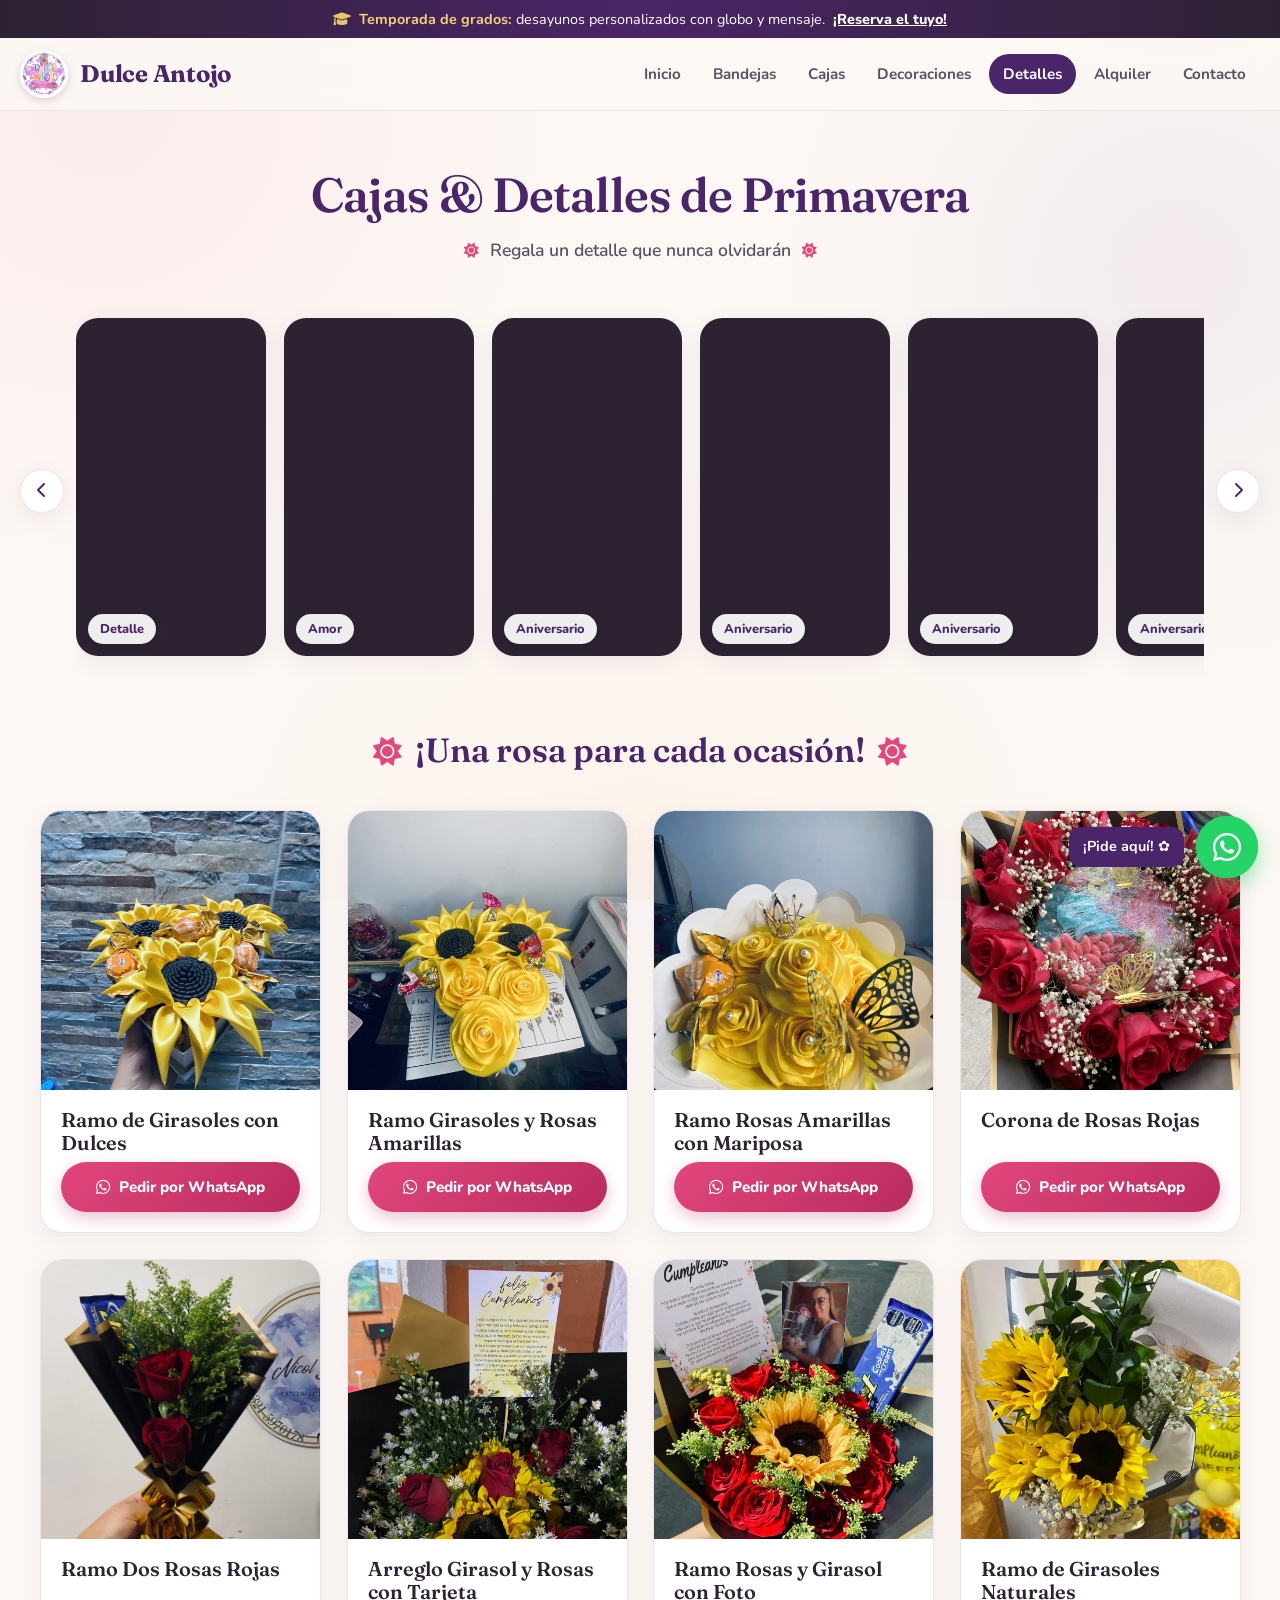
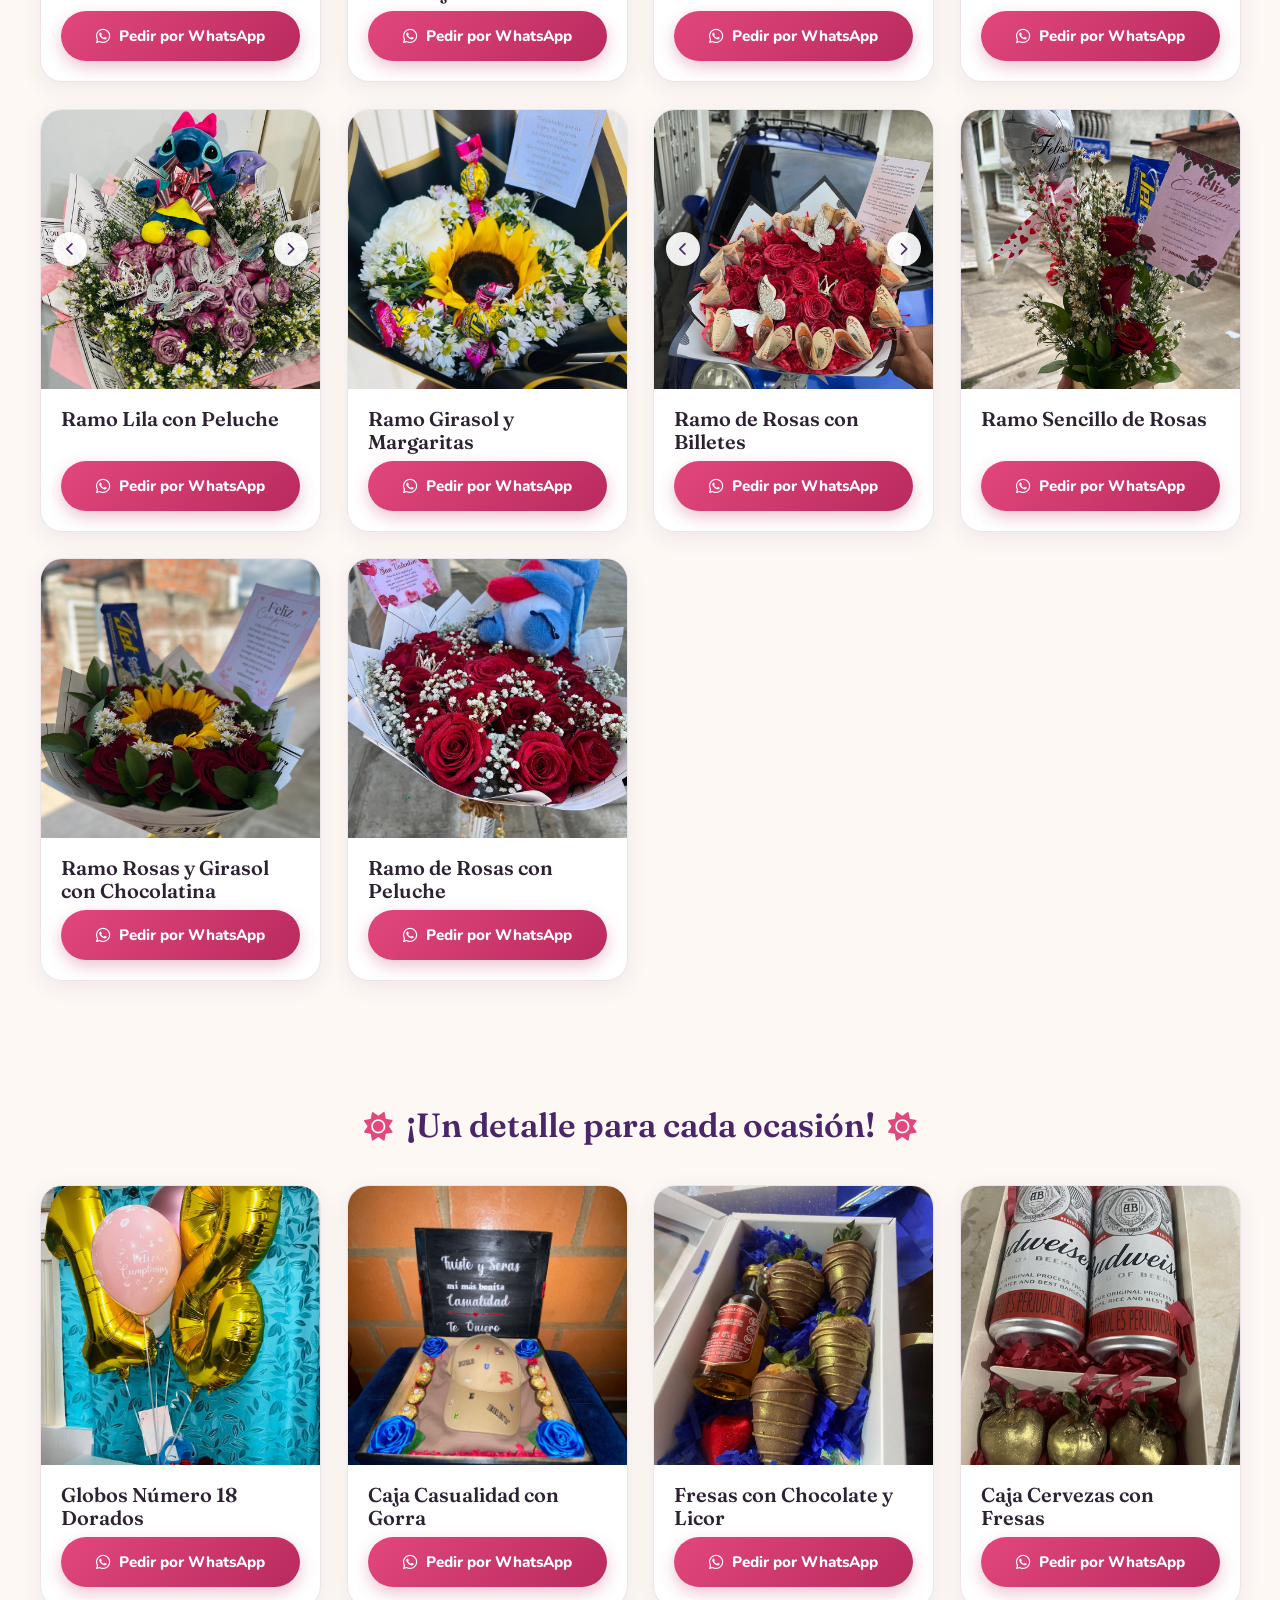
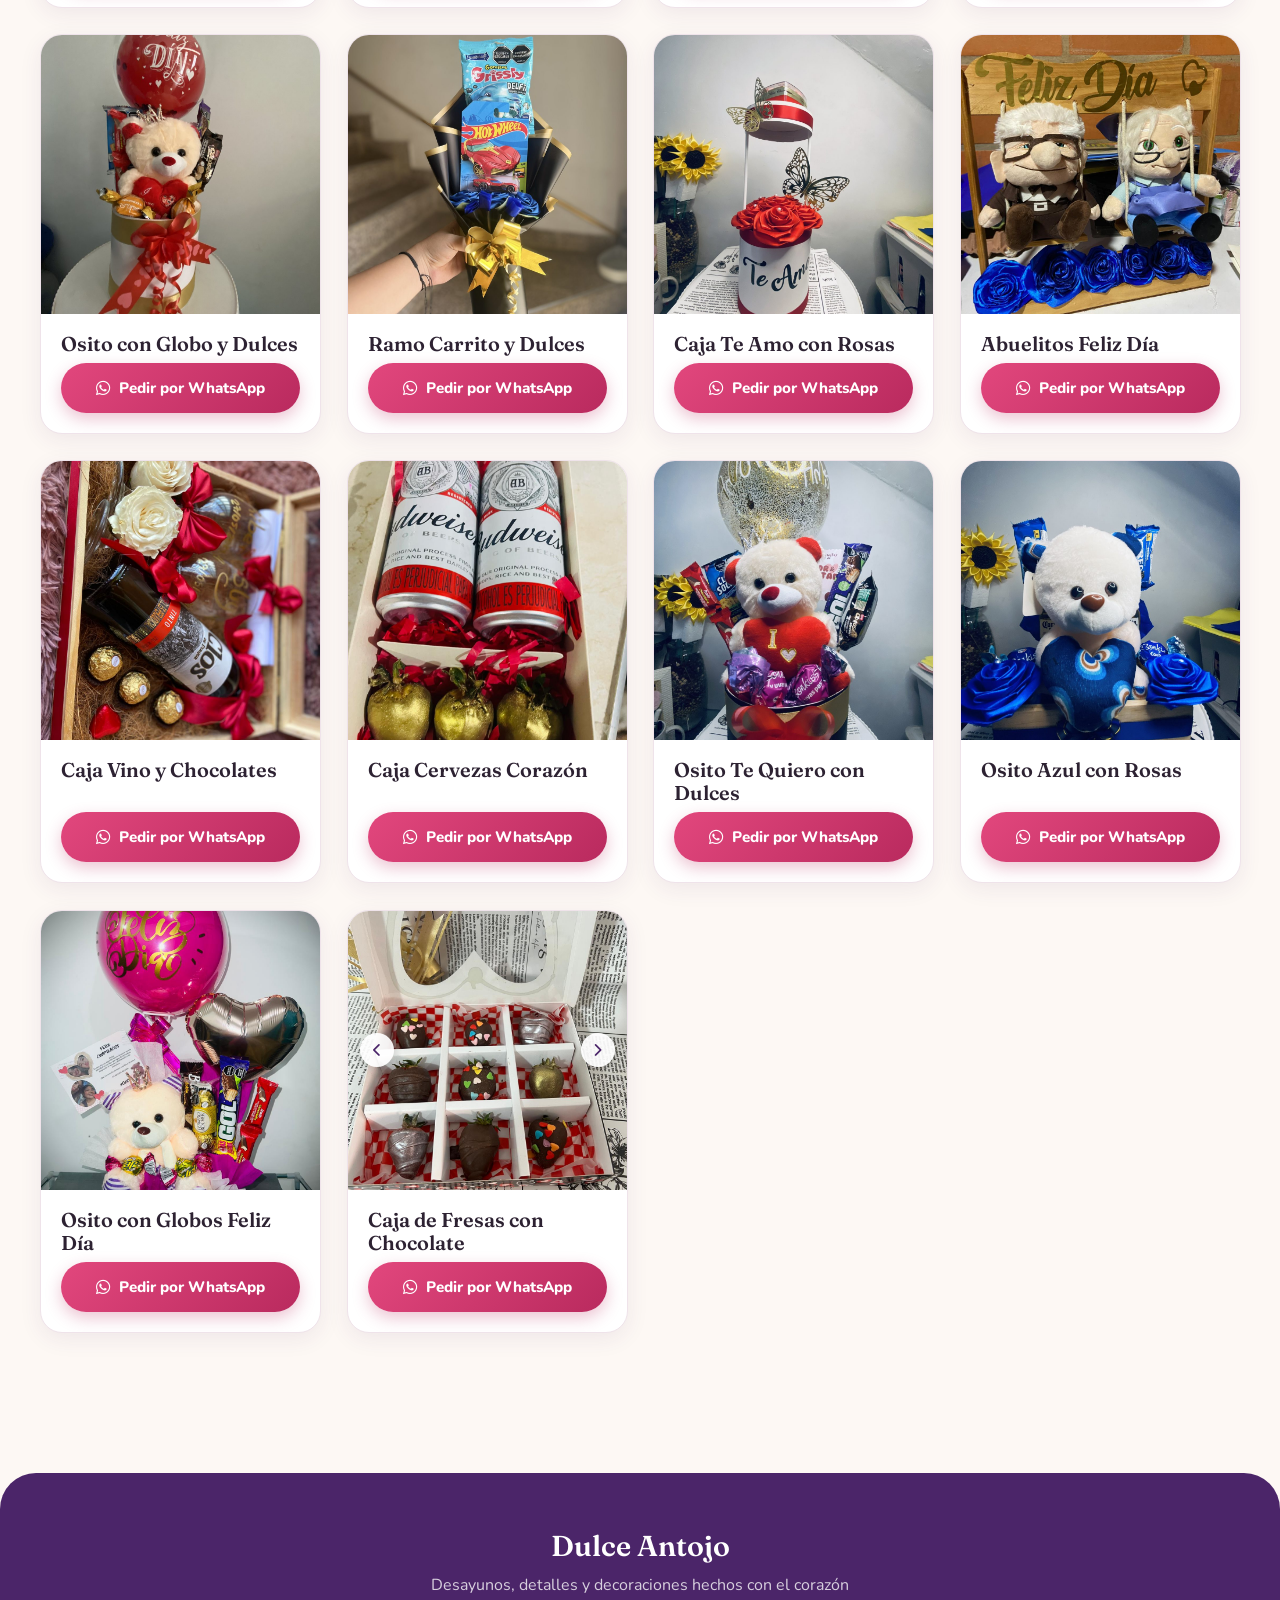
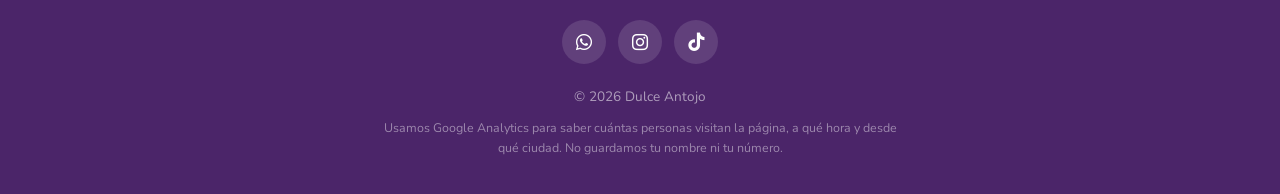
<file: detalles.html>
<!DOCTYPE html>
<html lang="es">
<head>
    <meta charset="UTF-8">
    <meta name="viewport" content="width=device-width, initial-scale=1.0">
    <meta name="description" content="Ramos de rosas y girasoles, ositos, fresas con chocolate y detalles para regalar en Mediacanoa, Yotoco (Valle del Cauca).">
    <meta name="theme-color" content="#4b2569">
    <link rel="icon" type="image/png" sizes="32x32" href="img/favicon-32.png">
    <link rel="icon" type="image/png" sizes="192x192" href="img/icono-192.png">
    <link rel="apple-touch-icon" href="img/icono-180.png">
    <link rel="canonical" href="https://jhon-viera.github.io/INDEX/detalles.html">
    <meta property="og:type" content="website">
    <meta property="og:site_name" content="Dulce Antojo">
    <meta property="og:locale" content="es_CO">
    <meta property="og:title" content="Ramos, rosas y detalles | Dulce Antojo">
    <meta property="og:description" content="Ramos de rosas y girasoles, ositos, fresas con chocolate y detalles para regalar en Mediacanoa, Yotoco (Valle del Cauca).">
    <meta property="og:url" content="https://jhon-viera.github.io/INDEX/detalles.html">
    <meta property="og:image" content="https://jhon-viera.github.io/INDEX/img/vista-previa.jpg">
    <meta property="og:image:width" content="1200">
    <meta property="og:image:height" content="630">
    <meta name="twitter:card" content="summary_large_image">
    <title>Ramos, rosas y detalles | Dulce Antojo</title>
    <link rel="preconnect" href="https://fonts.googleapis.com">
    <link rel="preconnect" href="https://fonts.gstatic.com" crossorigin>
    <link rel="stylesheet" href="estilos.css">
    <link rel="stylesheet" href="https://cdnjs.cloudflare.com/ajax/libs/font-awesome/6.0.0/css/all.min.css">
    <!-- Google Analytics -->
    <script async src="https://www.googletagmanager.com/gtag/js?id=G-75ZVT92NVH"></script>
    <script>
        window.dataLayer = window.dataLayer || [];
        function gtag(){dataLayer.push(arguments);}
        gtag('js', new Date());
        gtag('config', 'G-75ZVT92NVH');
    </script>
</head>

<body> 
    <a class="barra-promo" href="https://wa.me/573147767322?text=Hola%21%20Quiero%20un%20desayuno%20para%20grados%20personalizado%20%F0%9F%8E%93" target="_blank" rel="noopener">
        <i class="fas fa-graduation-cap"></i> <strong>Temporada de grados:</strong> desayunos personalizados con globo y mensaje. <span>¡Reserva el tuyo!</span>
    </a>
    <nav class="barra">
    <a href="index.html" class="marca">
        <img src="img/logo.jpeg" alt="Logo Dulce Antojo">
        <span>Dulce Antojo</span>
    </a>
    <div class="menu">
        <a href="index.html">Inicio</a>
        <a href="bandeja.html">Bandejas</a>
        <a href="cajas.html">Cajas</a>
        <a href="decoraciones.html">Decoraciones</a>
        <a href="detalles.html" class="activo">Detalles</a>
        <a href="alquiler.html">Alquiler</a>
        <a href="contacto.html">Contacto</a>
    </div>
</nav>

<div class="encabezado">
    <h1 class="titulo">Cajas & Detalles de Primavera</h1>

    <p class="subtitulo">
        <i class="fas fa-sun"></i> 
        Regala un detalle que nunca olvidarán 
        <i class="fas fa-sun"></i>
    </p>
</div>

<section class="reels-carrusel-container">
        <button class="carrusel-btn carrusel-prev" onclick="moverCarrusel(-1)"><i class="fas fa-chevron-left"></i></button>
        
        <section class="reels-carrusel" id="carruselReels"> 
            <div class="reels-track">
                
                <div class="reel-card">
                    <video data-autoplay muted loop playsinline preload="none"><source src="img/amarillo/video-1.mp4" type="video/mp4"></video>
                    <div class="reel-tag">Detalle</div>
                </div>
              
                <div class="reel-card">
                    <video data-autoplay muted loop playsinline preload="none"><source src="img/amarillo/video-2.mp4" type="video/mp4"></video>
                    <div class="reel-tag">Amor</div>
                </div>
                
                <div class="reel-card">
                    <video data-autoplay muted loop playsinline preload="none"><source src="img/amarillo/video-3.mp4" type="video/mp4"></video>
                    <div class="reel-tag">Aniversario</div>
                </div>

                <div class="reel-card">
                    <video data-autoplay muted loop playsinline preload="none"><source src="img/amarillo/video-4.mp4" type="video/mp4"></video>
                    <div class="reel-tag">Aniversario</div>
                </div>

                <div class="reel-card">
                    <video data-autoplay muted loop playsinline preload="none"><source src="img/rosas/rosa-1.mp4" type="video/mp4"></video>
                    <div class="reel-tag">Aniversario</div>
                </div>

                <div class="reel-card">
                    <video data-autoplay muted loop playsinline preload="none"><source src="img/amarillo/video-5.mp4" type="video/mp4"></video>
                    <div class="reel-tag">Aniversario</div>
                </div>

                 <div class="reel-card">
                    <video data-autoplay muted loop playsinline preload="none"><source src="img/cajas/video 7.mp4" type="video/mp4"></video>
                    <div class="reel-tag">Detalle</div>
                </div>
              
                <div class="reel-card">
                    <video data-autoplay muted loop playsinline preload="none"><source src="img/amarillo/video-6.mp4" type="video/mp4"></video>
                    <div class="reel-tag">Amor</div>
                </div>
                
                <div class="reel-card">
                    <video data-autoplay muted loop playsinline preload="none"><source src="img/amarillo/video-7.mp4" type="video/mp4"></video>
                    <div class="reel-tag">Aniversario</div>
                </div>

                <div class="reel-card">
                    <video data-autoplay muted loop playsinline preload="none"><source src="img/amarillo/video-4.mp4" type="video/mp4"></video>
                    <div class="reel-tag">Aniversario</div>
                </div>

               
              
                <div class="reel-card">
                    <video data-autoplay muted loop playsinline preload="none"><source src="img/cajas/video 9.mp4" type="video/mp4"></video>
                    <div class="reel-tag">Amor</div>
                </div>
                
                <div class="reel-card">
                    <video data-autoplay muted loop playsinline preload="none"><source src="img/cajas/video 11.mp4" type="video/mp4"></video>
                    <div class="reel-tag">Aniversario</div>
                </div>
                
            </div>
        </section>

        <button class="carrusel-btn carrusel-next" onclick="moverCarrusel(1)"><i class="fas fa-chevron-right"></i></button>
    </section>

    <script>
        function moverCarrusel(direccion) {
            const carrusel = document.getElementById('carruselReels');
            const desplazamiento = 300; // Píxeles que se desplaza al hacer clic en las flechas
            carrusel.scrollBy({
                left: direccion * desplazamiento,
                behavior: 'smooth'
            });
        }
    </script>

<p class="subtitulo">
    <i class="fas fa-sun"></i> 
    ¡Una rosa para cada ocasión!
    <i class="fas fa-sun"></i>
</p>
<section class="galeria">
    <div class="producto-card">
        <img src="img/rosas/rosa-1.JPEG" alt="Ramo de Girasoles con Dulces" loading="lazy">
        <div class="info-producto">
            <h3>Ramo de Girasoles con Dulces</h3>
            <a href="https://wa.me/573147767322?text=Hola%21%20Me%20interesa%3A%20Ramo%20de%20Girasoles%20con%20Dulces" class="btn-pedido">Pedir por WhatsApp</a>
        </div>
    </div>

    <div class="producto-card">
        <img src="img/rosas/rosa-2.JPEG" alt="Ramo Girasoles y Rosas Amarillas" loading="lazy">
        <div class="info-producto">
            <h3>Ramo Girasoles y Rosas Amarillas</h3>
            <a href="https://wa.me/573147767322?text=Hola%21%20Me%20interesa%3A%20Ramo%20Girasoles%20y%20Rosas%20Amarillas" class="btn-pedido">Pedir por WhatsApp</a>
        </div>
    </div>

    <div class="producto-card">
        <img src="img/rosas/rosa-3.JPEG" alt="Ramo Rosas Amarillas con Mariposa" loading="lazy">
        <div class="info-producto">
            <h3>Ramo Rosas Amarillas con Mariposa</h3>
            <a href="https://wa.me/573147767322?text=Hola%21%20Me%20interesa%3A%20Ramo%20Rosas%20Amarillas%20con%20Mariposa" class="btn-pedido">Pedir por WhatsApp</a>
        </div>
    </div>

    <div class="producto-card">
        <img src="img/rosas/rosa-5.JPEG" alt="Corona de Rosas Rojas" loading="lazy">
        <div class="info-producto">
            <h3>Corona de Rosas Rojas</h3>
            <a href="https://wa.me/573147767322?text=Hola%21%20Me%20interesa%3A%20Corona%20de%20Rosas%20Rojas" class="btn-pedido">Pedir por WhatsApp</a>
        </div>
    </div>

    <div class="producto-card">
        <img src="img/rosas/rosa-6.jpg" alt="Ramo Dos Rosas Rojas" loading="lazy">
        <div class="info-producto">
            <h3>Ramo Dos Rosas Rojas</h3>
            <a href="https://wa.me/573147767322?text=Hola%21%20Me%20interesa%3A%20Ramo%20Dos%20Rosas%20Rojas" class="btn-pedido">Pedir por WhatsApp</a>
        </div>
    </div>

    <div class="producto-card">
        <img src="img/rosas/rosa-7.jpg" alt="Arreglo Girasol y Rosas con Tarjeta" loading="lazy">
        <div class="info-producto">
            <h3>Arreglo Girasol y Rosas con Tarjeta</h3>
            <a href="https://wa.me/573147767322?text=Hola%21%20Me%20interesa%3A%20Arreglo%20Girasol%20y%20Rosas%20con%20Tarjeta" class="btn-pedido">Pedir por WhatsApp</a>
        </div>
    </div>

    <div class="producto-card">
        <img src="img/rosas/rosa-8.jpeg" alt="Ramo Rosas y Girasol con Foto" loading="lazy">
        <div class="info-producto">
            <h3>Ramo Rosas y Girasol con Foto</h3>
            <a href="https://wa.me/573147767322?text=Hola%21%20Me%20interesa%3A%20Ramo%20Rosas%20y%20Girasol%20con%20Foto" class="btn-pedido">Pedir por WhatsApp</a>
        </div>
    </div>

    <div class="producto-card">
        <img src="img/rosas/rosa-9.jpeg" alt="Ramo de Girasoles Naturales" loading="lazy">
        <div class="info-producto">
            <h3>Ramo de Girasoles Naturales</h3>
            <a href="https://wa.me/573147767322?text=Hola%21%20Me%20interesa%3A%20Ramo%20de%20Girasoles%20Naturales" class="btn-pedido">Pedir por WhatsApp</a>
        </div>
    </div>

    <div class="producto-card">
   <!-- Contenedor del carrusel interno de imágenes -->
    <div class="card-img-carrusel" id="carruselDetalle14">
        <img src="img/rosas/rosa-10.1.jpeg" alt="Ramo Lila con Peluche" loading="lazy">
        <img src="img/rosas/rosa-10.jpeg" alt="Detalle 14 - Vista 2" loading="lazy">
    </div>


    <!-- Botones de flecha flotantes para cambiar de imagen -->
    <button onclick="moverImagenCard('carruselDetalle14', -1)" class="card-flecha izq"><i class="fas fa-chevron-left"></i></button>
    
    <button onclick="moverImagenCard('carruselDetalle14', 1)" class="card-flecha der"><i class="fas fa-chevron-right"></i></button>

    <!-- Información del producto -->
    <div class="info-producto">
        <h3>Ramo Lila con Peluche</h3>
        <a href="https://wa.me/573147767322?text=Hola%21%20Me%20interesa%3A%20Ramo%20Lila%20con%20Peluche" class="btn-pedido">Pedir por WhatsApp</a>
    </div>
</div>

    <div class="producto-card">
        <img src="img/rosas/rosa-11.jpeg" alt="Ramo Girasol y Margaritas" loading="lazy">
        <div class="info-producto">
            <h3>Ramo Girasol y Margaritas</h3>
            <a href="https://wa.me/573147767322?text=Hola%21%20Me%20interesa%3A%20Ramo%20Girasol%20y%20Margaritas" class="btn-pedido">Pedir por WhatsApp</a>
        </div>
    </div>

    <div class="producto-card">
   <!-- Contenedor del carrusel interno de imágenes -->
    <div class="card-img-carrusel" id="money">
        <img src="img/rosas/rosa-12.jpeg" alt="Ramo de Rosas con Billetes" loading="lazy">
        <img src="img/rosas/rosa-12.1.jpeg" alt="money- Vista 2" loading="lazy">
    </div>


    <!-- Botones de flecha flotantes para cambiar de imagen -->
    <button onclick="moverImagenCard('money', -1)" class="card-flecha izq"><i class="fas fa-chevron-left"></i></button>
    
    <button onclick="moverImagenCard('money', 1)" class="card-flecha der"><i class="fas fa-chevron-right"></i></button>

    <!-- Información del producto -->
    <div class="info-producto">
        <h3>Ramo de Rosas con Billetes</h3>
        <a href="https://wa.me/573147767322?text=Hola%21%20Me%20interesa%3A%20Ramo%20de%20Rosas%20con%20Billetes" class="btn-pedido">Pedir por WhatsApp</a>
    </div>
</div>

    <div class="producto-card">
        <img src="img/rosas/rosa-13.jpeg" alt="Ramo Sencillo de Rosas" loading="lazy">
        <div class="info-producto">
            <h3>Ramo Sencillo de Rosas</h3>
            <a href="https://wa.me/573147767322?text=Hola%21%20Me%20interesa%3A%20Ramo%20Sencillo%20de%20Rosas" class="btn-pedido">Pedir por WhatsApp</a>
        </div>
    </div>

    <div class="producto-card">
        <img src="img/rosas/rosa-14.jpeg" alt="Ramo Rosas y Girasol con Chocolatina" loading="lazy">
        <div class="info-producto">
            <h3>Ramo Rosas y Girasol con Chocolatina</h3>
            <a href="https://wa.me/573147767322?text=Hola%21%20Me%20interesa%3A%20Ramo%20Rosas%20y%20Girasol%20con%20Chocolatina" class="btn-pedido">Pedir por WhatsApp</a>
        </div>
    </div>

    <div class="producto-card">
        <img src="img/rosas/rosa-15.jpeg" alt="Ramo de Rosas con Peluche" loading="lazy">
        <div class="info-producto">
            <h3>Ramo de Rosas con Peluche</h3>
            <a href="https://wa.me/573147767322?text=Hola%21%20Me%20interesa%3A%20Ramo%20de%20Rosas%20con%20Peluche" class="btn-pedido">Pedir por WhatsApp</a>
        </div>
    </div>
</section>

<p class="subtitulo">
    <i class="fas fa-sun"></i> 
    ¡Un detalle para cada ocasión!
    <i class="fas fa-sun"></i>
</p>
<section class="galeria">
    <div class="producto-card">
        <img src="img/detalles/detalle-1.jpeg" alt="Globos Número 18 Dorados" loading="lazy">
        <div class="info-producto">
            <h3>Globos Número 18 Dorados</h3>
            <a href="https://wa.me/573147767322?text=Hola%21%20Me%20interesa%3A%20Globos%20N%C3%BAmero%2018%20Dorados" class="btn-pedido">Pedir por WhatsApp</a>
        </div>
    </div>

    <div class="producto-card">
        <img src="img/detalles/detalle-2.jpg" alt="Caja Casualidad con Gorra" loading="lazy">
        <div class="info-producto">
            <h3>Caja Casualidad con Gorra</h3>
            <a href="https://wa.me/573147767322?text=Hola%21%20Me%20interesa%3A%20Caja%20Casualidad%20con%20Gorra" class="btn-pedido">Pedir por WhatsApp</a>
        </div>
    </div>

    <div class="producto-card">
        <img src="img/detalles/detalle-3.jpg" alt="Fresas con Chocolate y Licor" loading="lazy">
        <div class="info-producto">
            <h3>Fresas con Chocolate y Licor</h3>
            <a href="https://wa.me/573147767322?text=Hola%21%20Me%20interesa%3A%20Fresas%20con%20Chocolate%20y%20Licor" class="btn-pedido">Pedir por WhatsApp</a>
        </div>
    </div>

    <div class="producto-card">
        <img src="img/detalles/detalle-4.JPEG" alt="Caja Cervezas con Fresas" loading="lazy">
        <div class="info-producto">
            <h3>Caja Cervezas con Fresas</h3>
            <a href="https://wa.me/573147767322?text=Hola%21%20Me%20interesa%3A%20Caja%20Cervezas%20con%20Fresas" class="btn-pedido">Pedir por WhatsApp</a>
        </div>
    </div>

    <div class="producto-card">
        <img src="img/detalles/detalle-5.JPEG" alt="Osito con Globo y Dulces" loading="lazy">
        <div class="info-producto">
            <h3>Osito con Globo y Dulces</h3>
            <a href="https://wa.me/573147767322?text=Hola%21%20Me%20interesa%3A%20Osito%20con%20Globo%20y%20Dulces" class="btn-pedido">Pedir por WhatsApp</a>
        </div>
    </div>

    <div class="producto-card">
        <img src="img/detalles/detalle-6.JPEG" alt="Ramo Carrito y Dulces" loading="lazy">
        <div class="info-producto">
            <h3>Ramo Carrito y Dulces</h3>
            <a href="https://wa.me/573147767322?text=Hola%21%20Me%20interesa%3A%20Ramo%20Carrito%20y%20Dulces" class="btn-pedido">Pedir por WhatsApp</a>
        </div>
    </div>

    <div class="producto-card">
        <img src="img/detalles/detalle-7.JPEG" alt="Caja Te Amo con Rosas" loading="lazy">
        <div class="info-producto">
            <h3>Caja Te Amo con Rosas</h3>
            <a href="https://wa.me/573147767322?text=Hola%21%20Me%20interesa%3A%20Caja%20Te%20Amo%20con%20Rosas" class="btn-pedido">Pedir por WhatsApp</a>
        </div>
    </div>

    <div class="producto-card">
        <img src="img/detalles/detalle-8.jpg" alt="Abuelitos Feliz Día" loading="lazy">
        <div class="info-producto">
            <h3>Abuelitos Feliz Día</h3>
            <a href="https://wa.me/573147767322?text=Hola%21%20Me%20interesa%3A%20Abuelitos%20Feliz%20D%C3%ADa" class="btn-pedido">Pedir por WhatsApp</a>
        </div>
    </div>

    <div class="producto-card">
        <img src="img/detalles/detalle-9.jpeg" alt="Caja Vino y Chocolates" loading="lazy">
        <div class="info-producto">
            <h3>Caja Vino y Chocolates</h3>
            <a href="https://wa.me/573147767322?text=Hola%21%20Me%20interesa%3A%20Caja%20Vino%20y%20Chocolates" class="btn-pedido">Pedir por WhatsApp</a>
        </div>
    </div>

    <div class="producto-card">
        <img src="img/detalles/detalle-10.jpeg" alt="Caja Cervezas Corazón" loading="lazy">
        <div class="info-producto">
            <h3>Caja Cervezas Corazón</h3>
            <a href="https://wa.me/573147767322?text=Hola%21%20Me%20interesa%3A%20Caja%20Cervezas%20Coraz%C3%B3n" class="btn-pedido">Pedir por WhatsApp</a>
        </div>
    </div>

    

    <div class="producto-card">
        <img src="img/osos/oso-1.JPEG" alt="Osito Te Quiero con Dulces" loading="lazy">
        <div class="info-producto">
            <h3>Osito Te Quiero con Dulces</h3>
            <a href="https://wa.me/573147767322?text=Hola%21%20Me%20interesa%3A%20Osito%20Te%20Quiero%20con%20Dulces" class="btn-pedido">Pedir por WhatsApp</a>
        </div>
    </div>

    

    <div class="producto-card">
        <img src="img/osos/oso-2.JPEG" alt="Osito Azul con Rosas" loading="lazy">
        <div class="info-producto">
            <h3>Osito Azul con Rosas</h3>
            <a href="https://wa.me/573147767322?text=Hola%21%20Me%20interesa%3A%20Osito%20Azul%20con%20Rosas" class="btn-pedido">Pedir por WhatsApp</a>
        </div>
    </div>

    <div class="producto-card">
        <img src="img/osos/oso-3.JPEG" alt="Osito con Globos Feliz Día" loading="lazy">
        <div class="info-producto">
            <h3>Osito con Globos Feliz Día</h3>
            <a href="https://wa.me/573147767322?text=Hola%21%20Me%20interesa%3A%20Osito%20con%20Globos%20Feliz%20D%C3%ADa" class="btn-pedido">Pedir por WhatsApp</a>
        </div>
    </div>

   <div class="producto-card">
    <!-- Contenedor del carrusel interno de imágenes -->
    <div class="card-img-carrusel" id="carruselDetalle14b">
        <img src="img/detalles/detalle-11.jpeg" alt="Caja de Fresas con Chocolate" loading="lazy">
        <img src="img/detalles/detalle-11.1.jpeg" alt="Detalle 14 - Vista 2" loading="lazy">
    </div>

    <!-- Botones de flecha flotantes para cambiar de imagen -->
    <button onclick="moverImagenCard('carruselDetalle14b', -1)" class="card-flecha izq"><i class="fas fa-chevron-left"></i></button>
    
    <button onclick="moverImagenCard('carruselDetalle14b', 1)" class="card-flecha der"><i class="fas fa-chevron-right"></i></button>

    <!-- Información del producto -->
    <div class="info-producto">
        <h3>Caja de Fresas con Chocolate</h3>
        <a href="https://wa.me/573147767322?text=Hola%21%20Me%20interesa%3A%20Caja%20de%20Fresas%20con%20Chocolate" class="btn-pedido">Pedir por WhatsApp</a>
    </div>
</div>
</section>

 

<footer class="pie">
    <p class="pie-marca">Dulce Antojo</p>
    <p>Desayunos, detalles y decoraciones hechos con el corazón</p>
    <div class="pie-redes">
        <a href="https://wa.me/573147767322" target="_blank" aria-label="WhatsApp"><i class="fab fa-whatsapp"></i></a>
        <a href="https://www.instagram.com/dulce._.antojo00/" target="_blank" aria-label="Instagram"><i class="fab fa-instagram"></i></a>
        <a href="https://www.tiktok.com/@dulce.antojo897" target="_blank" aria-label="TikTok"><i class="fab fa-tiktok"></i></a>
    </div>
    <p class="pie-copy">&copy; 2026 Dulce Antojo</p>
    <p class="pie-privacidad">Usamos Google Analytics para saber cuántas personas visitan la página, a qué hora y desde qué ciudad. No guardamos tu nombre ni tu número.</p>
</footer>

<!-- Modal con estructura completa, contenedor y protección de marca de agua -->
<div id="modalImagen" class="modal">
    <span class="cerrar">&times;</span>
    <div class="contenedor-imagen-modal">
        <img class="modal-contenido" id="imgGrande" oncontextmenu="return false;">
        <div class="marca-agua-modal"></div>
    </div>
</div>

<!-- botón flotante de whatsapp -->
<a href="https://wa.me/573147767322?text=Hola!%20Deseo%20más%20información%20sobre%20tus%20detalles" 
   class="whatsapp-float" 
   target="_blank">
    <i class="fab fa-whatsapp"></i>
    <span class="tooltip-whatsapp">¡Pide aquí! ✿</span>
</a>

<script>
const imagenesGaleria = document.querySelectorAll('.producto-card img');
const elModal = document.getElementById("modalImagen");
const imagenGrande = document.getElementById("imgGrande");
const btnCerrar = document.querySelector(".cerrar");

function moverImagenCard(idCarrusel, direccion) {
    const carrusel = document.getElementById(idCarrusel);
    const anchoTarjeta = carrusel.clientWidth; // Toma el ancho exacto de la tarjeta
    carrusel.scrollBy({
        left: direccion * anchoTarjeta,
        behavior: 'smooth'
    });
}

// Función para abrir el zoom
imagenesGaleria.forEach(img => {
    img.onclick = function() {
        elModal.style.display = "flex";
        imagenGrande.src = this.src;
    }
});

// Función para cerrar al hacer clic en la X
if (btnCerrar) {
    btnCerrar.onclick = function() {
        elModal.style.display = "none";
    }
}

// Función para cerrar al hacer clic en el fondo oscuro del modal (fuera de la imagen)
elModal.onclick = function(e) {
    if (e.target === elModal) {
        elModal.style.display = "none";
    }
}

// Cierra el zoom con la tecla Esc
document.addEventListener('keydown', (e) => {
    if (e.key === "Escape") {
        elModal.style.display = "none";
    }
});
</script>



<script src="sitio.js"></script>
</body>
</html>
</file>
<file: estilos.css>
/* =======================================================
   DULCE ANTOJO — Hoja de estilos
   Paleta tomada del logo: ciruela, rosa y un toque dorado
   sobre un fondo crema suave.
   ======================================================= */

@import url('https://fonts.googleapis.com/css2?family=Fraunces:ital,opsz,wght@0,9..144,500;0,9..144,600;0,9..144,700;1,9..144,500&family=Nunito:wght@400;600;700;800&display=swap');

/* 1. VARIABLES
   ========================================= */
:root {
    --crema: #fdf8f4;
    --crema-2: #f8efe8;
    --blanco: #ffffff;
    --rosa-claro: #fde8ef;
    --rosa: #e2477d;
    --rosa-oscuro: #b92a5e;
    --ciruela: #4b2569;
    --ciruela-2: #6b3d8f;
    --lila: #efe6f7;
    --oro: #e9a640;
    --tinta: #2d2232;
    --texto: #5c5062;
    --texto-suave: #8a7f8f;
    --borde: #efe3ea;
    --verde-wa: #25d366;
    --verde-wa-osc: #1aa851;

    --radio: 22px;
    --radio-sm: 14px;
    --sombra: 0 6px 22px rgba(75, 37, 105, 0.08);
    --sombra-hover: 0 16px 36px rgba(75, 37, 105, 0.16);
    --ancho: 1240px;

    --f-titulo: 'Fraunces', Georgia, serif;
    --f-texto: 'Nunito', system-ui, -apple-system, sans-serif;
}

/* 2. BASE
   ========================================= */
*,
*::before,
*::after {
    margin: 0;
    padding: 0;
    box-sizing: border-box;
}

html {
    scroll-behavior: smooth;
    scroll-padding-top: 90px;
}

body {
    font-family: var(--f-texto);
    font-size: 16px;
    line-height: 1.6;
    color: var(--texto);
    background-color: var(--crema);
    background-image:
        radial-gradient(circle at 8% 12%, rgba(226, 71, 125, 0.07) 0, transparent 32%),
        radial-gradient(circle at 92% 30%, rgba(107, 61, 143, 0.07) 0, transparent 30%),
        radial-gradient(circle at 50% 100%, rgba(233, 166, 64, 0.06) 0, transparent 40%);
    background-attachment: fixed;
    overflow-x: hidden;
    -webkit-font-smoothing: antialiased;
}

img,
video {
    max-width: 100%;
    display: block;
}

a {
    color: inherit;
}

h1, h2, h3 {
    font-family: var(--f-titulo);
    color: var(--ciruela);
    line-height: 1.15;
    font-weight: 600;
}

/* 3. NAVEGACIÓN
   ========================================= */
.barra {
    position: sticky;
    top: 0;
    z-index: 1000;
    display: flex;
    align-items: center;
    justify-content: space-between;
    gap: 20px;
    padding: 12px max(20px, calc((100% - var(--ancho)) / 2));
    background: rgba(253, 248, 244, 0.85);
    backdrop-filter: blur(14px);
    -webkit-backdrop-filter: blur(14px);
    border-bottom: 1px solid var(--borde);
}

.marca {
    display: flex;
    align-items: center;
    gap: 12px;
    text-decoration: none;
    flex-shrink: 0;
}

.marca img {
    width: 48px;
    height: 48px;
    border-radius: 50%;
    object-fit: cover;
    border: 2px solid var(--blanco);
    box-shadow: 0 3px 10px rgba(75, 37, 105, 0.18);
}

.marca span {
    font-family: var(--f-titulo);
    font-size: 1.5rem;
    font-weight: 700;
    color: var(--ciruela);
    letter-spacing: -0.01em;
}

.menu {
    display: flex;
    flex-wrap: wrap;
    justify-content: flex-end;
    gap: 4px;
}

.menu a {
    text-decoration: none;
    font-weight: 700;
    font-size: 0.95rem;
    color: var(--texto);
    padding: 8px 14px;
    border-radius: 999px;
    transition: background-color 0.2s ease, color 0.2s ease;
    white-space: nowrap;
}

.menu a:hover {
    background: var(--rosa-claro);
    color: var(--rosa-oscuro);
}

.menu a.activo {
    background: var(--ciruela);
    color: var(--blanco);
}

/* 4. HERO (portada)
   ========================================= */
.hero {
    max-width: var(--ancho);
    margin: 28px auto 0;
    padding: 0 20px;
}

.hero h1 {
    font-size: clamp(2.4rem, 6vw, 4.2rem);
    letter-spacing: -0.02em;
}

.hero-texto {
    font-size: 1.15rem;
    margin-top: 16px;
    max-width: 34em;
}

.hero-botones {
    display: flex;
    flex-wrap: wrap;
    gap: 12px;
    margin-top: 28px;
}

.hero-botones .btn-pedido {
    width: auto;
    padding: 15px 28px;
    font-size: 1rem;
}

/* Portada principal: texto + fotos */
.hero-inicio {
    display: grid;
    grid-template-columns: 1.1fr 1fr;
    align-items: center;
    gap: 48px;
    min-height: 70vh;
    padding-top: 30px;
    padding-bottom: 30px;
}

.hero-inicio h1 em,
.hero-inicio h1 i {
    font-style: italic;
    color: var(--rosa);
}

.hero-fotos {
    position: relative;
    height: 480px;
}

.hero-fotos img {
    position: absolute;
    object-fit: cover;
    border-radius: var(--radio);
    border: 8px solid var(--blanco);
    box-shadow: var(--sombra-hover);
}

.hero-fotos .foto-a {
    width: 64%;
    height: 82%;
    top: 0;
    right: 4%;
    transform: rotate(3deg);
}

.hero-fotos .foto-b {
    width: 54%;
    height: 58%;
    bottom: 0;
    left: 2%;
    transform: rotate(-5deg);
}

/* Portada tipo banda con foto de fondo (Decoraciones) */
.hero-banda {
    display: flex;
}

.hero-banda .hero-content {
    width: 100%;
    min-height: 42vh;
    display: flex;
    flex-direction: column;
    justify-content: flex-end;
    padding: 40px;
    border-radius: 28px;
    background:
        linear-gradient(180deg, rgba(45, 34, 50, 0.05) 20%, rgba(75, 37, 105, 0.85) 100%),
        var(--hero-img, none) center / cover no-repeat;
    box-shadow: var(--sombra-hover);
}

.hero-banda h1,
.hero-banda .hero-texto {
    color: var(--blanco);
}

.hero-banda .etiqueta {
    background: rgba(255, 255, 255, 0.92);
    align-self: flex-start;
}

/* 5. ENCABEZADOS DE SECCIÓN
   ========================================= */
.encabezado {
    text-align: center;
    max-width: 760px;
    margin: 0 auto;
    padding: 56px 20px 24px;
}

.etiqueta {
    display: inline-flex;
    align-items: center;
    gap: 8px;
    font-size: 0.78rem;
    font-weight: 800;
    letter-spacing: 0.12em;
    text-transform: uppercase;
    color: var(--rosa-oscuro);
    background: var(--rosa-claro);
    padding: 7px 14px;
    border-radius: 999px;
    margin-bottom: 16px;
}

.titulo,
.titulo-floral {
    font-size: clamp(2rem, 4.5vw, 3rem);
    letter-spacing: -0.02em;
    color: var(--ciruela);
}

.subtitulo {
    font-family: var(--f-texto);
    font-size: 1.1rem;
    font-weight: 600;
    color: var(--texto);
    text-align: center;
    max-width: 640px;
    margin: 14px auto 8px;
    padding: 0 20px;
}

.subtitulo i,
.subtitulo-resaltado i {
    color: var(--rosa);
    font-size: 0.85em;
    margin: 0 6px;
}

/* Subtítulos sueltos entre secciones (Cajas y Detalles) */
body > .subtitulo,
body > .subtitulo-solo {
    font-family: var(--f-titulo);
    font-size: clamp(1.5rem, 3.5vw, 2.1rem);
    font-weight: 600;
    color: var(--ciruela);
    margin-top: 48px;
    margin-bottom: 8px;
}

.subtitulo-resaltado {
    display: block;
    width: fit-content;
    max-width: 100%;
    margin: 12px auto 0;
    padding: 10px 20px;
    background: var(--blanco);
    border: 1px solid var(--borde);
    border-radius: 999px;
    font-weight: 600;
    color: var(--texto);
    box-shadow: var(--sombra);
}

.subtitulo-galeria {
    color: var(--texto);
    font-size: 1.05rem;
    margin-top: 12px;
}

/* 6. GALERÍA DE INICIO
   ========================================= */
.seccion-galeria {
    max-width: var(--ancho);
    margin: 0 auto;
    padding: 0 20px;
}

.galeria-grid {
    display: grid;
    grid-template-columns: repeat(3, minmax(0, 1fr));
    gap: 18px;
    padding-bottom: 10px;
}

.galeria-item {
    aspect-ratio: 1 / 1;
    border-radius: var(--radio);
    overflow: hidden;
    background: var(--crema-2);
    box-shadow: var(--sombra);
}

.galeria-item img {
    width: 100%;
    height: 100%;
    object-fit: cover;
    cursor: zoom-in;
    transition: transform 0.5s ease;
}

.galeria-item:hover img {
    transform: scale(1.06);
}

/* 7. CATÁLOGO DE PRODUCTOS
   ========================================= */
.galeria {
    display: grid;
    grid-template-columns: repeat(auto-fill, minmax(250px, 1fr));
    gap: 26px;
    max-width: var(--ancho);
    margin: 0 auto;
    padding: 24px 20px 70px;
}

.producto-card {
    position: relative;
    display: flex;
    flex-direction: column;
    background: var(--blanco);
    border-radius: var(--radio);
    overflow: hidden;
    border: 1px solid var(--borde);
    box-shadow: var(--sombra);
    transition: transform 0.3s ease, box-shadow 0.3s ease;
    container-type: inline-size;
    text-decoration: none;
}

.producto-card:hover {
    transform: translateY(-6px);
    box-shadow: var(--sombra-hover);
}

.producto-card > img,
.producto-card > video {
    width: 100%;
    aspect-ratio: 1 / 1;
    object-fit: cover;
    cursor: zoom-in;
    background: var(--crema-2);
}

.info-producto {
    display: flex;
    flex-direction: column;
    gap: 8px;
    flex: 1;
    padding: 18px 20px 20px;
    text-align: left;
}

.info-producto h3 {
    font-size: 1.25rem;
    color: var(--tinta);
}

.info-producto h3::first-letter {
    text-transform: uppercase;
}

.info-producto p {
    font-size: 0.93rem;
    color: var(--texto-suave);
    line-height: 1.5;
}

.info-producto .btn-pedido {
    margin-top: auto;
}

/* Tarjetas de categoría en el inicio */
.categoria-card > img {
    cursor: pointer;
}

.categoria-card .info-producto {
    flex-direction: row;
    align-items: center;
    justify-content: space-between;
    gap: 12px;
}

.ver-mas {
    display: inline-flex;
    align-items: center;
    gap: 6px;
    font-weight: 800;
    font-size: 0.9rem;
    color: var(--rosa);
    white-space: nowrap;
    transition: gap 0.2s ease;
}

.categoria-card:hover .ver-mas {
    gap: 10px;
}

/* Carrusel de fotos dentro de una tarjeta */
.card-img-carrusel {
    display: flex;
    width: 100%;
    aspect-ratio: 1 / 1;
    overflow-x: auto;
    scroll-snap-type: x mandatory;
    scroll-behavior: smooth;
    scrollbar-width: none;
    background: var(--crema-2);
}

.card-img-carrusel::-webkit-scrollbar {
    display: none;
}

.card-img-carrusel img {
    flex: 0 0 100%;
    width: 100%;
    height: 100%;
    object-fit: cover;
    scroll-snap-align: start;
    cursor: zoom-in;
}

.card-flecha {
    position: absolute;
    top: calc(50cqw - 17px);
    z-index: 5;
    width: 34px;
    height: 34px;
    border: none;
    border-radius: 50%;
    background: rgba(255, 255, 255, 0.92);
    color: var(--ciruela);
    font-size: 0.85rem;
    cursor: pointer;
    box-shadow: 0 3px 10px rgba(0, 0, 0, 0.15);
    transition: background-color 0.2s ease, color 0.2s ease;
}

.card-flecha:hover {
    background: var(--ciruela);
    color: var(--blanco);
}

.card-flecha.izq { left: 12px; }
.card-flecha.der { right: 12px; }

/* 8. BOTONES
   ========================================= */
.btn-pedido {
    display: inline-flex;
    align-items: center;
    justify-content: center;
    gap: 8px;
    width: 100%;
    padding: 12px 20px;
    border: none;
    border-radius: 999px;
    background: linear-gradient(135deg, var(--rosa), var(--rosa-oscuro));
    color: var(--blanco);
    font-family: var(--f-texto);
    font-weight: 800;
    font-size: 0.95rem;
    text-align: center;
    text-decoration: none;
    box-shadow: 0 6px 16px rgba(185, 42, 94, 0.28);
    transition: transform 0.2s ease, box-shadow 0.2s ease, filter 0.2s ease;
    cursor: pointer;
}

.info-producto .btn-pedido::before {
    content: "\f232";
    font-family: "Font Awesome 6 Brands";
    font-weight: 400;
    font-size: 1.1em;
}

.btn-pedido:hover {
    transform: translateY(-2px);
    filter: brightness(1.06);
    box-shadow: 0 10px 22px rgba(185, 42, 94, 0.34);
}

.btn-pedido:active {
    transform: translateY(1px);
}

.btn-secundario {
    display: inline-flex;
    align-items: center;
    padding: 15px 28px;
    border-radius: 999px;
    border: 2px solid var(--ciruela);
    color: var(--ciruela);
    font-weight: 800;
    text-decoration: none;
    transition: background-color 0.2s ease, color 0.2s ease;
}

.btn-secundario:hover {
    background: var(--ciruela);
    color: var(--blanco);
}

/* 9. CARRUSEL DE VIDEOS
   ========================================= */
.reels-carrusel-container {
    position: relative;
    max-width: var(--ancho);
    margin: 10px auto 0;
    padding: 0 56px;
}

.reels-carrusel {
    overflow-x: auto;
    scroll-behavior: smooth;
    scroll-snap-type: x proximity;
    scrollbar-width: none;
    padding: 12px 4px 20px;
    -webkit-overflow-scrolling: touch;
}

.reels-carrusel::-webkit-scrollbar {
    display: none;
}

.reels-track {
    display: flex;
    gap: 18px;
    width: max-content;
}

.reel-card {
    position: relative;
    flex: 0 0 auto;
    width: 190px;
    aspect-ratio: 9 / 16;
    border-radius: var(--radio);
    overflow: hidden;
    background: var(--tinta);
    box-shadow: var(--sombra);
    scroll-snap-align: start;
    transition: transform 0.3s ease, box-shadow 0.3s ease;
}

.reel-card:hover {
    transform: translateY(-6px);
    box-shadow: var(--sombra-hover);
}

.reel-card video {
    width: 100%;
    height: 100%;
    object-fit: cover;
}

.reel-tag {
    position: absolute;
    left: 12px;
    bottom: 12px;
    padding: 5px 12px;
    border-radius: 999px;
    background: rgba(255, 255, 255, 0.92);
    color: var(--ciruela);
    font-size: 0.8rem;
    font-weight: 800;
    box-shadow: 0 2px 8px rgba(0, 0, 0, 0.15);
}

.carrusel-btn {
    position: absolute;
    top: 50%;
    transform: translateY(-50%);
    z-index: 10;
    width: 44px;
    height: 44px;
    border: 1px solid var(--borde);
    border-radius: 50%;
    background: var(--blanco);
    color: var(--ciruela);
    font-size: 1rem;
    cursor: pointer;
    box-shadow: var(--sombra);
    transition: background-color 0.2s ease, color 0.2s ease;
}

.carrusel-btn:hover {
    background: var(--ciruela);
    color: var(--blanco);
}

.carrusel-prev { left: 0; }
.carrusel-next { right: 0; }

/* 10. CONTACTO
   ========================================= */
.contacto-container {
    max-width: 520px;
    width: calc(100% - 32px);
    margin: 56px auto 0;
    padding: 44px 28px;
    background: var(--blanco);
    border: 1px solid var(--borde);
    border-radius: 28px;
    box-shadow: var(--sombra);
    text-align: center;
}

.contacto-header .subtitulo {
    margin-top: 10px;
}

.redes-sociales {
    display: flex;
    flex-direction: column;
    gap: 14px;
    margin-top: 30px;
}

.social-btn {
    display: flex;
    align-items: center;
    gap: 14px;
    padding: 10px 22px 10px 10px;
    border-radius: 999px;
    color: var(--blanco) !important;
    text-decoration: none !important;
    font-weight: 800;
    font-size: 1.05rem;
    transition: transform 0.2s ease, box-shadow 0.2s ease;
}

.social-btn:hover {
    transform: translateY(-2px);
    box-shadow: 0 10px 22px rgba(0, 0, 0, 0.18);
}

.icon-box {
    display: grid;
    place-items: center;
    width: 44px;
    height: 44px;
    border-radius: 50%;
    background: rgba(255, 255, 255, 0.2);
    font-size: 1.35rem;
}

.whatsapp {
    background: linear-gradient(135deg, var(--verde-wa), var(--verde-wa-osc));
}

.instagram {
    background: linear-gradient(45deg, #f09433, #e6683c, #dc2743, #cc2366, #bc1888);
}

.tiktok {
    background: linear-gradient(135deg, #2b2b2b, #000000);
}

/* 11. PIE DE PÁGINA
   ========================================= */
.pie {
    margin-top: 70px;
    padding: 50px 20px 36px;
    background: var(--ciruela);
    color: rgba(255, 255, 255, 0.78);
    text-align: center;
    border-radius: 36px 36px 0 0;
}

.pie-marca {
    font-family: var(--f-titulo);
    font-size: 1.8rem;
    font-weight: 600;
    color: var(--blanco);
    margin-bottom: 4px;
}

.pie-redes {
    display: flex;
    justify-content: center;
    gap: 12px;
    margin: 22px 0;
}

.pie-redes a {
    display: grid;
    place-items: center;
    width: 44px;
    height: 44px;
    border-radius: 50%;
    background: rgba(255, 255, 255, 0.12);
    color: var(--blanco);
    font-size: 1.15rem;
    text-decoration: none;
    transition: background-color 0.2s ease, transform 0.2s ease;
}

.pie-redes a:hover {
    background: var(--rosa);
    transform: translateY(-2px);
}

.pie-copy {
    font-size: 0.85rem;
    color: rgba(255, 255, 255, 0.55);
}

/* 12. BOTÓN FLOTANTE DE WHATSAPP
   ========================================= */
.whatsapp-float {
    position: fixed;
    right: 22px;
    bottom: 22px;
    z-index: 1500;
    display: flex;
    align-items: center;
    justify-content: center;
    width: 62px;
    height: 62px;
    border-radius: 50%;
    background: var(--verde-wa);
    color: var(--blanco);
    font-size: 2rem;
    text-decoration: none;
    box-shadow: 0 8px 22px rgba(37, 211, 102, 0.45);
    transition: transform 0.2s ease, background-color 0.2s ease;
}

.whatsapp-float::after {
    content: "";
    position: absolute;
    inset: 0;
    border-radius: 50%;
    border: 2px solid var(--verde-wa);
    animation: latido 2.4s ease-out infinite;
}

.whatsapp-float:hover {
    background: var(--verde-wa-osc);
    transform: scale(1.08);
}

.tooltip-whatsapp {
    position: absolute;
    right: 74px;
    padding: 8px 14px;
    border-radius: 12px;
    background: var(--ciruela);
    color: var(--blanco);
    font-family: var(--f-texto);
    font-size: 0.9rem;
    font-weight: 700;
    white-space: nowrap;
    box-shadow: var(--sombra);
    pointer-events: none;
}

@keyframes latido {
    0% { transform: scale(1); opacity: 0.7; }
    100% { transform: scale(1.6); opacity: 0; }
}

/* 13. MODAL (ZOOM DE IMÁGENES)
   ========================================= */
.modal {
    display: none; /* el script lo cambia a flex */
    position: fixed;
    inset: 0;
    z-index: 2000;
    justify-content: center;
    align-items: center;
    padding: 20px;
    background: rgba(30, 18, 38, 0.88);
    backdrop-filter: blur(6px);
    -webkit-backdrop-filter: blur(6px);
}

.contenedor-imagen-modal {
    position: relative;
    display: flex;
    justify-content: center;
    align-items: center;
    max-width: 92%;
    max-height: 90vh;
}

.modal-contenido {
    display: block;
    max-width: 100%;
    max-height: 86vh;
    object-fit: contain;
    border-radius: 16px;
    box-shadow: 0 20px 60px rgba(0, 0, 0, 0.5);
}

/* Marca de agua del logo sobre la foto ampliada */
.marca-agua-modal {
    position: absolute;
    inset: 0;
    background: url('img/logo.jpeg') no-repeat bottom 16px right 16px / 22%;
    opacity: 0.92;
    pointer-events: none;
    z-index: 10;
}

.modal-contenido,
.marca-agua-modal {
    animation: zoom 0.3s ease;
}

@keyframes zoom {
    from { transform: scale(0.85); opacity: 0; }
    to { transform: scale(1); opacity: 1; }
}

.cerrar {
    position: absolute;
    top: 18px;
    right: 26px;
    z-index: 3000;
    color: var(--blanco);
    font-size: 44px;
    line-height: 1;
    cursor: pointer;
    transition: color 0.2s ease, transform 0.2s ease;
}

.cerrar:hover {
    color: var(--rosa);
    transform: rotate(90deg);
}

/* 13b. ENTREGA INMEDIATA
   ========================================= */
.seccion-inmediata {
    max-width: calc(var(--ancho) - 40px);
    margin: 40px auto 0;
    background: linear-gradient(135deg, var(--lila), var(--rosa-claro));
    border-radius: 32px;
}

.seccion-inmediata > .encabezado {
    padding-top: 44px;
}

.producto-inmediato > img {
    object-position: 50% 75%;
}

.galeria-inmediata {
    display: flex;
    flex-wrap: wrap;
    justify-content: center;
    gap: 22px;
    max-width: none;
    padding: 10px 24px 44px;
}

.galeria-inmediata .producto-card {
    width: 270px;
}

.insignia-inmediata {
    position: absolute;
    top: 12px;
    left: 12px;
    z-index: 4;
    display: inline-flex;
    align-items: center;
    gap: 6px;
    padding: 6px 12px;
    border-radius: 999px;
    background: var(--oro);
    color: var(--tinta);
    font-size: 0.78rem;
    font-weight: 800;
    box-shadow: 0 3px 10px rgba(0, 0, 0, 0.15);
}

.precio {
    display: block;
    font-family: var(--f-titulo);
    font-size: 1.6rem;
    font-weight: 700;
    color: var(--rosa-oscuro);
    line-height: 1.1;
    margin: 4px 0 6px;
}

/* 14. RESPONSIVE
   ========================================= */
@media (max-width: 900px) {
    .barra {
        flex-direction: column;
        gap: 10px;
        padding-top: 10px;
        padding-bottom: 10px;
    }

    .menu {
        width: 100%;
        flex-wrap: nowrap;
        justify-content: flex-start;
        overflow-x: auto;
        scrollbar-width: none;
        padding-bottom: 2px;
    }

    .menu::-webkit-scrollbar {
        display: none;
    }

    .hero-inicio {
        grid-template-columns: 1fr;
        text-align: center;
        gap: 28px;
        min-height: 0;
    }

    .hero-inicio .hero-texto {
        margin-left: auto;
        margin-right: auto;
    }

    .hero-botones {
        justify-content: center;
    }

    .hero-fotos {
        height: 380px;
        max-width: 480px;
        width: 100%;
        margin: 0 auto;
    }

    html {
        scroll-padding-top: 130px;
    }
}

@media (max-width: 600px) {
    .marca img {
        width: 40px;
        height: 40px;
    }

    .marca span {
        font-size: 1.3rem;
    }

    .hero-fotos {
        height: 300px;
    }

    .hero-banda .hero-content {
        padding: 26px;
    }

    .encabezado {
        padding-top: 40px;
    }

    .galeria {
        grid-template-columns: repeat(2, minmax(0, 1fr));
        gap: 14px;
        padding: 16px 14px 50px;
    }

    .galeria-grid {
        grid-template-columns: repeat(2, minmax(0, 1fr));
        gap: 10px;
    }

    .info-producto {
        padding: 12px 12px 14px;
        gap: 6px;
    }

    .info-producto h3 {
        font-size: 1.02rem;
    }

    .info-producto p {
        font-size: 0.82rem;
    }

    .btn-pedido {
        padding: 10px 12px;
        font-size: 0.8rem;
    }

    .categoria-card .info-producto {
        flex-direction: column;
        align-items: flex-start;
    }

    .reels-carrusel-container {
        padding: 0 14px;
    }

    .seccion-inmediata {
        margin: 30px 10px 0;
        border-radius: 24px;
    }

    .galeria-inmediata {
        gap: 12px;
        padding: 6px 12px 28px;
    }

    .galeria-inmediata .producto-card {
        width: calc(50% - 6px);
    }

    .precio {
        font-size: 1.3rem;
    }

    .carrusel-btn {
        display: none; /* en celular se desliza con el dedo */
    }

    .reel-card {
        width: 150px;
    }

    .subtitulo-resaltado {
        border-radius: 18px;
        font-size: 0.92rem;
    }

    .tooltip-whatsapp {
        display: none;
    }

    .whatsapp-float {
        width: 56px;
        height: 56px;
        font-size: 1.8rem;
        right: 16px;
        bottom: 16px;
    }
}

@media (prefers-reduced-motion: reduce) {
    *,
    *::before,
    *::after {
        animation: none !important;
        transition: none !important;
        scroll-behavior: auto !important;
    }
}

/* 15. PRODUCTO AGOTADO
   Para marcar un producto: <div class="producto-card agotado">
   ========================================= */
.producto-card.agotado > img,
.producto-card.agotado .card-img-carrusel img {
    filter: grayscale(1);
    opacity: 0.6;
}

.producto-card.agotado .insignia-inmediata {
    display: none;
}

.insignia-agotado {
    position: absolute;
    top: 12px;
    left: 12px;
    z-index: 6;
    padding: 6px 14px;
    border-radius: 999px;
    background: var(--tinta);
    color: var(--blanco);
    font-size: 0.8rem;
    font-weight: 800;
    letter-spacing: 0.04em;
    text-transform: uppercase;
}

.producto-card.agotado .precio {
    text-decoration: line-through;
    color: var(--texto-suave);
}

.producto-card.agotado .btn-pedido {
    background: var(--blanco);
    color: var(--ciruela);
    border: 2px solid var(--ciruela);
    box-shadow: none;
}

.producto-card.agotado .btn-pedido::before {
    content: none;
}

/* 16. CÓMO PEDIR
   ========================================= */
.seccion-info {
    max-width: var(--ancho);
    margin: 0 auto;
    padding: 0 20px;
}

.info-grid {
    display: grid;
    grid-template-columns: repeat(auto-fit, minmax(240px, 1fr));
    gap: 20px;
    padding: 10px 0 20px;
}

.info-card {
    background: var(--blanco);
    border: 1px solid var(--borde);
    border-radius: var(--radio);
    box-shadow: var(--sombra);
    padding: 24px 22px;
    display: flex;
    flex-direction: column;
    gap: 10px;
}

.info-card h3 {
    font-size: 1.3rem;
}

.info-card p,
.info-card li {
    font-size: 0.97rem;
    color: var(--texto);
}

.info-card ul {
    list-style: none;
    display: flex;
    flex-direction: column;
    gap: 8px;
}

.info-card strong {
    color: var(--tinta);
}

.info-icono {
    display: grid;
    place-items: center;
    width: 48px;
    height: 48px;
    border-radius: 14px;
    background: var(--rosa-claro);
    color: var(--rosa-oscuro);
    font-size: 1.25rem;
}

.info-card .chips {
    flex-direction: row;
    flex-wrap: wrap;
}

.info-card .chips li {
    padding: 6px 14px;
    border-radius: 999px;
    background: var(--lila);
    color: var(--ciruela);
    font-weight: 700;
    font-size: 0.9rem;
}

.info-enlace {
    margin-top: auto;
    display: inline-flex;
    align-items: center;
    gap: 6px;
    font-weight: 800;
    color: var(--rosa);
    text-decoration: none;
}

.info-enlace:hover {
    gap: 10px;
}

.contacto-container + .seccion-info {
    margin-top: 20px;
}

.pie-privacidad {
    max-width: 520px;
    margin: 10px auto 0;
    font-size: 0.78rem;
    color: rgba(255, 255, 255, 0.45);
}

/* 17. ENTREGA INMEDIATA: subsección de belleza y precio por consultar */
.subtitulo-inmediata {
    text-align: center;
    font-size: clamp(1.5rem, 3.5vw, 2rem);
    color: var(--ciruela);
    padding: 10px 20px 4px;
}

.subtitulo-inmediata i {
    color: var(--rosa);
    font-size: 0.8em;
    margin-right: 6px;
}

.precio.precio-consultar {
    font-family: var(--f-texto);
    font-size: 1rem;
    font-weight: 800;
    color: var(--rosa-oscuro);
    background: var(--rosa-claro);
    border-radius: 999px;
    padding: 6px 14px;
    width: fit-content;
}

/* 18. PROMOCIÓN DE GRADOS
   ========================================= */
.barra-promo {
    display: block;
    padding: 9px 16px;
    background: linear-gradient(90deg, #2d2232, #4b2569 50%, #2d2232);
    color: #fff;
    font-size: 0.9rem;
    text-align: center;
    text-decoration: none;
    line-height: 1.4;
}

.barra-promo i { color: #e9c46a; margin-right: 4px; }
.barra-promo strong { color: #f3d27a; }
.barra-promo span { text-decoration: underline; font-weight: 800; margin-left: 4px; }
.barra-promo:hover span { color: #ffb3cd; }

.promo-grados {
    max-width: calc(var(--ancho) - 40px);
    margin: 40px auto 0;
    display: grid;
    grid-template-columns: 1fr 1.1fr;
    align-items: center;
    gap: 40px;
    padding: 36px;
    border-radius: 32px;
    background: linear-gradient(135deg, #fffaf0, #fdeef3);
    border: 2px solid #f1dfb0;
    box-shadow: var(--sombra);
}

.promo-grados-foto img {
    width: 100%;
    border-radius: 24px;
    box-shadow: var(--sombra-hover);
    border: 6px solid #fff;
}

.etiqueta-oro {
    background: #2d2232;
    color: #f3d27a;
}

.promo-grados h2 {
    font-size: clamp(2rem, 4.5vw, 3rem);
    letter-spacing: -0.02em;
    margin-bottom: 14px;
}

.promo-grados h2 em {
    font-style: italic;
    color: #b8862b;
}

.promo-grados-texto > p {
    font-size: 1.08rem;
    color: var(--texto);
}

.promo-lista {
    list-style: none;
    margin: 18px 0;
    display: flex;
    flex-direction: column;
    gap: 10px;
}

.promo-lista li {
    display: flex;
    gap: 10px;
    align-items: flex-start;
    font-weight: 600;
    color: var(--tinta);
}

.promo-lista i {
    flex-shrink: 0;
    display: grid;
    place-items: center;
    width: 24px;
    height: 24px;
    margin-top: 1px;
    border-radius: 50%;
    background: #e9c46a;
    color: #2d2232;
    font-size: 0.7rem;
}

.promo-nota {
    font-size: 0.95rem !important;
    background: #fff;
    border-radius: 14px;
    padding: 10px 14px;
    margin-bottom: 20px;
    border: 1px dashed #e0c27a;
}

.promo-nota i { color: var(--rosa); margin-right: 6px; }

.btn-pedido.btn-grande {
    width: auto;
    padding: 16px 32px;
    font-size: 1.05rem;
}

/* Aviso emergente */
.aviso-promo {
    position: fixed;
    inset: 0;
    z-index: 2500;
    display: flex;
    align-items: center;
    justify-content: center;
    padding: 20px;
    background: rgba(30, 18, 38, 0.72);
    backdrop-filter: blur(4px);
    -webkit-backdrop-filter: blur(4px);
    animation: aparecer 0.35s ease;
}

.aviso-promo[hidden] { display: none; }

.aviso-caja {
    position: relative;
    width: min(400px, 100%);
    max-height: 92vh;
    overflow: auto;
    background: #fff;
    border-radius: 26px;
    padding: 14px 14px 18px;
    text-align: center;
    box-shadow: 0 24px 60px rgba(0, 0, 0, 0.4);
    animation: zoom 0.35s ease;
}

.aviso-caja img {
    width: 100%;
    border-radius: 18px;
    margin-bottom: 14px;
}

.aviso-caja .btn-pedido { width: 100%; }

.aviso-ver {
    display: inline-block;
    margin-top: 10px;
    font-weight: 700;
    color: var(--ciruela);
}

.aviso-cerrar {
    position: absolute;
    top: 20px;
    right: 20px;
    width: 40px;
    height: 40px;
    border: none;
    border-radius: 50%;
    background: rgba(255, 255, 255, 0.95);
    color: var(--tinta);
    font-size: 1.8rem;
    line-height: 1;
    cursor: pointer;
    box-shadow: 0 3px 10px rgba(0, 0, 0, 0.2);
}

@keyframes aparecer { from { opacity: 0; } to { opacity: 1; } }

@media (max-width: 800px) {
    .promo-grados {
        grid-template-columns: 1fr;
        gap: 22px;
        margin: 30px 10px 0;
        padding: 18px;
        border-radius: 24px;
        text-align: center;
    }
    .promo-lista li { text-align: left; }
    .barra-promo { font-size: 0.8rem; }
    .btn-pedido.btn-grande { width: 100%; }
}
</file>
